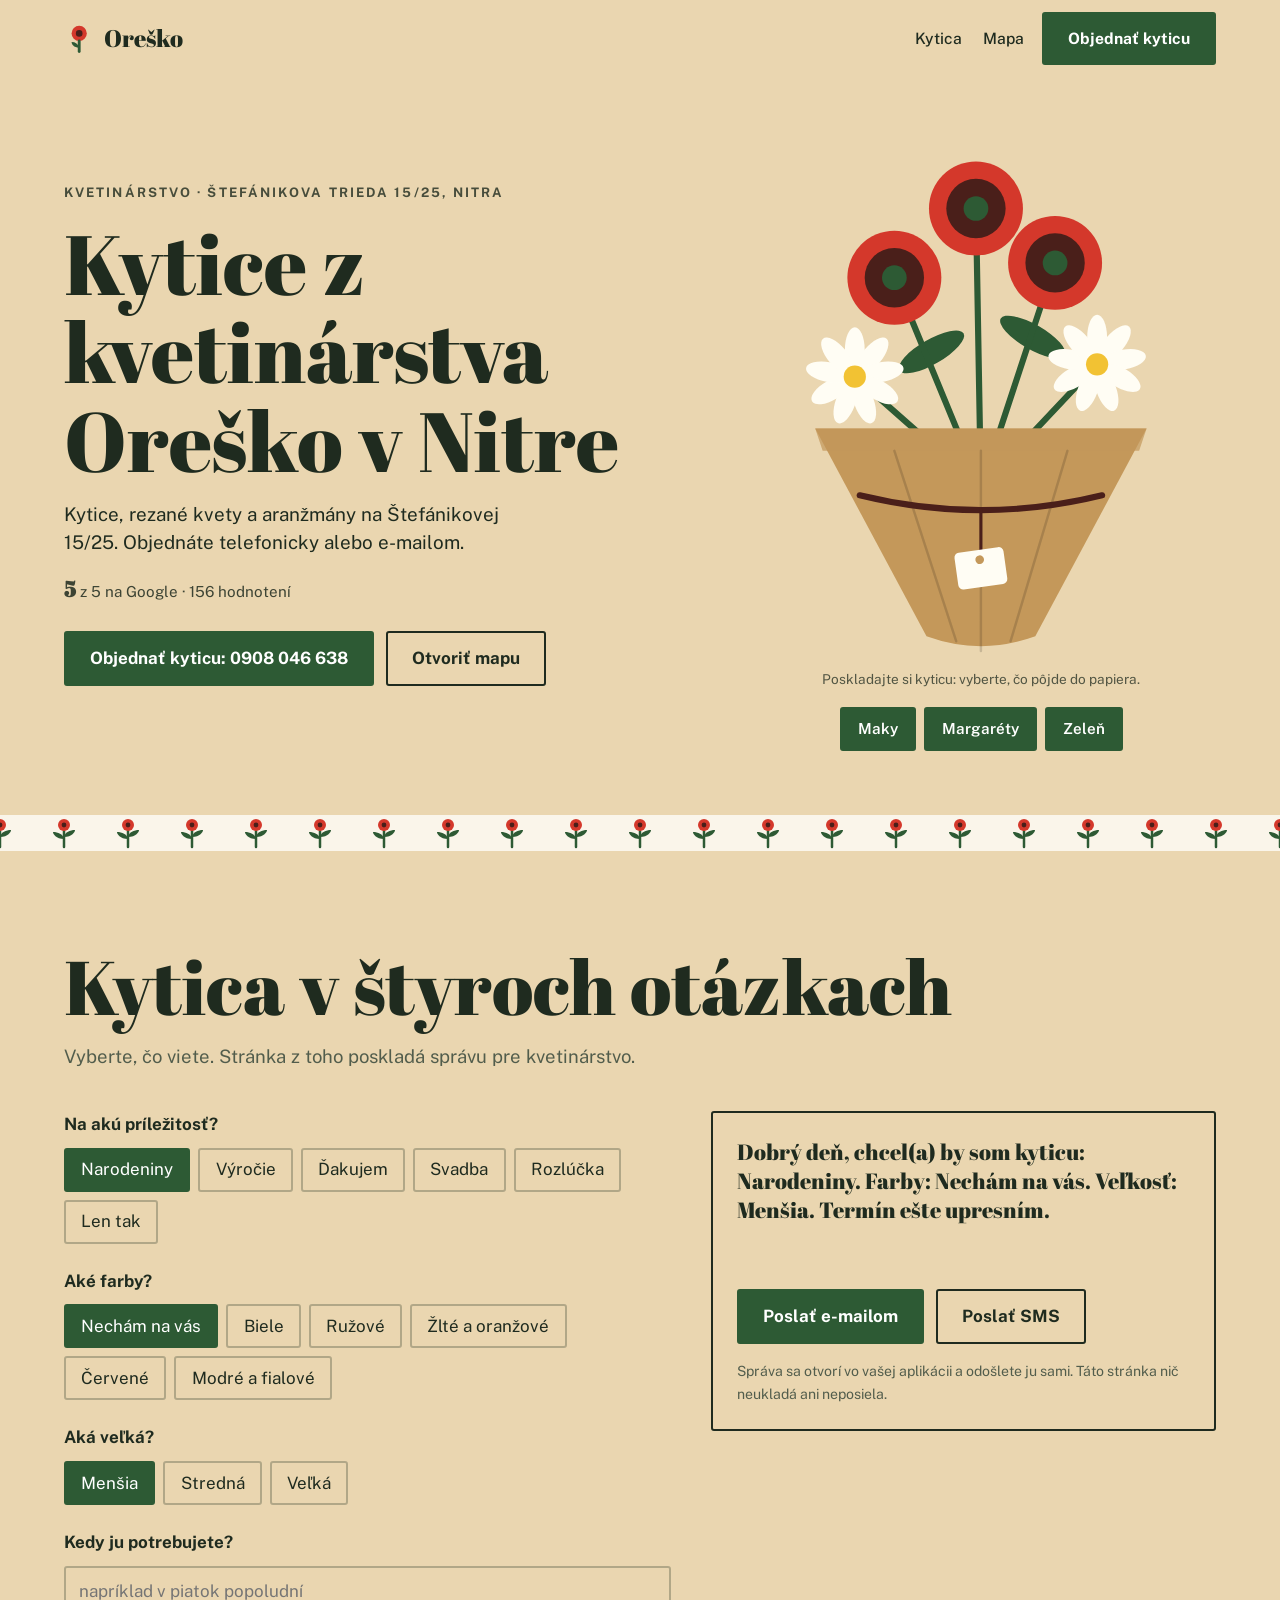
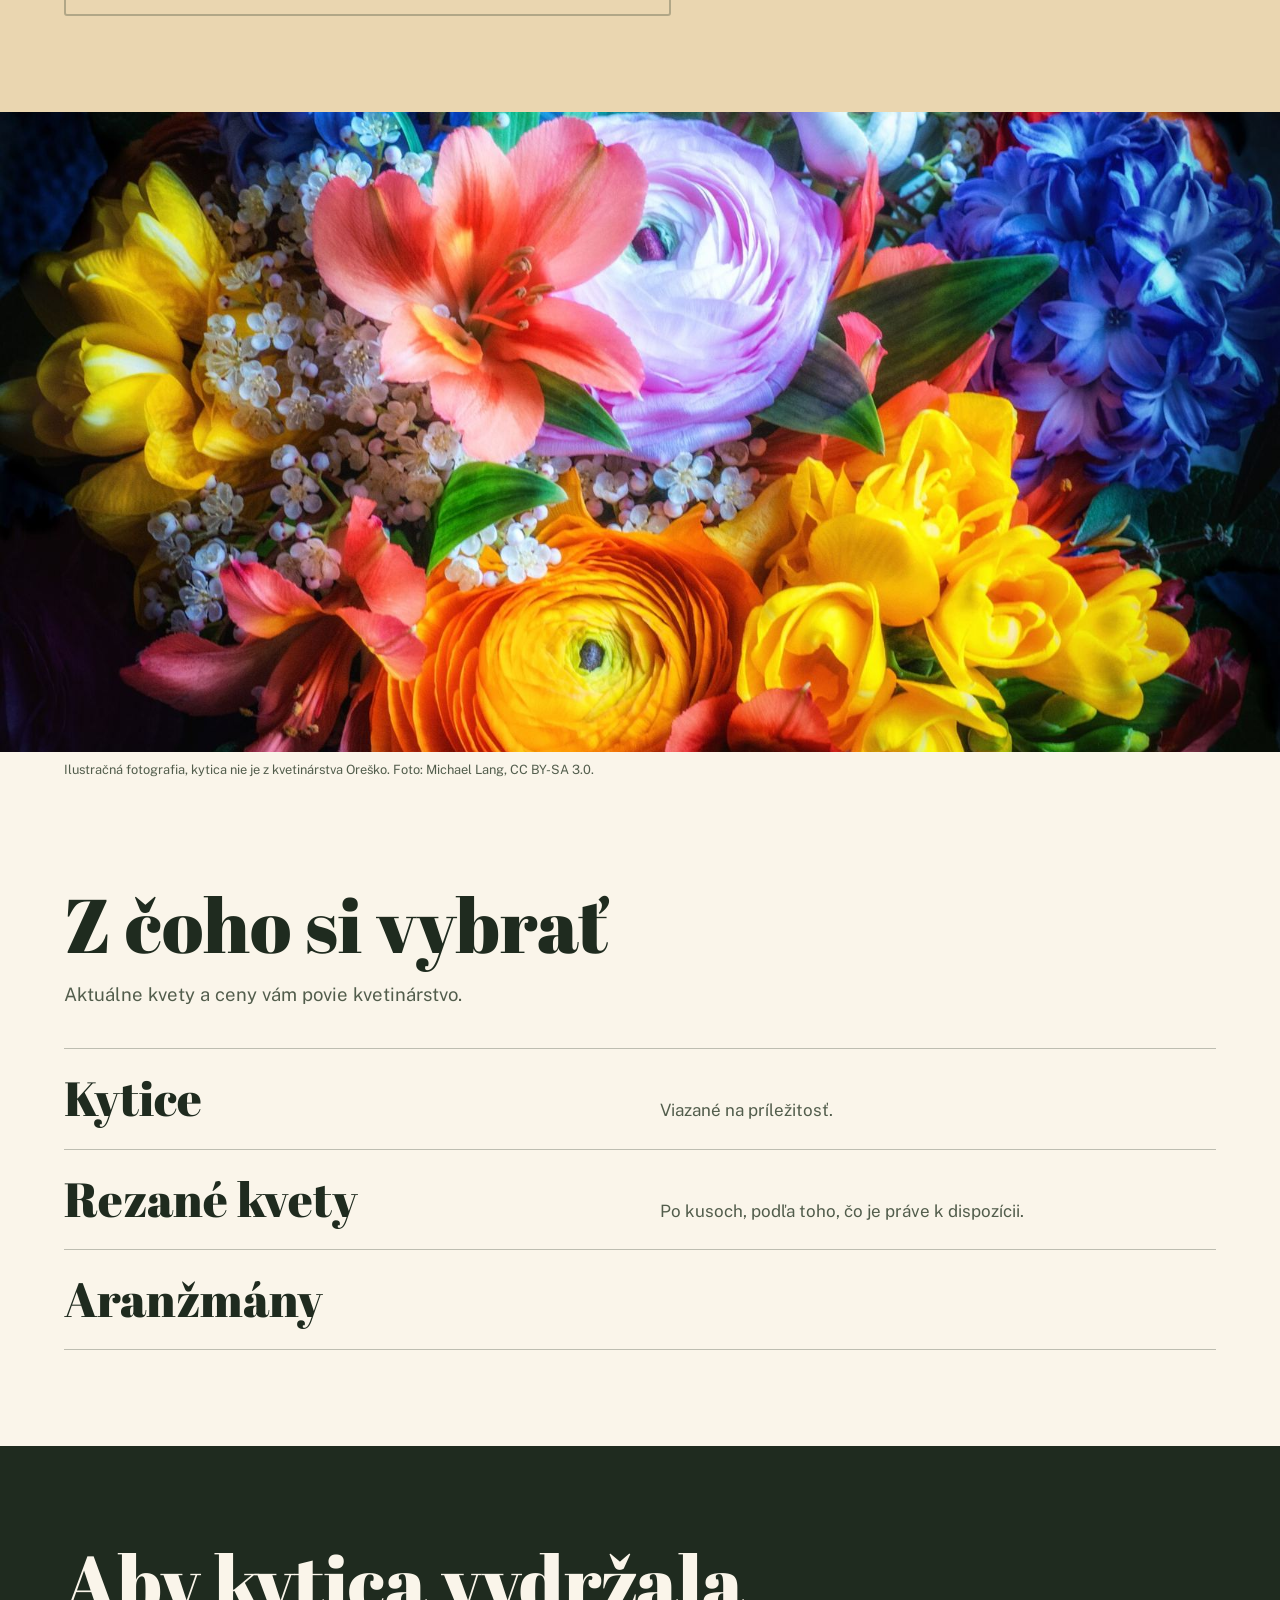
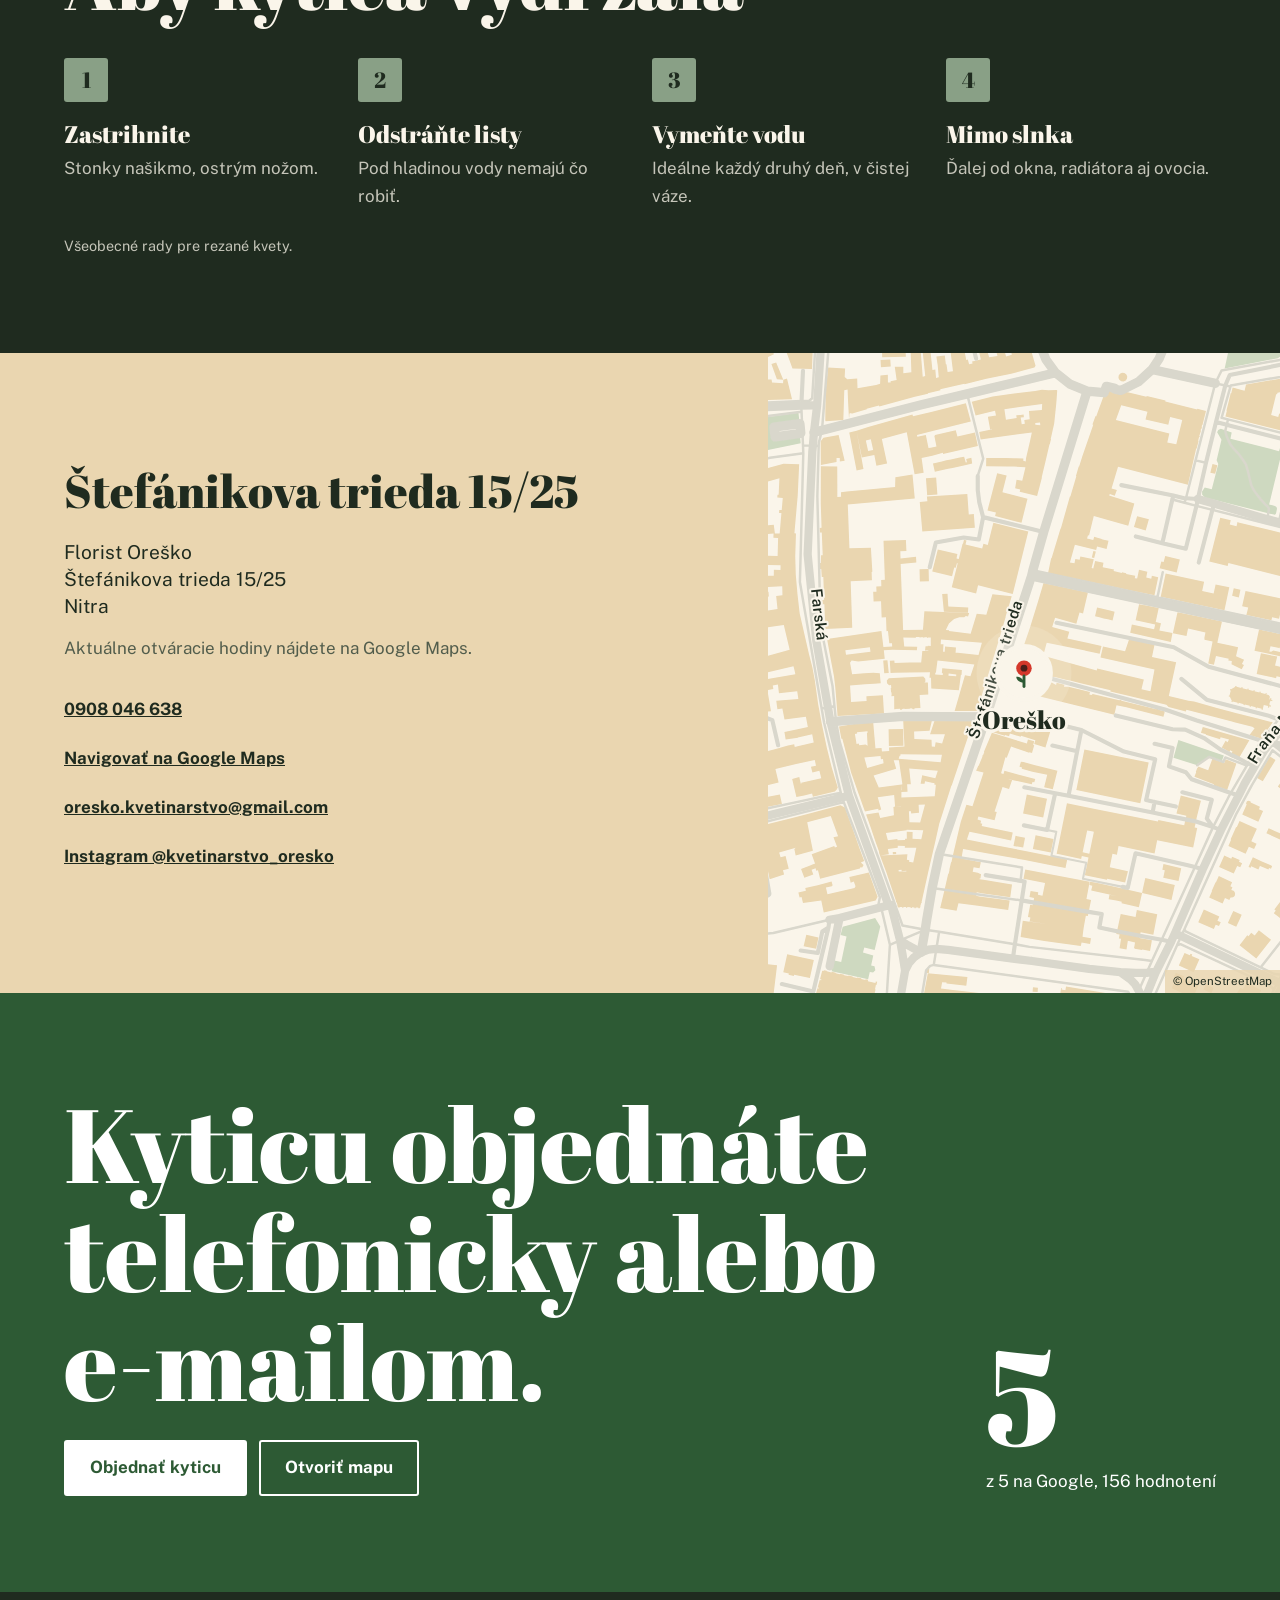
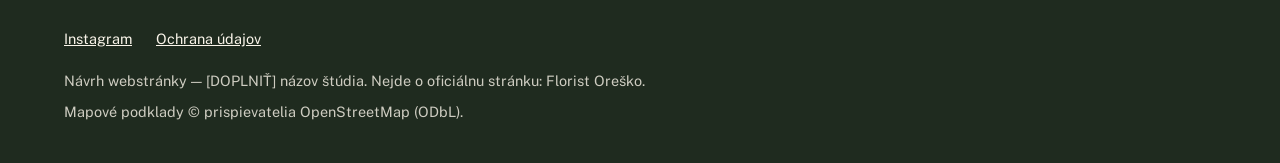
<file: index.html>
<!doctype html>
<html lang="sk">
<head>
  <meta charset="utf-8">
  <meta name="viewport" content="width=device-width, initial-scale=1">
  <title>Florist Oreško Nitra | Kvetinárstvo na Štefánikovej triede</title>
  <meta name="description" content="Florist Oreško na Štefánikovej 15/25 v Nitre: kytice, rezané kvety a aranžmány. Objednávka telefonicky alebo e-mailom.">
  <meta name="theme-color" content="#ead6b0">
  <meta property="og:type" content="website">
  <meta property="og:locale" content="sk_SK">
  <meta property="og:title" content="Florist Oreško Nitra | Kvetinárstvo na Štefánikovej triede">
  <meta property="og:description" content="Kvetinárstvo na Štefánikovej triede 15/25 v Nitre.">
  <meta property="og:image" content="assets/og.jpg">
  <meta property="og:image:width" content="1200">
  <meta property="og:image:height" content="630">
  <meta property="og:image:alt" content="Kytica kvetov zabalená v kraftovom papieri a previazaná špagátom s visačkou">
  <link rel="icon" href="assets/favicon.svg" type="image/svg+xml">
  <link rel="preconnect" href="https://fonts.googleapis.com">
  <link rel="preconnect" href="https://fonts.gstatic.com" crossorigin>
  <link href="https://fonts.googleapis.com/css2?family=Abril+Fatface&family=Public+Sans:wght@400;500;700&display=swap" rel="stylesheet">
  <link rel="stylesheet" href="style.css">
  <script defer src="idea.js"></script>
  <script defer src="site.js"></script>
  <script type="application/ld+json">
{
  "@context": "https://schema.org",
  "@type": "Florist",
  "name": "Florist Oreško",
  "address": {
    "@type": "PostalAddress",
    "streetAddress": "Štefánikova trieda 15/25",
    "addressLocality": "Nitra",
    "addressCountry": "SK"
  },
  "telephone": "+421908046638",
  "sameAs": [
    "https://www.instagram.com/kvetinarstvo_oresko/"
  ]
}
  </script>
</head>
<body>
  <a class="skip-link" href="#ponuka">Preskočiť na obsah</a>

  <header class="topbar">
    <a class="brand" href="#top" aria-label="Florist Oreško, začiatok stránky"><svg class="brand-mark" viewBox="0 0 32 32" aria-hidden="true" focusable="false"><circle cx="16" cy="11" r="8" fill="#d4382b"/><circle cx="16" cy="11" r="3.5" fill="#4a1f1a"/><path d="M16 19 V30" stroke="#2d5a34" stroke-width="3" stroke-linecap="round"/><path d="M16 26 C10 26 8 22 8 20 C12 20 15 22 16 26Z" fill="#2d5a34"/></svg><span>Oreško</span></a>
    <nav class="topbar-nav" aria-label="Hlavná navigácia">
      <a href="#ponuka">Kytica</a>
      <a href="#hodiny">Mapa</a>
      <a class="button topbar-cta" href="tel:+421908046638">Objednať kyticu</a>
    </nav>
  </header>

  <main id="top">
    <section class="hero hero--split">

      <div class="hero-copy">
        <p class="hero-kicker">Kvetinárstvo · Štefánikova trieda 15/25, Nitra</p>
        <h1>Kytice z kvetinárstva Oreško v Nitre</h1>
        <p class="hero-lede">Kytice, rezané kvety a aranžmány na Štefánikovej 15/25. Objednáte telefonicky alebo e-mailom.</p>
        <p class="hero-rating"><strong>5</strong> z 5 na Google · 156 hodnotení</p>
        <div class="actions">
          <a class="button" href="tel:+421908046638">Objednať kyticu: 0908 046 638</a>
          <a class="button button-ghost" href="https://www.google.com/maps/search/?api=1&amp;query=Florist%20Ore%C5%A1ko%20%C5%A0tef%C3%A1nikova%20trieda%2015/25%20Nitra" rel="noopener">Otvoriť mapu</a>
        </div>
      </div>
      <div class="hero-art">
        <svg class="art bouquet" viewBox="0 0 380 440" role="img" aria-label="Kytica kvetov zabalená v kraftovom papieri a previazaná špagátom s visačkou">
<g class="part part-green"><ellipse class="fa3" cx="150" cy="190" rx="30" ry="10" transform="rotate(-30 150 190)"/>
<ellipse class="fa3" cx="232" cy="178" rx="30" ry="10" transform="rotate(30 232 178)"/></g>
<g class="part part-poppy"><path class="sa3" d="M190 300 L120 130" stroke-width="5"/><path class="sa3" d="M190 300 L250 118" stroke-width="5"/><path class="sa3" d="M190 300 L186 74" stroke-width="5"/><circle class="fa2" cx="120" cy="130" r="38"/><circle class="fa5" cx="120" cy="130" r="24"/><circle class="fa3" cx="120" cy="130" r="10"/><circle class="fa2" cx="250" cy="118" r="38"/><circle class="fa5" cx="250" cy="118" r="24"/><circle class="fa3" cx="250" cy="118" r="10"/><circle class="fa2" cx="186" cy="74" r="38"/><circle class="fa5" cx="186" cy="74" r="24"/><circle class="fa3" cx="186" cy="74" r="10"/></g>
<g class="part part-daisy"><path class="sa3" d="M190 300 L88 210" stroke-width="5"/><ellipse class="fa4" cx="88" cy="188" rx="8" ry="18" transform="rotate(0 88 210)"/><ellipse class="fa4" cx="88" cy="188" rx="8" ry="18" transform="rotate(40 88 210)"/><ellipse class="fa4" cx="88" cy="188" rx="8" ry="18" transform="rotate(80 88 210)"/><ellipse class="fa4" cx="88" cy="188" rx="8" ry="18" transform="rotate(120 88 210)"/><ellipse class="fa4" cx="88" cy="188" rx="8" ry="18" transform="rotate(160 88 210)"/><ellipse class="fa4" cx="88" cy="188" rx="8" ry="18" transform="rotate(200 88 210)"/><ellipse class="fa4" cx="88" cy="188" rx="8" ry="18" transform="rotate(240 88 210)"/><ellipse class="fa4" cx="88" cy="188" rx="8" ry="18" transform="rotate(280 88 210)"/><ellipse class="fa4" cx="88" cy="188" rx="8" ry="18" transform="rotate(320 88 210)"/><circle class="fa6" cx="88" cy="210" r="9"/><path class="sa3" d="M190 300 L284 200" stroke-width="5"/><ellipse class="fa4" cx="284" cy="178" rx="8" ry="18" transform="rotate(0 284 200)"/><ellipse class="fa4" cx="284" cy="178" rx="8" ry="18" transform="rotate(40 284 200)"/><ellipse class="fa4" cx="284" cy="178" rx="8" ry="18" transform="rotate(80 284 200)"/><ellipse class="fa4" cx="284" cy="178" rx="8" ry="18" transform="rotate(120 284 200)"/><ellipse class="fa4" cx="284" cy="178" rx="8" ry="18" transform="rotate(160 284 200)"/><ellipse class="fa4" cx="284" cy="178" rx="8" ry="18" transform="rotate(200 284 200)"/><ellipse class="fa4" cx="284" cy="178" rx="8" ry="18" transform="rotate(240 284 200)"/><ellipse class="fa4" cx="284" cy="178" rx="8" ry="18" transform="rotate(280 284 200)"/><ellipse class="fa4" cx="284" cy="178" rx="8" ry="18" transform="rotate(320 284 200)"/><circle class="fa6" cx="284" cy="200" r="9"/></g>
<path class="fa1" d="M56 252 H324 L234 420 Q190 436 146 420Z"/>
<path class="fa1" d="M56 252 H324 L318 270 H62Z" opacity=".7"/>
<path d="M120 270 L170 424 M190 270 V432 M260 270 L214 424" stroke="#000" stroke-width="2" opacity=".15" fill="none"/>
<path class="sa5" d="M92 306 Q190 330 288 306" stroke-width="5"/>
<path class="sa5" d="M190 318 V352" stroke-width="2.5"/>
<rect class="fa4" x="170" y="350" width="40" height="30" rx="4" transform="rotate(-8 190 365)"/>
<circle class="fa1" cx="190" cy="358" r="3.5" transform="rotate(-8 190 365)"/>
        </svg>
<p class="idea-hint">Poskladajte si kyticu: vyberte, čo pôjde do papiera.</p>
<div class="controls" role="group" aria-label="Čo bude v kytici"><button class="control" type="button" data-part="poppy" aria-pressed="true">Maky</button><button class="control" type="button" data-part="daisy" aria-pressed="true">Margaréty</button><button class="control" type="button" data-part="green" aria-pressed="true">Zeleň</button></div>
      </div>
    </section>

    <div class="divider" aria-hidden="true"></div>

    <section class="block tone-alt " id="ponuka">
      <div class="block-inner">
        <h2 class="block-title">Kytica v štyroch otázkach</h2><p class="block-lead">Vyberte, čo viete. Stránka z toho poskladá správu pre kvetinárstvo.</p>
        <form class="bouquet-form" data-email="oresko.kvetinarstvo@gmail.com" data-phone="+421908046638">
          <div class="bouquet-fields"><fieldset><legend>Na akú príležitosť?</legend><div class="choice-row"><label class="choice"><input type="radio" name="prilezitost" value="Narodeniny" checked><span>Narodeniny</span></label><label class="choice"><input type="radio" name="prilezitost" value="Výročie"><span>Výročie</span></label><label class="choice"><input type="radio" name="prilezitost" value="Ďakujem"><span>Ďakujem</span></label><label class="choice"><input type="radio" name="prilezitost" value="Svadba"><span>Svadba</span></label><label class="choice"><input type="radio" name="prilezitost" value="Rozlúčka"><span>Rozlúčka</span></label><label class="choice"><input type="radio" name="prilezitost" value="Len tak"><span>Len tak</span></label></div></fieldset><fieldset><legend>Aké farby?</legend><div class="choice-row"><label class="choice"><input type="radio" name="farby" value="Nechám na vás" checked><span>Nechám na vás</span></label><label class="choice"><input type="radio" name="farby" value="Biele"><span>Biele</span></label><label class="choice"><input type="radio" name="farby" value="Ružové"><span>Ružové</span></label><label class="choice"><input type="radio" name="farby" value="Žlté a oranžové"><span>Žlté a oranžové</span></label><label class="choice"><input type="radio" name="farby" value="Červené"><span>Červené</span></label><label class="choice"><input type="radio" name="farby" value="Modré a fialové"><span>Modré a fialové</span></label></div></fieldset><fieldset><legend>Aká veľká?</legend><div class="choice-row"><label class="choice"><input type="radio" name="velkost" value="Menšia" checked><span>Menšia</span></label><label class="choice"><input type="radio" name="velkost" value="Stredná"><span>Stredná</span></label><label class="choice"><input type="radio" name="velkost" value="Veľká"><span>Veľká</span></label></div></fieldset><div><label class="bouquet-label" for="bouquet-when">Kedy ju potrebujete?</label><input class="bouquet-when" id="bouquet-when" name="kedy" type="text" autocomplete="off" placeholder="napríklad v piatok popoludní"></div></div>
          <div class="bouquet-result"><output class="bouquet-text" aria-live="polite"></output><div class="actions"><a class="button" data-send="mail" href="#ponuka">Poslať e-mailom</a><a class="button button-ghost" data-send="sms" href="#ponuka">Poslať SMS</a></div><p class="bouquet-note">Správa sa otvorí vo vašej aplikácii a odošlete ju sami. Táto stránka nič neukladá ani neposiela.</p></div>
        </form>
      </div>
    </section>

    <section class="block tone-base ">
      <figure class="photo-band">
        <img src="assets/photos/kytica-jar.jpg" width="1707" height="1280" alt="Pestrá jarná kytica s ranunkulusmi, frézami a hyacintmi na tmavom pozadí" loading="lazy">
        <figcaption>Ilustračná fotografia, kytica nie je z kvetinárstva Oreško. Foto: Michael Lang, CC BY-SA 3.0.</figcaption>
      </figure>
    </section>

    <section class="block tone-base ">
      <div class="block-inner">
        <h2 class="block-title">Z čoho si vybrať</h2><p class="block-lead">Aktuálne kvety a ceny vám povie kvetinárstvo.</p>
        <ul class="rows"><li class="row"><h3 class="row-name">Kytice</h3><p class="row-text">Viazané na príležitosť.</p></li><li class="row"><h3 class="row-name">Rezané kvety</h3><p class="row-text">Po kusoch, podľa toho, čo je práve k dispozícii.</p></li><li class="row"><h3 class="row-name">Aranžmány</h3></li></ul>
        
      </div>
    </section>

    <section class="block tone-ink ">
      <div class="block-inner">
        <h2 class="block-title">Aby kytica vydržala</h2>
        <ol class="steps" style="--step-count: 4"><li class="step"><h3 class="step-title">Zastrihnite</h3><p class="step-text">Stonky našikmo, ostrým nožom.</p></li><li class="step"><h3 class="step-title">Odstráňte listy</h3><p class="step-text">Pod hladinou vody nemajú čo robiť.</p></li><li class="step"><h3 class="step-title">Vymeňte vodu</h3><p class="step-text">Ideálne každý druhý deň, v čistej váze.</p></li><li class="step"><h3 class="step-title">Mimo slnka</h3><p class="step-text">Ďalej od okna, radiátora aj ovocia.</p></li></ol>
        <p class="block-note">Všeobecné rady pre rezané kvety.</p>
      </div>
    </section>

    <section class="block tone-alt " id="hodiny">
      <div class="place-grid place-grid--flip">
        <div class="place-map"><svg class="street-map" viewBox="0 0 960 620" role="img" aria-label="Mapa okolia: Florist Oreško" preserveAspectRatio="xMidYMid slice">
  <rect width="960" height="620" fill="var(--bg)"/>
  <path d="M670.6 73.4L668.2 74.7L667.1 76.7L671.3 84.1L666.6 104.0L668.2 107.5L661.9 132.1L655.1 130.3L652.5 134.1L652.6 137.4L655.3 139.9L721.0 156.3L722.8 156.7L723.7 156.1L724.2 155.2L725.1 151.0L724.6 149.1L723.1 148.2L720.7 147.6L717.5 146.7L718.2 143.9L729.4 97.4L735.1 99.0L736.3 94.4L735.1 90.9L729.2 88.3L727.0 95.1L680.0 83.0L681.2 77.0L670.6 73.4ZM746.6 -98.1L770.9 -58.2L771.0 -57.0L770.9 -55.8L770.0 -53.9L768.6 -52.5L766.8 -51.9L764.9 -52.0L743.3 -56.9L736.4 -61.8L745.1 -97.6L746.6 -98.1ZM765.0 -111.6L756.6 -106.1L754.5 -103.8L754.8 -101.0L756.9 -99.3L759.4 -99.4L763.8 -102.3L789.7 -59.9L791.0 -59.7L791.3 -60.8L765.4 -103.3L769.5 -106.0L771.0 -107.8L770.8 -110.4L768.8 -112.4L766.9 -112.6L765.0 -111.6ZM783.6 -32.8L782.4 -32.0L763.6 -19.6L727.7 -27.1L734.0 -52.5L779.4 -41.3L782.9 -37.2L783.6 -32.8ZM177.2 471.4L220.4 461.1L231.3 523.7L180.6 532.2L179.6 504.5L186.4 504.2L187.7 507.6L189.5 508.5L191.9 509.1L194.3 508.4L196.4 506.7L197.1 505.2L197.1 503.4L207.7 501.4L207.3 499.6L196.9 501.5L196.2 499.1L194.4 497.7L191.7 497.0L189.1 497.7L187.0 499.4L186.3 502.4L179.5 502.7L177.2 471.4ZM920.3 275.1L909.3 276.1L890.2 261.4L890.9 258.5L889.6 256.2L930.7 234.8L940.8 244.9L920.3 275.1ZM335.8 547.4L340.8 555.6L335.3 578.4L325.3 575.9L324.0 580.7L334.0 583.6L331.9 593.3L335.2 594.2L336.0 598.0L333.8 600.1L330.6 599.6L329.0 606.7L293.6 599.0L296.2 588.5L302.9 590.0L308.1 565.3L302.3 563.9L304.4 555.7L335.8 547.4ZM654.1 -10.6L659.4 -31.4L665.9 -35.3L752.9 -14.7L753.0 -12.1L725.8 5.0L674.4 15.0L678.6 -4.6L654.1 -10.6ZM186.1 68.2L200.4 100.4L263.7 87.5L262.7 78.3L238.6 81.7L237.2 71.5L262.6 67.9L261.5 58.0L186.1 68.2ZM624.8 392.2L629.6 374.9L673.6 390.0L671.6 395.6L659.3 391.3L647.8 399.4L624.8 392.2ZM459.0 -140.8L470.7 -133.2L475.5 -127.7L487.5 -123.9L506.6 -73.6L498.3 -65.4L495.7 -58.2L489.7 -52.3L480.1 -58.6L459.0 -140.8ZM-16.1 560.9L-17.5 597.0L12.5 645.1L64.5 650.7L65.3 639.1L45.2 638.1L45.0 630.9L33.0 635.1L25.3 634.3L15.1 630.1L18.0 577.6L29.4 573.1L38.5 573.7L49.2 578.0L49.2 567.3L-16.1 560.9ZM47.8 413.1L40.3 414.4L-13.9 420.8L-12.3 433.1L49.3 425.3L47.8 413.1ZM-133.3 99.0L-88.5 73.4L-94.5 66.6L-53.5 39.2L-71.1 7.7L-40.5 -11.6L-35.3 -1.8L-66.8 93.8L-78.4 84.1L-125.5 110.9L-133.3 99.0ZM0.6 645.6L-13.5 643.3L-18.4 640.5L-21.4 635.3L-21.1 611.3L0.6 645.6ZM151.4 262.9L157.2 287.6L130.7 269.8L133.2 244.8L140.3 218.7L151.4 262.9Z" fill="color-mix(in srgb, #4f8a4a 26%, var(--bg))"/>
  <path d="M549.2 -33.3L551.7 -34.6L554.4 -35.1L557.2 -35.1L559.9 -34.3L562.3 -33.0L564.3 -31.1L565.8 -28.7L566.7 -26.1L566.9 -23.4L566.5 -20.6L565.4 -18.1L563.8 -15.9L561.5 -14.0L558.8 -12.8L555.8 -12.3L552.9 -12.6L550.1 -13.7L547.7 -15.4L545.8 -17.6L544.6 -20.3L544.1 -23.3L544.3 -26.2L545.3 -29.0L547.0 -31.4L549.2 -33.3ZM-175.4 -969.0L-181.6 -971.9L-187.2 -964.1L-197.5 -926.7L-236.3 -800.0L-253.4 -740.4L-263.4 -715.1L-279.4 -682.9L-302.2 -638.7L-324.7 -601.9L-354.0 -557.6L-382.2 -517.4L-413.3 -476.7L-444.0 -442.0L-466.6 -416.3L-500.1 -382.7L-537.5 -347.6L-568.7 -321.7L-606.3 -292.1L-636.9 -270.1L-669.9 -247.2L-705.9 -224.6L-753.5 -198.3L-779.6 -184.8L-807.2 -172.4L-816.5 -168.9L-876.0 -143.7L-940.4 -121.6L-983.7 -108.2L-1029.9 -97.4L-1064.8 -91.3L-1103.9 -86.0L-1152.2 -79.4L-1196.0 -74.5L-1247.5 -72.7L-1301.7 -72.1L-1353.8 -74.5L-1412.1 -78.5L-1451.6 -83.7L-1496.8 -92.5L-1547.5 -105.5L-1611.6 -124.9L-1722.9 -165.5L-1778.8 -189.2L-1854.8 -223.5L-2151.6 -436.8L-2288.7 -545.3L-2347.0 -587.9L-2498.9 -676.6L-2555.7 -701.1L-2662.7 -746.3L-2767.4 -792.7L-2880.6 -842.8L-2972.4 -883.0L-3009.3 -897.9L-3053.7 -920.1L-3075.3 -880.3L-2977.4 -828.9L-2897.7 -797.5L-2798.0 -758.2L-2704.9 -711.2L-2655.3 -688.9L-2553.5 -637.3L-2496.3 -605.8L-2070.2 -296.8L-1969.9 -228.5L-1920.1 -197.3L-1878.4 -172.8L-1805.9 -130.3L-1739.7 -106.1L-1568.5 -49.5L-1439.4 -25.0L-1305.4 -15.0L-1159.3 -17.9L-1059.6 -33.5L-974.1 -54.2L-891.4 -80.6L-748.9 -138.3L-637.8 -200.3L-550.8 -263.7L-486.0 -318.6L-385.5 -422.6L-322.8 -503.1L-277.2 -570.1L-196.7 -720.4L-144.0 -842.9L-108.8 -910.0L-83.3 -964.2L-88.2 -967.3L-70.5 -1003.4L-61.7 -1042.7L-41.8 -1148.1L-27.1 -1211.3L-18.8 -1236.9L10.7 -1300.3L52.0 -1358.7L109.0 -1410.0L158.2 -1447.8L206.9 -1472.6L241.8 -1483.6L283.5 -1494.2L327.0 -1499.9L375.0 -1500.6L424.0 -1495.9L474.8 -1484.7L521.5 -1468.4L575.7 -1439.9L615.6 -1407.9L644.8 -1383.7L673.3 -1349.5L705.4 -1299.6L725.3 -1263.3L756.7 -1189.2L778.1 -1140.0L794.5 -1091.6L814.4 -1036.7L838.6 -992.5L856.4 -954.8L881.4 -913.5L905.6 -872.1L953.4 -800.2L993.3 -741.0L1028.9 -697.6L1066.7 -652.7L1106.6 -607.8L1160.0 -544.4L1202.7 -495.2L1232.0 -441.8L1261.2 -375.6L1279.7 -302.9L1287.5 -238.0L1286.8 -181.7L1280.4 -134.0L1270.4 -73.4L1253.3 -23.6L1225.5 40.6L1213.4 59.8L1165.0 128.9L1090.2 218.7L1040.3 283.5L983.3 354.1L924.1 429.6L866.4 504.4L805.9 582.8L756.0 651.2L726.8 701.8L702.5 756.0L685.4 815.8L675.5 865.0L669.0 908.5L666.2 977.6L676.9 1059.5L686.1 1113.7L704.0 1169.3L736.7 1238.4L773.8 1298.3L939.1 1528.4L1025.3 1649.6L1136.5 1802.8L1173.5 1859.8L1200.6 1919.7L1219.8 1975.3L1234.8 2049.4L1239.1 2101.4L1234.1 2297.4L1230.5 2405.1L1227.0 2519.1L1224.8 2620.3L1227.0 2666.6L1239.1 2733.6L1271.1 2846.3L1287.5 2896.2L1305.4 2966.0L1324.6 3032.3L1331.7 3069.4L1331.7 3115.7L1329.6 3172.7L1318.9 3229.7L1283.3 3340.9L1241.2 3448.6L1195.6 3578.3L1178.5 3621.1L1164.0 3660.8L1149.3 3700.9L1091.6 3837.8L1029.6 3998.2L1008.9 4050.9L991.8 4128.6L984.7 4156.4L980.4 4219.9L980.9 4268.3L985.8 4268.3L985.7 4275.5L980.6 4275.4L981.1 4288.3L989.7 4337.5L1004.7 4392.4L1018.9 4437.3L1036.7 4478.7L1058.8 4522.2L1093.7 4584.2L1152.2 4689.7L1198.5 4771.7L1223.4 4820.9L1242.7 4866.5L1263.3 4932.8L1271.6 4952.2L1281.1 4993.4L1311.1 5101.8L1333.9 5170.9L1355.2 5220.1L1378.7 5260.8L1407.2 5297.1L1417.3 5308.7L1449.3 5339.9L1479.9 5367.7L1518.4 5389.8L1572.7 5417.4L1618.5 5443.6L1681.6 5481.8L1739.3 5514.6L1813.4 5553.8L1870.4 5598.7L1915.3 5647.2L1951.2 5695.5L1965.7 5715.0L1979.8 5734.1L2000.1 5761.3L2040.0 5814.8L2047.8 5810.5L2053.9 5817.9L2060.7 5826.2L2050.0 5832.6L2273.0 6118.5L2338.5 6198.4L2390.6 6263.3L2454.7 6328.2L2474.7 6349.3L2492.5 6368.1L2556.8 6405.8L2642.0 6455.7L2725.3 6489.3L2810.2 6513.2L2914.5 6539.2L3007.5 6550.2L3113.0 6545.9L3214.1 6538.7L3270.1 6525.2L3310.4 6515.7L3425.5 6473.5L3519.4 6443.1L3607.1 6430.3L3680.7 6431.3L3738.0 6437.4L3792.2 6449.7L3855.0 6470.0L3919.0 6494.0L3979.7 6529.2L4173.4 6729.0L4233.2 6784.6L4379.3 6881.6L4553.2 6967.1L4677.8 7034.2L4735.6 7077.7L4833.2 7177.5L4920.8 7308.0L4990.6 7417.1L5075.4 7530.5L5142.4 7599.0L5291.3 7721.0L5441.0 7845.1L5543.6 8001.0L5567.8 8066.5L5729.1 8772.7L5772.4 8894.7L5809.7 8973.4L5864.1 9066.2L5936.6 9154.0L6084.8 9261.9L6200.7 9318.4L6325.6 9360.8L6438.5 9377.9L6542.3 9385.0L6754.9 9363.8L7118.5 9318.8L7505.5 9283.4L7547.4 9291.2L7618.0 9329.9L7689.9 9393.9L7738.2 9474.6L8037.8 10070.9L8082.4 10139.1L8119.7 10186.3L8166.4 10225.1L8220.0 10270.3L8310.2 10328.1L8416.1 10385.8L8592.0 10491.2L8741.5 10601.2L8880.8 10772.5L8966.2 10916.6L9082.7 11156.7L9139.9 11257.6L9225.2 11487.5L9889.5 13099.1L10057.4 13509.0L10076.4 13598.0L10078.8 13703.7L10063.6 13833.4L10039.5 13906.7L9856.3 14269.2L9820.1 14390.5L9809.3 14462.8L9802.9 14584.5L9813.7 14655.6L9869.5 14821.2L9988.2 15112.6L10011.3 15191.2L10035.6 15251.1L10048.8 15289.0L10058.3 15331.3L10124.1 15783.3L10165.9 15917.9L10201.0 15906.7L10178.9 15839.1L10163.2 15778.5L10151.9 15709.2L10134.9 15577.8L10120.2 15457.4L10100.9 15326.5L10083.3 15261.7L10054.5 15184.8L10018.9 15086.1L9863.0 14697.0L9846.6 14633.9L9841.6 14599.4L9839.1 14552.8L9838.1 14492.9L9841.7 14454.9L9849.8 14408.9L9863.4 14355.0L9882.8 14300.6L9901.4 14254.6L10059.7 13946.6L10081.7 13897.2L10098.3 13842.0L10111.8 13760.9L10120.0 13690.0L10110.9 13605.5L10097.3 13528.2L9986.2 13193.7L9697.0 12497.0L9643.2 12369.3L9564.3 12172.6L9440.0 11878.5L9344.8 11645.9L9152.1 11213.4L9131.6 11151.6L9117.9 11088.1L9038.8 10913.9L8984.6 10817.1L8913.1 10702.8L8831.8 10604.1L8684.4 10470.0L8522.4 10366.6L8278.5 10230.4L8239.2 10195.1L8136.5 10103.3L8119.3 10077.1L7897.6 9634.0L7768.5 9392.8L7740.3 9353.4L7704.4 9313.0L7676.8 9287.0L7633.0 9272.7L7588.8 9250.1L7533.8 9232.0L7462.1 9220.9L7347.4 9231.9L7194.1 9261.3L6991.2 9289.3L6813.7 9315.2L6689.5 9332.0L6593.1 9339.9L6505.6 9343.2L6414.6 9331.9L6314.9 9316.3L6211.7 9276.9L6109.7 9217.1L6027.8 9150.0L5945.0 9064.9L5879.9 8971.7L5827.8 8875.5L5774.4 8722.2L5681.7 8336.9L5585.4 8008.0L5573.4 7977.7L5551.9 7940.4L5486.8 7847.0L5479.1 7834.6L5476.9 7824.6L5476.3 7813.8L5427.4 7778.7L5180.8 7565.1L5102.1 7488.0L5043.7 7402.0L4900.6 7183.9L4847.2 7105.7L4825.1 7081.2L4792.2 7053.4L4741.6 7016.4L4698.9 6988.0L4578.7 6926.7L4391.4 6845.4L4350.4 6820.3L4273.1 6763.2L4232.7 6726.0L4206.2 6695.5L4035.8 6526.9L3994.8 6491.1L3971.4 6473.8L3938.8 6456.6L3904.0 6438.9L3828.3 6410.0L3762.4 6392.2L3707.0 6383.7L3653.5 6379.1L3617.5 6380.4L3584.0 6383.2L3532.9 6391.3L3475.9 6403.9L3434.7 6416.6L3354.8 6446.5L3298.8 6468.6L3251.0 6485.7L3197.4 6493.6L3144.6 6496.3L3078.1 6498.3L2979.4 6500.0L2925.1 6495.3L2884.1 6489.3L2869.0 6487.0L2823.1 6476.9L2778.8 6464.4L2702.5 6437.0L2648.9 6411.9L2591.6 6375.9L2517.9 6323.7L2472.4 6285.7L2425.0 6241.7L2391.4 6201.4L2338.4 6133.2L2296.5 6075.3L2228.5 5985.8L2152.6 5887.2L2138.1 5820.5L2132.6 5810.4L2112.3 5825.4L2086.5 5793.2L2082.0 5787.5L2103.8 5772.4L2098.9 5764.9L2092.3 5760.3L2081.7 5756.9L2069.3 5756.9L2039.9 5715.7L1977.9 5636.8L1933.1 5582.9L1885.7 5535.2L1824.2 5493.8L1773.9 5451.5L1646.9 5382.9L1540.1 5323.4L1490.7 5290.2L1463.5 5262.9L1414.1 5185.3L1397.0 5141.9L1340.6 4948.4L1315.4 4869.7L1289.2 4807.2L1249.4 4732.3L1246.8 4727.5L1204.8 4656.6L1195.4 4640.8L1106.8 4493.6L1087.6 4453.3L1066.7 4395.3L1040.6 4295.7L1039.9 4250.9L1039.8 4212.2L1042.2 4171.8L1048.8 4131.7L1058.8 4087.2L1072.8 4039.3L1165.8 3800.8L1220.4 3654.3L1245.7 3584.9L1258.4 3550.2L1317.7 3391.0L1357.2 3290.2L1366.0 3254.8L1371.0 3218.0L1377.4 3160.5L1377.9 3072.7L1370.5 3014.1L1364.9 2983.6L1337.3 2882.9L1316.1 2810.4L1298.5 2747.2L1285.3 2694.2L1278.3 2657.5L1275.0 2610.2L1277.3 2598.8L1278.1 2594.9L1290.7 2334.3L1297.2 2134.2L1295.7 2080.8L1291.7 2041.5L1285.6 2002.7L1270.5 1949.3L1257.4 1906.5L1238.8 1867.6L1225.2 1838.9L1213.1 1818.3L1195.4 1788.5L929.4 1426.2L836.7 1300.7L798.4 1245.3L766.7 1193.9L753.1 1160.6L735.4 1101.7L727.4 1056.3L716.3 987.8L716.8 930.9L721.3 878.5L734.9 818.0L756.6 752.0L768.7 729.3L803.5 667.8L841.2 616.4L892.1 551.9L949.1 478.9L1023.1 386.7L1093.2 287.9L1192.7 158.9L1233.7 106.5L1267.5 53.1L1290.7 4.8L1310.3 -48.1L1328.0 -134.8L1334.5 -197.3L1332.5 -247.1L1323.9 -320.7L1308.8 -377.6L1284.6 -442.6L1264.0 -485.4L1237.3 -530.3L1209.0 -565.0L1185.4 -590.7L1154.1 -620.2L1134.4 -638.7L1125.4 -649.1L1122.1 -652.9L1118.6 -657.0L1084.1 -697.0L1034.4 -760.3L992.4 -818.6L955.4 -873.0L924.9 -926.0L892.9 -979.4L860.6 -1042.1L838.2 -1092.0L833.1 -1103.2L817.4 -1140.5L786.5 -1217.3L759.4 -1281.0L744.2 -1311.2L733.1 -1330.7L718.3 -1352.0L704.5 -1370.3L691.4 -1386.2L679.8 -1399.4L667.3 -1412.5L652.4 -1427.0L629.4 -1444.4L596.8 -1469.0L574.3 -1482.2L550.6 -1493.9L515.3 -1509.1L491.6 -1516.4L458.6 -1525.6L432.8 -1532.3L417.1 -1533.8L392.6 -1536.2L362.3 -1537.9L337.7 -1536.4L306.1 -1533.0L277.8 -1529.2L260.1 -1525.0L227.6 -1516.1L200.0 -1506.9L172.1 -1494.1L145.3 -1480.7L115.8 -1463.0L97.6 -1449.8L77.4 -1432.7L55.5 -1413.6L32.1 -1389.7L19.7 -1374.2L0.1 -1348.6L-10.2 -1331.9L-25.2 -1304.6L-41.5 -1271.9L-62.1 -1227.4L-105.5 -1138.6L-110.5 -1125.6L-115.7 -1123.5L-138.6 -1069.7L-146.0 -1048.1L-137.6 -1045.2L-142.5 -1032.3L-167.9 -966.1L-175.4 -969.0Z" fill="color-mix(in srgb, #3a8fb7 34%, var(--bg))"/>
  <path d="M681.4 357.1L663.7 352.5L666.0 343.7L683.3 348.2L681.4 357.1ZM227.9 397.1L217.9 399.5L217.4 397.6L206.0 400.4L204.0 392.7L239.5 383.6L241.8 393.6L227.9 397.1ZM350.9 13.0L341.4 13.7L341.0 6.8L350.5 6.3L350.9 13.0ZM348.1 21.1L348.2 28.5L350.9 28.5L350.7 27.4L356.6 26.2L354.8 13.4L363.1 13.4L363.1 19.6L370.9 18.7L374.3 42.5L339.8 51.8L339.5 50.8L337.9 42.6L338.5 42.3L336.7 31.0L340.6 29.9L340.9 21.7L348.1 21.1ZM643.9 479.1L609.0 472.1L606.5 484.9L571.6 477.7L567.3 476.6L565.7 485.1L563.1 498.1L580.7 502.0L578.0 512.9L560.6 509.2L560.3 510.3L538.9 505.9L542.5 488.8L543.3 485.2L547.7 463.8L545.6 463.3L550.0 442.0L609.8 453.8L610.1 452.4L635.2 457.6L645.3 459.6L647.8 460.1L643.9 479.1ZM428.5 66.3L395.3 74.7L390.0 57.1L423.7 48.6L428.5 66.3ZM776.1 252.7L770.9 251.6L771.0 251.3L762.3 249.3L763.2 245.1L777.1 248.2L776.1 252.7ZM919.1 73.9L906.6 58.7L907.0 56.1L919.6 46.7L922.7 49.8L932.5 62.8L923.1 70.5L919.1 73.9ZM567.8 250.6L565.8 259.1L561.2 258.0L563.3 249.4L567.8 250.6ZM478.6 -31.5L473.2 -30.1L472.5 -32.9L473.3 -33.1L472.0 -38.3L476.4 -39.8L478.6 -31.5ZM541.1 179.7L547.1 181.2L548.0 177.9L548.7 178.2L552.8 179.4L550.8 187.4L549.9 190.9L529.3 185.8L524.5 202.9L528.9 203.7L529.7 199.5L533.9 200.4L534.6 197.2L547.6 199.9L545.5 208.3L542.3 221.3L503.3 213.1L506.3 198.8L506.7 198.9L515.4 170.0L515.7 170.1L542.0 176.5L541.1 179.7ZM449.4 233.6L468.1 235.7L467.3 238.6L466.1 242.5L463.8 250.0L462.1 255.6L443.5 253.5L449.4 233.6ZM706.5 354.0L701.1 362.1L683.7 357.6L686.0 348.9L706.5 354.0ZM569.6 341.3L569.2 341.1L560.7 339.0L561.9 334.0L572.3 336.4L573.7 335.8L574.5 337.0L580.4 338.4L579.1 343.3L569.6 341.3ZM409.7 5.5L407.2 -14.8L412.8 -15.5L417.2 4.7L409.7 5.5ZM357.7 477.3L357.7 479.2L348.1 480.6L349.1 485.7L340.5 486.8L339.5 483.9L339.8 483.7L336.3 473.9L348.1 472.1L357.4 470.8L357.4 472.0L357.7 477.3ZM700.2 473.0L682.8 465.2L685.5 459.1L686.1 459.4L688.8 453.3L705.6 460.8L700.2 473.0ZM588.1 258.9L591.5 243.5L595.8 244.4L595.9 244.1L610.5 247.0L607.6 260.6L607.1 262.9L588.1 258.9ZM334.6 365.7L328.4 366.4L318.2 367.5L318.4 368.7L316.2 369.1L315.2 359.4L333.9 357.4L334.6 365.7ZM278.6 577.1L266.5 574.6L269.1 563.6L280.9 566.2L278.6 577.1ZM452.9 60.6L453.6 64.6L445.7 65.8L445.0 61.8L452.9 60.6ZM372.0 470.5L366.5 470.5L366.4 463.9L372.1 464.0L372.0 470.5ZM400.4 310.2L400.8 305.3L419.8 307.0L419.5 311.9L418.9 311.7L414.4 311.4L407.0 310.6L401.5 310.3L400.4 310.2ZM-62.3 140.9L-45.9 145.3L-54.4 176.9L-70.7 172.5L-66.0 154.6L-62.3 140.9ZM400.5 389.3L360.3 388.6L360.3 390.2L359.5 390.2L358.6 393.0L358.8 394.6L353.8 394.6L344.0 397.5L343.4 393.3L342.4 386.1L349.4 385.6L349.2 382.1L364.2 381.3L374.2 381.1L376.9 380.9L381.9 380.6L390.7 381.1L393.7 381.4L399.6 381.5L421.9 383.3L416.5 399.5L399.2 396.5L400.5 389.3ZM708.7 496.9L708.6 496.8L706.5 495.9L706.0 495.7L704.3 495.0L699.7 492.9L701.7 488.5L710.5 492.7L708.7 496.9ZM515.4 485.9L511.6 485.1L514.3 472.3L517.8 473.0L515.4 485.9ZM233.1 315.6L234.4 322.4L217.1 325.9L214.4 326.7L212.7 319.7L233.1 315.6ZM234.0 -49.5L229.6 -48.8L227.9 -55.5L232.4 -56.3L234.0 -49.5ZM545.1 634.9L537.5 633.6L537.3 635.2L529.9 633.9L530.2 632.5L522.4 631.0L522.1 632.6L513.4 631.1L516.0 615.1L516.7 615.2L516.4 616.7L520.1 617.4L520.7 613.6L567.9 621.5L567.5 623.7L572.6 624.4L571.9 629.1L577.3 630.1L576.5 634.2L574.8 634.0L573.7 639.8L567.7 638.7L567.5 640.2L544.9 636.5L545.1 634.9ZM593.8 325.7L593.4 325.5L579.0 322.5L565.7 319.6L549.0 316.1L550.5 307.5L550.8 305.7L596.1 316.4L593.8 325.7ZM214.6 422.8L215.4 427.7L206.9 429.3L206.1 425.0L214.6 422.8ZM551.1 513.5L549.5 521.7L545.1 520.7L546.2 516.1L547.0 512.8L551.1 513.5ZM436.6 526.4L466.1 530.3L464.7 539.5L435.3 535.5L436.6 526.4ZM743.6 472.2L736.9 469.3L744.1 460.1L749.9 464.7L743.6 472.2ZM681.9 517.6L680.8 520.2L683.0 521.0L683.4 521.3L684.1 522.3L684.5 523.4L684.3 525.5L683.6 526.5L682.5 527.3L681.3 527.6L680.1 527.5L678.9 529.9L674.7 527.9L672.4 533.2L659.4 527.5L662.1 521.5L661.8 521.3L665.6 512.6L666.0 512.8L668.7 506.7L681.6 512.7L679.9 516.7L681.9 517.6ZM325.2 310.3L326.0 321.0L311.5 322.1L297.1 323.2L295.9 313.2L313.5 311.3L325.2 310.3ZM228.4 294.2L253.0 287.4L247.3 263.6L220.7 267.2L220.1 258.6L262.7 252.3L271.8 292.1L229.9 302.6L229.8 302.2L227.9 294.3L228.4 294.2ZM502.5 553.2L499.6 569.7L476.7 565.7L478.8 549.9L485.4 550.9L485.9 550.9L502.5 553.2ZM647.3 450.1L637.3 448.2L627.7 446.0L631.9 428.7L651.4 433.7L647.3 450.1ZM260.4 5.8L256.4 5.8L252.8 7.0L249.8 -0.9L252.0 -1.3L259.9 -2.3L260.4 5.8ZM617.9 340.7L563.6 328.0L563.9 326.7L565.7 319.6L579.0 322.5L593.4 325.5L593.8 325.7L602.5 327.6L620.1 332.0L617.9 340.7ZM479.9 62.3L476.8 62.5L476.5 60.1L479.6 59.6L479.9 62.3ZM224.0 178.2L224.2 184.6L211.0 184.9L212.3 196.1L203.9 196.9L202.1 181.6L209.5 180.4L209.5 180.1L213.6 179.9L213.6 179.5L224.0 178.2ZM400.7 378.3L399.6 381.5L393.7 381.4L394.4 377.0L400.7 378.3ZM235.3 10.7L239.9 9.1L246.8 26.0L240.6 25.5L235.3 10.7ZM567.3 476.6L571.6 477.7L570.0 486.0L565.7 485.1L567.3 476.6ZM462.3 255.6L456.1 276.8L428.3 271.9L434.2 252.6L443.5 253.5L462.1 255.6L462.3 255.6ZM120.7 140.2L129.2 154.4L102.5 170.0L94.6 155.7L120.7 140.2ZM301.5 101.7L298.4 101.8L297.7 94.6L301.3 94.6L301.5 101.7ZM678.3 296.2L666.0 293.5L664.0 302.0L658.5 300.8L662.7 279.6L667.3 280.6L681.1 283.7L678.3 296.2ZM243.3 174.8L245.0 155.1L242.7 154.9L242.9 152.1L245.3 152.2L246.3 140.4L241.0 140.0L241.2 137.3L242.3 137.3L260.8 138.1L257.6 174.7L243.3 174.8ZM225.2 22.4L231.0 22.3L231.0 25.6L235.5 25.6L235.9 28.5L246.6 29.2L246.8 26.0L250.4 24.6L255.3 44.9L228.1 45.6L227.0 26.3L225.2 22.4ZM571.1 110.2L564.8 131.3L570.0 132.8L567.9 138.4L563.1 136.5L562.5 138.1L586.9 145.9L583.9 156.6L523.9 141.0L524.5 139.0L524.9 139.1L530.7 119.3L530.3 119.1L533.0 109.9L533.4 110.0L536.6 99.8L571.1 110.2ZM544.4 335.0L530.7 331.8L532.1 325.6L532.3 325.6L543.9 328.5L543.3 330.9L545.3 331.4L544.4 335.0ZM415.5 80.9L432.5 77.1L435.3 90.2L401.6 97.8L401.5 96.7L399.8 89.4L398.8 84.9L415.5 80.9ZM399.6 277.5L399.3 282.1L399.2 289.0L397.4 288.8L387.3 287.6L384.1 288.2L384.6 284.1L386.8 284.2L386.8 283.5L389.7 283.8L389.7 275.6L386.8 275.6L386.7 276.1L386.1 276.1L386.1 275.4L383.3 275.3L383.3 276.0L382.6 275.9L382.6 275.4L379.6 275.3L379.5 275.8L378.9 275.9L378.9 275.2L375.2 275.2L375.3 275.9L363.1 275.7L362.3 268.3L362.9 268.4L382.1 268.2L399.9 268.7L399.6 277.5ZM370.1 -4.8L365.1 -4.5L365.6 3.6L342.6 4.2L342.5 -0.7L332.4 -0.2L332.0 -9.6L343.8 -10.1L370.0 -11.4L370.1 -4.8ZM241.1 345.0L240.0 336.8L261.4 335.3L260.3 327.6L242.6 329.7L241.6 321.2L277.3 316.8L280.6 340.3L245.9 344.4L241.1 345.0ZM499.4 333.7L482.0 329.0L479.3 336.7L479.2 337.1L463.4 331.4L469.2 314.7L485.9 320.0L496.7 323.3L498.1 323.7L501.9 324.9L499.4 333.7ZM592.7 436.3L530.7 423.3L538.5 384.2L600.8 396.8L592.7 436.3ZM451.5 452.7L435.8 449.1L435.0 452.0L438.5 453.1L437.8 455.5L439.6 456.0L439.0 458.2L418.7 454.3L424.2 437.7L430.1 439.0L451.5 444.2L453.6 444.7L451.5 452.7ZM310.9 189.2L331.7 188.7L333.1 212.0L332.4 212.1L332.7 220.2L312.1 221.0L302.0 221.3L301.8 216.6L285.6 216.9L284.1 217.1L283.6 209.3L282.0 209.3L281.7 203.4L283.3 203.5L283.4 195.9L285.0 195.9L301.0 195.4L300.8 189.3L310.9 189.2ZM652.6 230.5L649.7 244.1L612.4 236.1L617.2 213.6L654.5 221.5L652.6 230.5ZM378.6 -18.4L381.9 23.0L384.3 22.3L386.9 39.1L387.0 39.5L374.3 42.5L370.9 18.7L370.1 -4.8L370.0 -11.4L370.1 -17.9L378.6 -18.4ZM931.7 293.4L919.8 284.0L937.2 261.9L949.0 271.1L931.7 293.4ZM490.4 50.3L469.2 53.3L468.5 39.5L490.7 36.7L490.4 50.3ZM411.1 617.0L417.8 617.8L416.8 625.8L410.1 625.0L411.1 617.0ZM539.6 288.4L539.8 287.3L541.1 280.8L555.1 283.9L553.3 291.3L539.6 288.4ZM184.5 37.4L218.8 35.4L216.0 20.8L205.1 -4.0L197.9 1.6L195.6 -1.4L209.3 -12.5L212.3 -6.6L216.1 2.3L219.0 9.5L225.2 22.4L227.0 26.3L228.1 45.6L176.9 48.3L174.1 49.8L172.3 48.0L172.6 46.1L168.6 41.4L179.6 31.8L184.5 37.4ZM755.8 488.8L751.7 494.5L744.5 489.3L748.9 483.3L755.8 488.8ZM404.0 670.1L406.1 657.3L434.5 661.8L435.3 656.4L444.7 657.9L443.9 663.3L445.0 663.4L440.2 693.5L401.3 687.2L401.6 685.0L404.0 670.1ZM343.4 393.3L341.4 393.6L341.0 390.4L325.3 391.8L328.1 402.1L312.5 406.3L307.6 387.6L326.0 383.8L329.1 383.5L342.0 382.6L342.4 386.1L343.4 393.3ZM598.3 280.9L595.7 292.7L577.9 288.9L582.0 276.9L598.3 280.9ZM422.8 312.1L428.1 313.2L443.8 316.6L434.4 346.7L412.8 346.9L422.8 312.1ZM367.2 425.0L361.3 425.2L361.3 423.6L361.7 423.6L361.4 417.9L362.2 417.8L366.8 417.8L367.2 425.0ZM637.3 345.6L639.3 336.9L644.8 337.7L666.0 343.7L663.7 352.5L637.3 345.6ZM413.9 208.0L412.4 207.7L410.3 216.3L391.1 211.7L396.5 190.3L415.5 194.8L414.6 199.1L416.8 199.6L415.8 203.8L415.0 203.7L413.9 208.0ZM706.5 495.9L704.9 499.5L700.1 497.3L699.6 498.6L697.5 497.9L699.7 492.9L704.3 495.0L706.0 495.7L706.5 495.9ZM507.3 319.5L511.1 321.6L511.6 319.5L519.2 321.4L518.7 323.4L523.0 323.4L532.1 325.6L530.7 331.8L511.3 327.1L501.9 324.9L498.1 323.7L496.7 323.3L498.3 317.4L507.3 319.5ZM638.8 127.6L571.1 110.2L536.6 99.8L547.0 69.8L618.8 86.7L627.5 88.5L646.8 92.5L638.8 127.6ZM759.8 253.7L744.6 250.4L743.3 256.1L735.8 254.3L739.7 235.8L762.8 241.3L759.8 253.7ZM400.7 378.3L403.4 369.3L389.0 369.4L393.6 355.4L394.5 355.4L394.5 355.7L430.5 356.6L430.8 357.1L421.9 383.3L399.6 381.5L400.7 378.3ZM328.4 366.4L334.6 365.7L336.1 382.9L329.1 383.5L328.9 380.7L328.5 380.4L327.8 368.0L328.6 368.0L328.4 366.4ZM679.1 386.5L671.6 382.2L675.3 375.7L677.2 377.0L678.6 374.5L670.4 372.3L669.9 374.1L656.1 369.8L656.3 369.4L651.4 367.9L653.2 362.3L698.3 375.1L688.0 392.8L687.3 394.0L679.2 390.9L680.3 389.0L682.0 386.1L679.8 384.9L679.1 386.5ZM688.8 573.7L696.3 564.0L697.5 565.1L700.1 561.7L703.5 564.2L707.5 559.1L719.3 568.3L705.0 586.6L688.8 573.7ZM263.3 388.5L261.7 380.8L276.3 377.4L274.8 369.4L261.0 372.4L259.5 364.7L270.6 362.3L284.2 359.7L289.0 382.3L263.3 388.5ZM464.8 -72.6L465.9 -69.0L466.7 -69.2L471.5 -53.0L448.1 -45.9L442.5 -66.0L445.5 -67.0L464.8 -72.6ZM246.0 234.8L245.8 226.0L197.6 228.0L197.6 238.6L188.1 238.9L188.6 217.4L237.6 215.7L258.9 214.5L260.6 233.9L246.0 234.8ZM922.7 49.8L940.4 37.6L954.5 56.0L946.2 61.5L939.4 72.0L928.1 77.2L923.1 70.5L932.5 62.8L922.7 49.8ZM625.8 639.6L612.1 633.5L618.3 619.9L631.9 625.9L625.8 639.6ZM453.6 64.6L454.2 68.6L446.5 70.0L445.7 65.8L453.6 64.6ZM64.2 459.9L64.3 452.1L67.1 452.0L67.0 460.0L64.2 459.9ZM382.4 462.3L366.3 461.8L366.2 454.6L369.0 454.5L379.4 454.8L397.9 456.0L394.2 472.7L380.5 471.0L382.4 462.3ZM722.5 539.0L731.0 527.8L743.7 537.6L735.1 548.9L730.2 545.0L728.2 547.5L722.0 542.7L723.9 540.1L722.5 539.0ZM885.8 344.7L876.1 337.2L885.7 324.6L895.4 332.1L885.8 344.7ZM274.6 302.9L257.3 305.8L256.7 303.4L230.7 309.6L229.0 302.5L229.8 302.2L229.9 302.6L271.8 292.1L274.6 302.9ZM399.2 289.0L399.3 282.1L402.0 282.2L401.6 289.3L399.2 289.0ZM353.0 485.5L352.8 483.4L356.1 483.3L356.2 485.3L353.0 485.5ZM206.8 237.8L206.3 232.7L219.0 231.9L219.3 234.5L219.4 237.0L214.1 237.3L206.8 237.8ZM548.0 198.6L545.7 198.0L547.2 191.8L549.6 192.3L548.0 198.6ZM161.3 260.6L168.4 290.8L171.5 289.2L167.0 270.7L171.8 269.6L178.7 298.4L158.9 302.7L167.4 338.8L154.1 342.0L145.8 309.0L138.4 310.9L136.2 300.8L144.8 298.8L142.7 290.8L148.0 289.6L150.0 286.4L152.4 288.7L157.2 287.6L151.4 262.9L161.3 260.6ZM374.2 141.0L309.3 146.7L309.1 144.6L308.2 134.2L355.1 129.7L355.4 120.3L372.0 117.8L374.2 141.0ZM720.4 337.3L719.1 336.9L718.5 337.7L717.8 339.5L717.9 341.3L719.3 341.5L719.1 342.6L717.7 342.2L717.4 343.6L716.2 343.4L716.6 341.9L712.3 340.9L711.1 345.8L710.1 345.5L710.3 344.6L705.6 343.4L705.4 344.3L704.3 344.1L704.5 343.2L699.8 342.0L699.6 342.9L698.5 342.5L698.7 341.7L693.9 340.6L693.7 341.3L692.6 341.0L692.8 340.3L688.0 338.9L687.9 339.9L686.8 339.6L687.0 338.7L682.3 337.5L681.7 338.3L680.8 337.6L681.3 336.9L679.3 332.8L678.5 333.1L678.3 332.0L679.1 331.8L680.3 326.9L679.5 326.6L679.8 325.5L680.6 325.8L684.7 323.4L684.6 322.6L685.7 322.5L685.9 323.3L690.6 324.5L690.7 323.6L691.8 323.9L691.7 324.8L696.4 326.0L696.6 325.1L697.7 325.3L697.5 326.2L702.3 327.4L702.5 326.5L703.5 326.8L703.3 327.7L708.1 328.8L708.3 327.9L709.4 328.2L709.2 329.1L713.9 330.3L714.1 329.4L715.2 329.6L714.8 331.3L715.3 330.8L717.3 331.6L718.2 333.1L717.7 335.4L718.3 335.6L718.7 334.3L719.7 334.4L719.4 335.8L720.7 336.2L720.4 337.3ZM616.4 501.2L614.0 500.7L615.1 495.1L632.3 499.1L629.7 511.6L614.9 508.4L616.4 501.2ZM206.9 429.3L215.4 427.7L216.2 432.2L207.8 433.9L206.9 429.3ZM103.3 130.2L103.2 129.4L99.7 129.9L100.5 135.8L90.9 137.2L89.3 126.9L111.3 123.5L113.7 128.6L103.3 130.2ZM722.9 244.0L722.1 247.4L729.0 248.9L727.1 257.4L720.4 256.1L719.7 259.0L711.6 257.2L713.4 246.9L712.3 246.7L713.1 241.8L722.9 244.0ZM631.8 684.6L620.6 679.4L624.3 671.5L635.5 676.9L631.8 684.6ZM237.4 174.9L238.7 174.8L243.3 174.8L257.6 174.7L259.1 174.8L258.4 197.5L241.3 196.6L241.8 179.2L237.2 179.0L237.4 174.9ZM204.1 403.3L205.2 403.0L209.5 420.7L200.7 421.9L196.9 404.7L204.1 403.3ZM424.1 613.0L404.9 610.9L404.9 609.9L400.7 609.5L399.6 615.7L411.1 617.0L410.1 625.0L402.6 624.1L382.9 621.8L386.8 600.9L425.2 604.4L424.1 613.0ZM707.7 267.9L730.0 272.6L727.2 285.8L718.8 284.1L717.7 289.1L717.2 291.3L703.3 288.5L707.7 267.9ZM940.4 37.6L922.7 49.8L919.6 46.7L914.2 38.3L931.8 25.9L940.4 37.6ZM227.5 74.2L228.9 78.3L230.3 82.3L230.2 83.7L212.8 89.5L208.7 88.6L206.9 85.8L207.1 81.5L209.4 79.5L226.2 72.7L227.5 74.2ZM469.8 477.5L471.8 467.7L481.0 469.6L479.2 479.1L469.8 477.5ZM403.2 289.3L403.5 284.4L414.1 285.2L413.7 290.4L403.2 289.3ZM537.2 252.3L533.8 251.3L493.6 240.7L498.9 222.9L541.9 232.0L537.2 252.3ZM237.7 210.0L244.1 210.2L244.2 205.5L227.1 205.4L227.1 215.4L215.8 215.8L216.2 196.4L241.3 196.6L258.4 197.5L258.9 214.5L237.6 215.7L237.7 210.0ZM151.2 367.7L164.6 364.8L170.2 389.1L156.7 391.7L151.2 367.7ZM429.4 627.4L419.9 626.3L416.8 625.8L417.8 617.8L440.7 620.5L439.7 628.8L429.4 627.4ZM326.0 -105.4L325.9 -96.1L312.8 -96.4L312.9 -67.3L326.6 -67.1L326.7 -58.2L294.3 -56.6L294.2 -106.6L321.7 -106.4L326.0 -105.4ZM683.7 357.6L681.4 357.1L683.3 348.2L686.0 348.9L683.7 357.6ZM611.1 268.8L606.0 267.6L607.1 262.9L607.6 260.6L612.7 261.7L611.1 268.8ZM310.8 507.7L329.7 503.2L338.2 526.8L336.3 530.3L286.0 542.0L283.6 530.3L280.1 515.6L293.6 512.1L294.6 515.5L293.9 516.5L288.1 517.9L289.6 524.3L315.8 518.3L316.8 516.6L315.1 512.1L312.1 513.1L310.8 507.7ZM200.0 139.8L194.7 142.7L190.1 132.5L201.3 125.3L207.6 135.2L215.0 162.9L209.8 163.4L200.0 139.8ZM474.0 664.9L473.6 669.6L463.5 668.9L463.9 664.2L474.0 664.9ZM680.7 545.0L682.8 540.5L690.9 544.3L688.9 548.7L680.7 545.0ZM465.5 422.4L459.2 420.4L451.5 444.2L430.1 439.0L440.8 406.4L468.5 413.6L465.5 422.4ZM804.1 461.0L794.0 474.1L785.0 467.1L789.2 461.6L788.4 460.9L794.2 453.2L804.1 461.0ZM203.8 163.4L195.1 167.3L188.6 153.4L178.6 161.9L172.7 170.4L170.3 176.1L169.1 178.9L163.4 176.5L152.9 172.3L153.7 170.3L156.8 162.9L166.9 148.6L190.1 132.5L194.7 142.7L203.8 163.4ZM406.7 245.6L426.0 246.5L425.7 251.7L402.4 250.6L400.7 233.4L405.9 233.2L406.7 245.6ZM372.4 61.3L376.3 79.4L376.7 81.2L380.8 101.7L382.8 115.9L374.0 117.4L366.4 76.8L342.3 83.3L347.4 107.0L337.0 109.2L335.0 98.9L333.9 94.0L331.6 83.6L329.0 71.6L372.0 59.6L372.4 61.3ZM704.9 499.5L706.5 495.9L708.6 496.8L707.1 500.4L704.9 499.5ZM344.2 288.0L331.3 289.3L330.7 285.1L306.9 288.0L307.6 292.3L292.4 294.8L289.2 277.1L341.9 269.2L343.8 284.9L344.2 288.0ZM615.3 202.4L616.8 196.6L631.0 200.0L627.9 212.7L611.4 208.6L613.0 201.9L615.3 202.4ZM152.9 172.3L163.4 176.5L161.6 180.9L167.7 183.4L159.4 209.2L153.9 207.5L152.7 211.2L140.5 209.6L152.9 172.3ZM224.7 170.2L225.2 175.8L223.9 175.9L224.0 176.8L224.0 178.2L213.6 179.5L213.6 179.9L209.5 180.1L209.5 180.4L202.1 181.6L198.6 181.7L198.7 173.4L224.7 170.2ZM487.8 387.6L485.1 386.7L485.0 387.3L467.5 381.2L463.3 392.0L462.0 391.6L441.5 385.6L448.9 367.8L482.8 378.4L488.9 379.8L489.9 380.1L487.9 387.1L487.8 387.6ZM258.0 308.8L257.3 305.8L274.6 302.9L275.3 306.2L258.0 308.8ZM507.9 422.5L499.5 420.8L502.5 408.6L488.1 405.6L489.9 399.2L512.4 404.7L507.9 422.5ZM472.9 62.9L476.8 62.5L477.8 69.0L454.8 72.5L454.2 68.6L453.6 64.6L452.9 60.6L452.7 59.7L461.6 58.4L462.5 64.7L472.9 62.9ZM735.5 287.6L727.2 285.8L730.0 272.6L752.3 277.4L747.8 298.0L734.1 294.9L734.0 295.0L734.5 292.6L735.5 287.6ZM667.3 280.6L662.7 279.6L654.8 277.9L654.8 275.6L655.8 270.7L647.4 268.8L650.3 255.6L671.8 260.0L667.3 280.6ZM270.6 362.3L268.7 352.5L248.0 355.1L245.9 344.4L280.6 340.3L284.2 359.7L270.6 362.3ZM444.0 629.3L450.1 630.0L448.4 640.6L442.3 639.7L444.0 629.3ZM345.1 296.3L319.4 298.9L313.0 297.9L311.5 300.1L313.5 311.3L295.9 313.2L292.4 294.8L307.6 292.3L331.3 289.3L344.2 288.0L345.1 296.3ZM656.2 611.5L663.7 615.1L661.5 620.3L653.8 616.7L656.2 611.5ZM230.9 411.4L227.9 397.1L241.8 393.6L253.5 390.8L257.4 389.9L259.3 398.2L239.2 402.9L242.3 416.0L232.4 418.4L230.9 411.4ZM503.7 36.2L511.6 35.9L512.2 36.4L511.3 48.6L497.6 49.3L497.9 43.7L503.5 43.2L503.7 36.2ZM120.4 -75.1L99.9 -52.5L89.5 -61.5L86.4 -64.2L107.7 -87.2L120.4 -75.1ZM396.5 -44.6L396.7 -42.3L398.1 -42.4L398.8 -36.2L391.2 -35.1L391.1 -38.1L390.4 -43.9L394.3 -44.4L396.5 -44.6ZM732.2 238.6L729.0 248.9L722.1 247.4L722.9 244.0L717.3 242.7L718.9 235.6L724.7 236.9L732.2 238.6ZM859.7 -26.4L854.6 -34.1L857.0 -35.7L852.0 -43.3L856.1 -46.1L857.6 -43.8L867.8 -50.5L872.7 -43.3L876.4 -37.8L859.7 -26.4ZM261.7 380.8L263.3 388.5L258.2 389.7L257.4 389.9L253.5 390.8L251.3 380.3L257.4 379.1L257.9 381.7L261.7 380.8ZM454.2 68.6L454.8 72.5L449.0 73.5L447.2 74.0L446.5 70.0L454.2 68.6ZM431.9 301.7L414.4 299.9L415.8 290.5L435.9 292.5L449.9 296.9L443.8 316.6L428.1 313.2L431.9 301.7ZM364.0 284.3L364.0 287.7L352.6 287.4L352.3 284.3L352.1 281.3L351.9 277.9L350.8 269.2L362.3 268.3L363.1 275.7L364.0 284.3ZM638.9 267.0L637.9 271.9L637.4 274.1L624.2 271.5L628.7 251.1L650.3 255.6L647.4 268.8L638.9 267.0ZM159.1 -11.3L160.8 -8.9L150.4 -1.3L162.2 12.0L167.1 7.7L184.6 27.3L179.6 31.8L168.6 41.4L131.6 -0.3L146.4 -11.9L154.4 -17.8L159.1 -11.3ZM383.5 319.3L386.9 319.2L387.3 330.8L378.9 331.2L379.7 343.9L373.9 344.1L373.9 345.0L372.2 345.0L372.2 344.6L371.3 344.7L371.3 344.2L369.4 344.3L369.4 344.7L364.5 344.9L364.5 344.6L362.5 344.6L362.6 344.9L361.7 345.0L361.8 345.5L360.0 345.5L359.9 344.6L355.5 344.8L355.5 345.2L354.3 345.1L354.2 332.4L351.6 332.6L351.6 331.4L351.8 331.5L351.6 328.7L351.2 328.7L350.9 324.5L351.4 324.5L351.2 321.6L349.3 321.8L347.3 320.0L347.1 317.2L349.0 315.1L382.4 313.5L384.4 315.5L384.5 318.3L383.5 319.3ZM693.1 302.3L690.9 306.4L683.9 302.9L684.2 299.0L684.5 297.8L691.1 301.2L693.1 302.3ZM561.2 258.0L557.1 257.1L559.2 248.6L563.3 249.4L561.2 258.0ZM386.4 143.6L388.1 172.4L381.5 173.0L379.0 144.3L386.4 143.6ZM361.5 502.0L361.3 500.6L358.5 500.8L358.6 502.2L357.6 502.3L351.4 502.5L351.4 503.1L346.6 503.1L340.5 486.8L367.1 485.7L366.5 490.9L366.0 501.6L361.5 502.0ZM478.3 123.8L476.4 132.3L471.4 131.1L472.8 122.8L478.3 123.8ZM473.6 669.6L473.3 674.4L463.1 673.5L463.5 668.9L473.6 669.6ZM208.6 438.4L207.8 433.9L216.2 432.2L216.9 436.6L208.6 438.4ZM409.1 103.1L410.8 111.3L406.6 112.2L404.8 104.0L409.1 103.1ZM407.6 641.9L412.5 642.5L412.8 640.9L419.7 641.9L419.6 643.5L433.9 645.3L434.1 643.6L443.1 644.8L442.9 646.4L449.9 647.4L449.4 651.7L449.3 652.9L406.4 648.8L406.6 647.3L407.6 641.9ZM360.4 439.3L361.3 447.0L361.6 455.2L331.5 459.6L327.0 447.0L339.1 445.2L340.7 450.4L354.0 447.7L353.5 439.7L355.1 439.4L360.4 439.3ZM257.4 389.9L258.2 389.7L263.3 388.5L289.0 382.3L293.7 401.2L281.8 404.6L275.0 406.4L273.6 400.7L278.5 399.9L277.3 394.2L259.3 398.2L257.4 389.9ZM724.6 313.2L724.2 315.0L705.4 311.0L709.5 290.9L725.3 294.1L723.2 302.8L731.8 304.9L734.1 294.9L747.8 298.0L743.4 319.1L733.9 317.0L734.3 315.3L724.6 313.2ZM598.4 342.6L597.0 347.9L579.1 343.3L580.4 338.4L598.4 342.6ZM225.2 175.8L224.7 170.2L224.4 167.6L237.6 166.4L238.7 174.8L237.4 174.9L225.2 175.8ZM622.5 664.9L602.2 656.2L609.3 640.0L628.9 648.4L623.8 660.5L624.3 660.7L622.5 664.9ZM378.3 445.3L370.7 446.2L370.5 443.9L368.5 443.9L369.0 454.5L366.2 454.6L361.6 455.5L361.6 455.2L361.3 447.0L360.4 439.3L361.0 439.2L362.5 439.1L377.9 437.7L378.3 445.3ZM693.2 297.2L691.1 301.2L684.5 297.8L685.4 293.8L693.2 297.2ZM669.3 687.0L666.1 693.1L651.8 685.7L655.0 679.8L669.3 687.0ZM504.7 88.3L501.0 104.4L481.9 102.3L485.9 85.1L504.7 88.3ZM230.9 411.4L232.4 418.4L225.8 420.0L224.2 412.9L230.9 411.4ZM429.4 627.4L427.4 637.7L418.1 636.6L419.9 626.3L429.4 627.4ZM380.8 531.8L381.1 531.8L380.7 532.9L380.5 532.9L379.5 535.9L379.8 535.8L379.3 537.3L379.1 537.1L379.0 537.8L378.8 537.9L377.6 537.8L377.6 537.1L375.1 537.1L375.1 537.8L373.9 537.8L373.9 537.1L371.4 536.9L371.4 537.7L370.2 537.6L370.2 536.9L366.9 536.8L366.9 537.5L365.7 537.4L365.7 536.7L363.2 536.8L363.2 537.5L362.0 537.4L362.0 536.7L359.5 536.6L359.4 537.3L358.2 537.2L358.0 536.5L357.8 536.7L357.2 535.2L357.5 535.1L356.5 532.0L356.2 532.1L355.9 531.2L356.1 531.0L346.6 503.1L351.4 503.1L351.4 502.5L357.6 502.3L358.6 502.2L366.0 502.3L386.9 504.2L380.8 531.8ZM550.5 667.2L551.6 667.6L552.5 668.4L553.0 669.5L553.0 670.7L552.6 671.8L551.9 672.8L550.8 673.4L549.7 673.5L548.2 684.4L524.5 681.4L527.0 662.9L541.5 664.8L541.0 668.6L546.5 669.3L546.8 666.8L550.5 667.2ZM477.0 628.3L476.5 633.7L473.1 633.3L462.9 631.7L460.4 631.2L461.2 620.7L480.4 623.4L480.0 628.6L477.0 628.3ZM759.8 253.7L756.8 267.2L741.7 263.8L743.3 256.1L744.6 250.4L747.8 251.1L759.8 253.7ZM348.1 472.1L336.3 473.9L331.5 459.6L361.6 455.2L361.6 455.5L366.2 454.6L366.3 461.8L366.3 462.3L346.2 465.0L348.1 472.1ZM448.4 640.6L450.1 630.0L460.4 631.2L462.9 631.7L461.2 642.3L448.4 640.6ZM410.8 649.7L410.0 655.4L404.7 654.8L404.3 656.4L394.0 654.5L394.5 650.4L391.3 649.7L392.2 646.3L406.4 648.8L410.8 649.7ZM543.3 485.2L542.5 488.8L536.0 487.2L536.8 483.6L543.3 485.2ZM391.2 99.6L389.6 91.7L395.2 90.5L399.8 89.4L401.5 96.7L391.2 99.6ZM354.4 297.9L354.6 300.2L355.1 309.7L350.7 310.0L350.0 298.2L354.4 297.9ZM723.7 394.2L711.3 414.9L705.8 411.6L718.2 390.9L723.7 394.2ZM277.6 -35.6L262.7 -34.3L262.6 -38.2L277.6 -39.5L277.6 -35.6ZM645.3 459.6L635.2 457.6L636.5 451.8L637.3 448.2L647.3 450.1L646.6 453.9L645.3 459.6ZM114.1 -93.8L129.2 -104.0L133.3 -97.5L149.4 -73.9L158.1 -59.2L159.1 -57.4L162.8 -51.3L150.4 -44.9L114.1 -93.8ZM317.8 75.6L324.5 112.4L317.8 113.9L310.7 77.1L317.8 75.2L317.8 75.6ZM476.8 62.5L472.9 62.9L472.5 60.4L476.5 60.1L476.8 62.5ZM422.0 100.4L423.6 106.1L423.9 108.4L419.5 109.5L417.7 101.3L422.0 100.4ZM99.9 -52.5L109.9 -42.9L98.2 -31.6L86.2 -42.9L91.3 -48.4L83.9 -55.2L89.5 -61.5L99.9 -52.5ZM686.5 496.9L688.3 492.9L691.3 494.2L689.5 498.3L686.5 496.9ZM238.5 -30.2L238.7 -27.2L239.1 -23.5L230.2 -21.7L228.1 -38.0L237.2 -38.8L238.5 -30.2ZM465.4 -36.5L458.4 -34.3L459.3 -31.3L452.8 -29.3L450.5 -37.3L449.5 -40.7L462.6 -45.3L465.4 -36.5ZM479.1 446.0L482.7 427.6L502.3 431.7L498.6 449.9L479.1 446.0ZM732.4 467.3L730.2 472.3L714.8 465.3L717.0 460.4L722.3 462.7L732.4 467.3ZM819.9 50.7L800.8 33.3L813.1 22.8L839.9 5.3L844.4 12.2L819.4 28.6L831.8 39.8L819.9 50.7ZM633.3 65.0L621.6 61.9L619.8 69.5L597.7 64.4L599.6 57.0L574.2 50.5L569.0 64.8L620.8 78.0L618.8 86.7L547.0 69.8L547.1 69.4L546.3 69.2L549.3 61.1L549.9 61.4L552.7 53.7L557.5 40.7L556.9 40.5L557.6 38.5L559.8 32.3L568.0 34.2L567.8 34.9L573.5 36.3L598.6 42.5L598.9 41.6L617.1 46.0L616.9 47.1L647.7 54.8L647.9 54.1L656.3 56.2L652.9 69.8L652.5 69.7L652.1 71.5L652.5 71.4L651.9 73.6L651.5 73.5L651.1 75.3L651.5 75.4L649.8 80.4L650.3 80.5L650.0 81.6L649.6 81.4L648.7 84.9L649.2 84.9L647.2 92.7L646.8 92.5L627.5 88.5L633.3 65.0ZM447.1 74.4L449.7 82.1L438.0 83.9L436.6 76.6L447.1 74.4ZM239.9 235.4L246.0 234.8L260.6 233.9L262.7 252.3L220.1 258.6L216.0 259.1L215.4 251.6L241.2 248.1L239.9 235.4ZM436.7 465.8L427.2 463.9L424.7 471.2L415.0 470.1L418.7 454.3L439.0 458.2L436.7 465.8ZM401.6 685.0L389.5 683.1L386.4 682.6L385.8 688.9L384.6 696.5L383.8 701.7L370.7 700.9L374.1 679.3L373.7 679.3L375.7 666.9L376.0 667.1L379.4 645.5L392.2 646.3L391.3 649.7L388.9 667.7L404.0 670.1L401.6 685.0ZM700.2 473.0L705.3 475.4L702.9 480.6L697.8 478.4L700.2 473.0ZM606.4 306.6L554.1 295.1L556.5 284.3L577.9 288.9L595.7 292.7L604.0 294.6L627.4 299.5L620.3 332.4L620.1 332.0L602.5 327.6L606.4 306.6ZM482.3 655.9L480.5 680.0L472.9 679.0L473.3 674.4L473.6 669.6L474.0 664.9L474.4 660.3L474.7 655.5L474.7 654.9L482.3 655.9ZM539.8 287.3L539.6 288.4L539.2 288.3L502.0 280.8L498.6 293.3L550.5 307.5L549.0 316.1L535.8 312.5L506.1 304.3L503.7 303.7L475.5 295.9L485.5 267.0L522.0 276.5L541.1 280.8L539.8 287.3ZM395.1 3.4L403.3 2.5L404.3 11.0L396.4 12.2L395.1 3.4ZM318.4 24.6L318.7 34.2L314.7 34.7L313.9 34.8L309.1 35.4L305.9 36.0L287.8 36.5L290.3 14.0L306.7 15.0L306.3 23.2L308.8 25.5L318.4 24.6ZM678.9 227.0L674.2 249.3L649.7 244.1L652.6 230.5L663.7 232.9L665.6 224.2L678.9 227.0ZM255.4 412.6L262.3 410.7L263.5 416.0L256.6 417.8L255.4 412.6ZM491.0 69.4L495.8 70.1L495.5 67.3L496.8 67.3L509.3 68.0L505.9 83.2L506.2 83.3L505.0 88.4L504.7 88.3L485.9 85.1L487.6 77.0L449.7 82.1L447.1 74.4L448.5 74.1L449.0 73.5L454.8 72.5L477.8 69.0L480.8 68.6L485.8 68.1L490.9 67.7L491.0 69.4ZM368.7 309.4L355.1 309.7L354.6 300.2L368.8 299.8L368.7 309.4ZM327.5 337.2L343.6 336.3L344.4 349.2L321.1 350.4L299.4 351.6L297.7 330.0L297.1 323.2L311.5 322.1L312.5 338.2L327.5 337.2ZM566.8 211.3L574.8 213.1L574.9 212.4L579.1 213.3L578.9 214.0L587.8 215.9L587.3 218.2L584.6 230.3L563.1 225.7L566.8 211.3ZM219.3 234.5L223.4 234.5L223.2 231.9L232.5 231.2L232.8 236.0L219.4 237.0L219.3 234.5ZM169.0 414.1L172.1 413.2L173.4 420.2L170.6 420.8L169.0 414.1ZM395.3 126.2L385.4 126.9L385.0 121.4L394.9 120.7L395.3 126.2ZM262.6 -38.2L262.3 -44.4L254.8 -43.5L254.1 -52.0L277.5 -53.9L277.6 -39.5L262.6 -38.2ZM655.3 679.5L648.1 675.8L650.4 671.3L657.7 675.3L655.3 679.5ZM416.9 326.6L390.2 324.9L389.9 314.6L388.4 314.6L388.9 309.2L394.1 309.7L393.9 311.5L401.3 312.0L401.5 310.3L407.0 310.6L406.8 312.6L414.3 313.2L414.4 311.4L418.9 311.7L416.9 326.6ZM343.6 336.3L327.5 337.2L327.3 332.6L343.3 331.6L343.6 336.3ZM649.9 587.4L644.4 599.8L630.0 593.4L635.5 581.3L640.7 583.5L641.3 582.0L643.0 582.7L642.4 584.2L649.9 587.4ZM599.5 211.8L598.4 217.6L590.2 215.8L591.4 210.0L599.5 211.8ZM243.5 427.7L245.5 437.0L218.8 441.9L215.3 422.7L225.4 420.1L226.8 427.9L229.6 427.3L230.2 430.1L243.5 427.7ZM602.1 579.3L594.5 577.8L594.4 578.3L587.0 577.1L587.1 576.5L586.6 576.4L587.6 571.0L580.6 569.5L577.4 568.9L577.6 568.3L574.0 567.5L571.9 567.2L572.6 563.4L591.8 566.8L603.9 569.0L602.1 579.3ZM417.7 101.3L419.5 109.5L415.2 110.4L413.4 102.2L417.7 101.3ZM734.5 292.6L734.0 295.0L717.2 291.3L717.7 289.1L719.4 289.3L721.5 288.3L731.6 290.4L734.2 292.6L734.5 292.6ZM692.1 616.2L691.8 616.5L693.0 617.3L689.9 622.6L686.8 620.9L686.1 620.4L689.6 614.8L692.1 616.2ZM484.2 173.0L469.1 233.4L435.5 225.0L433.6 232.9L410.0 227.0L415.8 203.8L416.8 199.6L420.5 184.7L420.9 184.8L421.9 180.9L424.3 181.6L423.3 185.4L439.5 189.4L440.7 184.8L444.9 185.9L450.3 164.5L484.2 173.0ZM364.0 284.3L376.6 284.6L376.2 288.0L364.0 287.7L364.0 284.3ZM626.1 515.4L622.9 529.9L603.8 525.4L603.9 525.0L605.1 520.3L595.4 518.0L597.5 508.7L626.1 515.4ZM249.6 -16.5L231.3 -12.4L237.8 1.2L219.0 9.5L216.1 2.3L219.8 0.7L215.9 -8.3L212.3 -6.6L209.3 -12.5L226.4 -21.3L230.2 -21.7L239.1 -23.5L249.3 -25.5L258.0 -27.2L261.1 -27.8L261.5 -27.8L277.7 -28.4L276.4 -4.5L259.9 -2.3L252.0 -1.3L249.6 -16.5ZM657.4 628.4L655.1 633.8L647.9 630.4L650.3 625.2L657.4 628.4ZM221.3 348.8L217.1 325.9L234.4 322.4L236.6 322.0L237.2 325.5L231.4 326.6L234.9 347.0L221.3 348.8ZM422.4 30.3L422.3 29.8L417.9 8.2L424.0 6.7L425.6 6.4L426.8 10.9L430.2 10.1L429.7 8.2L438.2 6.2L443.6 24.9L422.4 30.3ZM138.6 -11.4L143.7 -15.6L146.4 -11.9L131.6 -0.3L130.4 0.5L121.0 -8.1L132.9 -18.0L138.6 -11.4ZM389.6 91.7L391.2 99.6L380.8 101.7L376.7 81.2L384.9 79.4L387.5 92.1L389.6 91.7ZM603.3 218.8L603.9 215.9L610.0 217.3L609.4 220.2L603.3 218.8ZM902.0 31.6L910.8 39.9L904.8 46.2L896.0 38.2L902.0 31.6ZM520.2 498.9L508.6 496.7L510.3 488.3L521.9 490.6L520.2 498.9ZM474.4 660.3L474.0 664.9L463.9 664.2L464.2 659.4L474.4 660.3ZM413.4 102.2L415.2 110.4L410.8 111.3L409.1 103.1L413.4 102.2ZM587.3 218.2L589.6 218.5L590.2 215.8L598.4 217.6L603.3 218.8L609.4 220.2L606.4 234.8L584.6 230.3L587.3 218.2ZM545.3 331.4L546.6 330.4L561.9 334.0L560.7 339.0L544.4 335.0L545.3 331.4ZM461.0 54.4L461.6 58.4L452.7 59.7L451.9 55.9L449.6 42.1L468.5 39.5L469.2 53.3L461.0 54.4ZM306.3 104.5L301.6 105.0L301.5 101.7L301.3 94.6L297.7 94.6L298.4 101.8L298.4 105.7L283.2 108.6L283.0 85.4L285.7 82.0L300.4 79.4L306.3 104.5ZM256.6 458.4L257.4 458.2L258.2 461.3L255.9 461.8L255.3 458.7L256.6 458.4ZM391.3 16.4L394.1 16.0L394.8 24.1L397.4 23.5L398.9 35.0L399.1 36.1L386.9 39.1L384.3 22.3L381.6 -3.7L389.1 -4.5L391.3 16.4ZM380.5 637.8L381.1 633.9L381.7 629.8L382.3 625.4L382.9 621.8L402.6 624.1L410.1 625.0L416.8 625.8L419.9 626.3L418.1 636.6L401.0 634.3L400.4 638.5L396.2 638.1L396.1 639.2L396.0 640.5L402.6 640.8L401.9 647.0L392.2 646.3L379.4 645.5L379.9 641.8L380.5 637.8ZM671.5 646.0L672.8 646.8L677.5 649.6L672.2 658.2L666.4 654.6L671.5 646.0ZM560.0 189.8L555.4 188.6L557.3 180.8L561.9 182.0L560.0 189.8ZM480.3 64.9L485.5 64.1L485.8 67.6L485.8 68.1L480.8 68.6L480.3 64.9ZM442.3 639.7L427.4 637.7L429.4 627.4L439.7 628.8L444.0 629.3L442.3 639.7ZM242.8 483.8L229.1 487.8L224.3 458.3L254.4 450.6L256.6 458.4L255.3 458.7L255.9 461.8L258.0 470.9L256.6 471.2L259.0 479.2L242.8 483.8ZM434.2 522.5L433.7 525.9L414.7 523.2L413.7 523.1L402.7 521.4L406.3 505.6L436.9 509.7L440.7 510.2L438.9 523.3L434.2 522.5ZM697.8 478.4L694.7 485.2L678.0 477.7L680.7 471.4L680.1 471.3L682.8 465.2L700.2 473.0L697.8 478.4ZM598.4 342.6L607.9 345.0L609.3 344.5L610.3 345.7L616.0 347.1L616.2 348.3L615.1 352.5L597.0 347.9L598.4 342.6ZM859.5 304.4L819.9 355.6L846.2 376.0L855.2 364.4L867.5 373.9L822.5 432.2L810.1 422.5L837.0 387.8L820.6 375.4L814.9 383.0L792.6 365.5L847.1 294.7L859.5 304.4ZM766.9 431.8L756.2 445.5L753.3 443.3L750.5 446.8L745.7 443.1L747.3 441.0L741.4 436.4L753.1 421.2L766.9 431.8ZM605.1 520.3L603.9 525.0L603.8 525.4L594.4 523.2L595.4 518.0L605.1 520.3ZM479.5 396.3L478.1 401.5L475.6 400.9L477.0 396.0L479.5 396.3ZM152.4 557.6L69.8 560.1L68.7 515.7L68.6 512.9L82.4 512.5L83.2 543.0L135.3 541.5L134.8 524.2L134.8 523.5L151.9 523.4L152.4 557.6ZM911.8 -43.8L906.8 -50.9L903.9 -55.1L906.9 -57.4L905.2 -59.9L908.5 -62.3L910.4 -59.8L917.6 -64.9L925.9 -53.3L911.8 -43.8ZM310.9 189.2L300.8 189.3L301.0 195.4L285.0 195.9L284.1 173.8L282.3 173.8L282.1 169.5L283.9 169.4L283.1 145.5L309.1 144.6L309.3 146.7L310.9 189.2ZM667.4 549.9L670.6 551.4L668.9 555.2L665.7 553.8L663.9 558.0L648.8 551.4L654.2 539.2L669.2 545.8L667.4 549.9ZM477.1 370.9L476.8 371.8L466.3 368.5L465.5 371.2L461.6 370.0L466.5 354.0L487.1 360.2L505.7 365.9L500.8 382.1L489.9 378.7L491.0 375.2L477.1 370.9ZM449.6 42.1L451.9 55.9L433.1 60.6L429.4 47.2L449.6 42.1ZM396.1 137.1L386.2 137.8L385.8 132.3L395.7 131.6L396.1 137.1ZM620.0 343.0L617.9 340.7L620.1 332.0L620.3 332.4L639.3 336.9L637.3 345.6L636.8 347.4L620.0 343.0ZM599.8 661.0L619.8 669.8L612.9 685.2L592.9 676.4L599.8 661.0ZM383.5 250.1L426.9 251.8L425.8 255.2L423.6 254.9L422.1 256.1L417.4 256.0L412.3 257.7L407.3 262.0L404.3 268.3L407.4 268.7L407.3 269.3L399.9 268.7L382.1 268.2L383.5 250.1ZM325.2 492.1L321.9 493.6L324.6 496.0L323.1 498.7L321.9 498.0L321.0 499.4L282.5 509.3L280.4 501.0L278.7 501.5L278.1 499.1L276.9 494.9L277.6 494.7L293.4 489.2L296.6 488.0L301.8 486.3L308.1 484.5L313.8 483.3L320.9 481.6L321.3 481.6L325.2 492.1ZM574.0 567.5L577.6 568.3L577.4 568.9L580.6 569.5L579.3 577.9L572.6 576.7L574.0 567.5ZM409.7 5.5L417.2 4.7L417.9 8.2L422.3 29.8L398.9 35.0L397.4 23.5L396.4 12.2L404.3 11.0L404.9 10.9L406.0 18.5L411.2 17.6L409.7 5.5ZM680.7 545.0L688.9 548.7L685.6 555.9L677.5 552.2L680.7 545.0ZM267.2 508.4L264.0 499.8L276.9 494.9L278.1 499.1L274.2 500.5L275.9 505.3L267.2 508.4ZM488.6 311.7L487.9 314.3L498.3 317.4L496.7 323.3L485.9 320.0L469.2 314.7L472.0 306.5L472.4 305.3L475.5 295.9L503.7 303.7L501.2 312.2L489.5 309.2L488.9 310.8L488.6 311.7ZM684.2 664.2L683.8 664.8L672.2 658.2L677.5 649.6L672.8 646.8L676.6 640.1L691.5 648.7L683.0 663.6L684.2 664.2ZM316.2 369.1L317.8 378.7L319.9 378.3L320.4 379.9L326.5 379.3L328.9 380.7L329.1 383.5L326.0 383.8L307.6 387.6L304.0 373.7L303.1 373.6L300.8 361.9L315.2 359.4L316.2 369.1ZM496.8 67.3L497.3 55.2L497.6 49.3L511.3 48.6L509.3 68.0L496.8 67.3ZM775.2 257.1L776.1 252.7L777.1 248.2L785.8 250.1L780.8 272.5L756.8 267.2L759.8 253.7L775.2 257.1ZM450.6 485.8L421.0 480.4L419.4 489.6L410.8 488.0L415.0 470.1L424.7 471.2L452.6 476.8L450.6 485.8ZM436.9 509.1L436.9 509.7L406.3 505.6L406.6 504.4L407.0 504.5L407.9 500.5L407.7 500.4L409.4 493.1L409.7 493.3L410.8 488.0L419.4 489.6L438.2 493.4L436.9 499.2L431.2 498.1L430.3 502.6L435.2 503.4L438.4 504.9L437.8 509.1L436.9 509.1ZM597.9 171.9L586.5 168.6L589.6 158.1L601.0 161.1L597.9 171.9ZM507.3 265.5L523.9 270.1L522.0 276.5L485.5 267.0L493.6 240.7L533.8 251.3L530.7 262.2L510.1 256.4L507.3 265.5ZM805.6 6.1L801.1 9.1L809.2 20.7L810.7 19.6L813.1 22.8L800.8 33.3L789.4 17.1L788.7 17.7L775.0 -3.3L792.0 -14.9L794.5 -11.2L805.6 6.1ZM545.5 208.3L547.1 208.8L548.9 201.6L557.0 203.2L556.2 207.5L567.2 209.7L566.8 211.3L563.1 225.7L542.3 221.3L545.5 208.3ZM166.0 -63.2L174.4 -65.5L177.0 -58.3L163.2 -50.5L162.8 -51.3L159.1 -57.4L158.1 -59.2L159.0 -59.5L166.0 -63.2ZM404.8 104.0L406.6 112.2L402.2 113.1L400.4 105.1L404.8 104.0ZM917.4 -9.0L913.1 -15.2L918.9 -19.0L923.2 -13.2L917.4 -9.0ZM182.3 121.5L167.4 126.2L163.3 112.7L160.0 102.0L174.6 97.5L182.3 121.5ZM705.9 240.3L713.1 241.8L712.3 246.7L713.4 246.9L711.6 257.2L695.4 253.9L697.2 246.6L691.3 245.4L694.6 230.5L707.4 233.3L705.9 240.3ZM313.6 266.1L287.5 267.3L286.6 243.3L284.9 243.4L284.7 239.2L286.4 239.0L285.6 216.9L301.8 216.6L302.0 221.3L312.1 221.0L313.6 266.1ZM321.3 481.6L320.9 481.6L313.8 483.3L308.1 484.5L301.8 486.3L298.9 478.3L295.4 469.0L299.9 468.1L315.4 464.8L321.3 481.6ZM520.5 316.6L512.9 314.6L508.9 313.6L508.7 314.2L501.2 312.2L503.7 303.7L506.1 304.3L535.8 312.5L533.9 319.6L524.6 317.2L520.5 316.6ZM561.1 646.8L563.1 646.9L561.1 660.1L559.1 659.7L558.6 663.1L550.9 662.0L551.2 660.2L541.5 658.6L544.0 642.4L554.2 644.0L554.3 643.3L561.4 644.2L561.1 646.8ZM466.5 354.0L461.6 370.0L461.4 370.9L450.1 367.4L455.3 350.5L466.5 354.0ZM156.7 391.7L170.2 389.1L174.9 408.9L168.1 410.6L161.1 411.7L156.7 391.7ZM414.4 299.9L396.2 297.9L397.4 288.8L399.2 289.0L401.6 289.3L403.2 289.3L413.7 290.4L415.8 290.5L414.4 299.9ZM26.4 445.9L47.4 445.4L47.5 451.6L26.8 452.4L26.4 445.9ZM375.7 202.9L360.5 204.3L362.9 268.4L362.3 268.3L350.8 269.2L348.2 269.4L346.8 269.5L346.3 256.1L342.1 256.3L341.5 240.6L334.3 240.8L333.9 231.3L337.1 231.2L336.9 226.2L341.8 226.0L341.6 219.8L345.2 219.6L343.9 181.8L365.6 181.1L366.1 191.7L360.2 192.1L360.4 199.0L375.4 197.4L375.7 202.9ZM237.0 -40.2L235.4 -49.6L245.6 -51.4L247.0 -40.7L237.0 -40.2ZM475.1 -44.8L470.6 -43.7L472.0 -38.3L465.4 -36.5L462.6 -45.3L473.7 -48.4L475.1 -44.8ZM474.7 655.5L474.4 660.3L464.2 659.4L464.6 654.8L473.3 655.4L474.7 655.5ZM114.7 -47.8L120.9 -42.1L115.9 -37.1L125.4 -27.8L112.6 -18.0L98.2 -31.6L109.9 -42.9L114.7 -47.8ZM783.2 487.5L774.4 498.7L758.5 485.9L766.2 476.0L764.1 474.3L762.8 476.0L754.3 469.3L758.7 463.8L769.3 472.2L770.5 470.7L781.7 479.5L778.4 483.7L783.2 487.5ZM343.3 -40.9L343.4 -32.9L311.7 -31.5L311.6 -16.8L343.7 -18.1L343.8 -10.1L292.5 -8.4L294.3 -39.6L311.6 -39.9L343.3 -40.9ZM470.3 101.9L470.2 110.0L462.6 110.0L462.7 101.8L470.3 101.9ZM508.6 470.9L506.0 484.0L488.6 480.4L491.2 467.3L508.6 470.9ZM438.9 523.3L440.7 510.2L468.4 515.0L466.7 527.2L438.9 523.3ZM3.6 490.1L3.4 494.9L-1.6 494.6L-1.1 490.0L3.6 490.1ZM390.7 381.1L381.9 380.6L376.9 380.9L374.2 381.1L373.8 373.9L390.4 374.7L390.7 381.1ZM874.1 8.9L861.0 -7.7L868.0 -12.2L880.9 3.8L874.1 8.9ZM925.9 -53.3L934.2 -42.0L928.0 -37.4L929.8 -35.1L922.5 -29.6L911.8 -43.8L925.9 -53.3ZM265.9 532.8L264.5 526.9L262.6 527.4L261.4 522.6L268.7 520.9L268.1 518.4L280.1 515.6L283.6 530.3L265.9 532.8ZM395.2 90.5L393.2 80.6L393.8 79.5L396.9 78.8L398.8 84.9L399.8 89.4L395.2 90.5ZM717.3 242.7L713.1 241.8L705.9 240.3L707.4 233.3L718.9 235.6L717.3 242.7ZM152.6 78.0L167.6 73.3L174.6 97.5L160.0 102.0L156.7 91.2L152.6 78.0ZM386.8 -19.4L387.4 -19.5L389.1 -4.5L381.6 -3.7L381.1 -18.9L386.8 -19.4ZM381.4 409.1L394.1 412.0L396.5 404.7L368.8 402.5L370.4 417.7L366.8 417.8L362.2 417.8L358.8 394.6L358.6 393.0L399.2 396.5L416.5 399.5L410.0 419.1L409.7 419.1L397.3 415.8L393.2 416.5L392.0 416.6L384.1 414.8L383.7 417.2L379.8 417.4L381.4 409.1ZM676.8 423.3L668.3 420.3L668.0 421.1L663.5 419.3L664.0 417.7L645.1 410.5L646.8 406.1L646.4 405.8L647.9 401.9L648.3 402.1L648.7 400.6L658.4 404.2L662.5 393.0L673.9 397.3L675.3 393.6L685.8 397.7L676.8 423.3ZM868.0 279.7L879.5 265.4L883.8 268.7L884.3 268.0L887.2 269.9L888.8 267.2L892.8 270.3L890.5 272.6L892.9 274.7L892.4 275.4L908.5 288.2L905.6 292.0L909.4 295.0L901.6 304.9L900.8 306.1L868.0 279.7ZM357.7 477.3L357.4 472.0L364.8 471.9L364.6 477.6L357.7 477.3ZM681.3 298.4L684.2 299.0L683.9 302.9L681.0 301.6L681.3 298.4ZM458.4 -34.3L465.4 -36.5L467.7 -29.1L469.5 -23.0L462.5 -21.0L464.7 -13.6L458.0 -12.1L452.8 -29.3L459.3 -31.3L458.4 -34.3ZM274.7 426.7L267.1 428.6L264.4 417.1L264.2 416.4L283.6 411.9L281.8 404.6L293.7 401.2L299.6 420.9L298.6 422.8L296.8 424.9L275.5 430.0L274.7 426.7ZM698.1 637.1L682.6 627.8L686.8 620.9L689.9 622.6L693.0 617.3L691.8 616.5L692.1 616.2L696.0 609.6L709.8 617.6L698.1 637.1ZM353.8 394.6L356.2 402.8L334.3 409.3L339.3 421.0L333.5 422.5L319.4 425.9L312.5 406.3L328.1 402.1L344.0 397.5L353.8 394.6ZM549.5 521.7L551.1 513.5L575.3 518.8L573.7 526.8L570.4 526.2L549.5 521.7ZM547.0 512.8L546.2 516.1L543.4 515.3L544.1 512.2L547.0 512.8ZM400.4 105.1L402.2 113.1L397.9 114.1L396.2 106.1L400.4 105.1ZM666.0 670.6L660.2 667.2L665.2 658.6L680.4 667.6L671.4 683.6L661.7 677.9L666.0 670.6ZM233.1 315.6L258.5 311.1L258.0 308.8L275.3 306.2L277.3 316.8L241.6 321.2L236.6 322.0L234.4 322.4L233.1 315.6ZM477.6 164.5L452.0 158.0L452.8 154.6L444.6 152.5L454.0 116.4L463.2 118.7L459.1 134.9L483.4 141.1L477.6 164.5ZM395.7 131.6L385.8 132.3L385.4 126.9L395.3 126.2L395.7 131.6ZM344.6 310.2L343.6 298.0L347.7 297.6L349.0 310.0L344.6 310.2ZM242.8 483.8L244.2 488.6L249.0 487.3L252.1 499.6L246.5 501.0L247.6 505.2L233.6 509.8L229.1 487.8L242.8 483.8ZM420.0 -21.6L422.9 -7.2L421.5 -6.9L424.0 6.7L417.9 8.2L417.2 4.7L412.8 -15.5L412.1 -20.1L420.0 -21.6ZM334.0 309.7L334.9 320.4L326.0 321.0L325.2 310.3L334.0 309.7ZM649.1 612.5L643.7 624.7L623.1 615.5L627.3 605.9L625.0 604.9L627.0 600.5L635.0 603.8L634.2 605.8L649.1 612.5ZM479.3 104.3L481.7 105.0L481.9 102.3L501.0 104.4L497.1 120.5L497.4 120.7L492.7 138.5L475.8 134.5L476.4 132.3L478.3 123.8L481.4 110.7L470.2 110.0L470.3 101.9L479.4 102.2L479.3 104.3ZM111.3 123.5L89.3 126.9L88.7 123.0L109.8 120.1L111.3 123.5ZM735.4 407.3L748.3 417.3L738.4 430.1L725.9 419.9L735.4 407.3ZM415.5 80.9L398.8 84.9L396.9 78.8L413.9 74.9L415.5 80.9ZM443.4 101.6L462.7 101.8L462.6 110.0L443.3 109.7L443.4 101.6ZM68.7 515.7L50.3 516.1L49.3 476.3L67.8 475.5L68.3 492.3L65.9 492.4L66.3 513.1L68.6 512.9L68.7 515.7ZM368.9 491.4L368.6 492.8L372.7 493.5L375.7 479.2L364.5 479.4L364.6 477.6L364.8 471.9L364.8 470.5L366.5 470.5L372.0 470.5L380.5 471.0L394.2 472.7L386.9 504.2L366.0 502.3L366.0 501.6L366.5 490.9L368.9 491.4ZM708.7 496.9L710.5 492.7L720.4 496.9L719.3 499.7L717.4 499.0L716.8 500.4L708.7 496.9ZM262.7 -34.3L277.6 -35.6L277.7 -28.4L261.5 -27.8L261.1 -27.8L258.0 -27.2L257.7 -29.1L262.9 -30.1L262.7 -34.3ZM491.2 12.3L490.6 13.2L490.1 14.0L481.0 16.4L471.8 -15.2L469.5 -23.0L480.0 -26.1L491.2 12.3ZM485.5 64.1L484.8 56.2L497.3 55.2L496.8 67.3L495.5 67.3L490.9 67.7L485.8 68.1L485.8 67.6L485.5 64.1ZM891.8 -29.9L905.4 -9.9L897.9 -5.1L884.6 -25.0L887.4 -27.1L891.8 -29.9ZM462.7 3.3L468.2 1.6L464.7 -13.6L471.8 -15.2L481.0 16.4L467.6 20.2L462.7 3.3ZM210.9 314.4L207.3 314.7L207.3 307.8L209.3 307.2L210.9 314.4ZM435.3 535.5L416.5 533.1L414.7 540.2L398.8 537.7L402.7 521.4L413.7 523.1L414.7 523.2L433.7 525.9L436.6 526.4L435.3 535.5ZM270.0 454.6L267.6 447.3L302.2 438.1L306.5 440.2L315.4 464.8L299.9 468.1L292.8 448.5L270.0 454.6ZM384.1 437.4L393.3 438.0L403.1 439.8L397.9 456.0L379.4 454.8L384.1 437.4ZM299.1 109.9L299.2 139.5L302.8 139.3L302.7 134.9L308.2 134.2L309.1 144.6L283.1 145.5L283.2 109.7L299.1 109.9ZM689.7 229.4L688.1 236.8L681.6 235.2L683.2 228.0L689.7 229.4ZM476.4 -39.8L472.0 -38.3L470.6 -43.7L475.1 -44.8L476.4 -39.8ZM36.9 412.5L24.5 414.1L23.1 403.2L35.5 401.6L36.9 412.5ZM707.0 454.0L691.4 447.0L695.7 437.3L695.1 436.4L696.0 434.2L697.6 433.7L699.6 434.6L699.6 435.5L708.6 439.5L707.6 442.0L711.6 443.8L707.0 454.0ZM557.1 257.1L553.0 256.0L555.1 247.5L559.2 248.6L557.1 257.1ZM210.9 314.4L209.3 307.2L229.0 302.5L230.7 309.6L210.9 314.4ZM553.0 256.0L548.8 255.0L550.8 246.5L555.1 247.5L553.0 256.0ZM473.3 674.4L472.9 679.0L462.8 678.2L463.1 673.5L473.3 674.4ZM765.9 461.0L762.6 465.4L754.0 458.5L757.3 454.3L761.9 458.0L765.9 461.0ZM387.3 288.1L386.9 295.4L380.9 294.7L381.5 288.6L384.1 288.7L387.3 288.1ZM919.8 284.0L931.7 293.4L914.9 314.7L901.6 304.9L909.4 295.0L918.7 283.0L919.8 284.0ZM301.8 486.3L296.6 488.0L293.4 489.2L277.6 494.7L274.3 485.6L296.2 477.6L296.8 479.0L298.9 478.3L301.8 486.3ZM67.8 -4.2L76.5 -28.6L92.8 -23.0L84.1 1.6L67.8 -4.2ZM386.9 295.4L387.3 288.1L387.3 287.6L397.4 288.8L396.2 297.9L394.7 309.6L394.1 309.7L388.9 309.2L368.7 309.4L368.8 299.8L380.4 299.9L380.9 294.7L386.9 295.4ZM355.1 439.4L354.2 428.1L338.3 430.4L341.7 442.2L339.1 443.3L338.8 441.6L325.9 444.1L319.4 425.9L333.5 422.5L339.3 421.0L361.4 417.9L361.2 430.7L361.0 439.2L355.1 439.4ZM686.5 496.9L683.2 504.3L669.0 498.0L674.0 486.9L680.8 490.0L681.6 488.0L689.0 491.2L688.3 492.9L686.5 496.9ZM259.5 364.7L261.0 372.4L261.0 372.7L249.1 374.5L247.9 367.2L259.5 364.7ZM510.3 488.3L508.6 496.7L480.8 491.2L482.4 482.7L510.3 488.3ZM162.8 -13.9L159.1 -11.3L154.4 -17.8L158.1 -20.2L162.8 -13.9ZM397.9 114.1L393.6 115.0L391.8 107.0L396.2 106.1L397.9 114.1ZM352.1 281.3L349.5 281.3L348.2 269.4L350.8 269.2L351.9 277.9L352.1 281.3ZM178.6 426.3L180.7 435.9L195.1 433.0L196.8 441.4L197.9 441.1L198.8 446.2L178.0 450.3L177.3 446.7L169.7 448.2L165.2 429.1L178.6 426.3ZM386.4 143.6L385.9 139.0L425.1 136.7L426.5 156.4L431.4 155.9L432.4 169.2L388.1 172.4L386.4 143.6ZM340.3 310.2L341.2 319.9L334.9 320.4L334.0 309.7L340.3 310.2ZM473.3 -33.1L472.5 -32.9L473.2 -30.1L467.7 -29.1L465.4 -36.5L472.0 -38.3L473.3 -33.1ZM120.7 140.2L131.4 135.0L130.5 133.2L129.0 133.8L123.7 124.7L137.4 116.4L143.9 127.5L145.7 126.5L153.6 140.0L129.2 154.4L120.7 140.2ZM762.1 448.2L766.7 451.9L761.9 458.0L757.3 454.3L762.1 448.2ZM353.9 -42.0L353.6 -56.8L368.6 -57.1L368.9 -42.2L353.9 -42.0ZM482.8 378.4L483.8 374.4L489.9 376.0L488.9 379.8L482.8 378.4ZM394.3 -44.4L390.4 -43.9L390.0 -46.5L394.0 -47.0L394.3 -44.4ZM4.4 464.8L4.3 469.8L-0.7 469.7L-0.4 464.7L4.4 464.8ZM343.3 -40.9L353.0 -41.4L353.6 -31.3L343.3 -31.2L343.4 -32.9L343.3 -40.9ZM744.4 526.2L741.8 530.2L733.3 525.1L735.8 521.0L744.4 526.2ZM622.2 279.9L582.9 271.1L584.5 263.0L606.0 267.6L611.1 268.8L623.8 271.2L622.2 279.9ZM263.5 416.0L263.8 417.4L264.4 417.1L267.1 428.6L259.5 430.1L256.6 417.8L263.5 416.0ZM563.9 326.7L533.9 319.6L535.8 312.5L549.0 316.1L565.7 319.6L563.9 326.7ZM156.7 494.6L156.5 495.3L156.3 512.2L157.6 513.7L157.8 522.7L157.0 523.5L151.9 523.4L134.8 523.5L134.8 524.2L96.6 525.1L95.5 496.5L113.9 495.9L114.5 490.7L146.5 489.9L146.4 487.2L146.3 484.7L151.6 484.9L156.8 485.4L156.7 494.6ZM446.2 4.2L454.3 2.8L444.0 -35.5L450.5 -37.3L452.8 -29.3L458.0 -12.1L462.7 3.3L467.6 20.2L443.6 24.9L438.2 6.2L429.2 -31.8L436.2 -33.7L446.2 4.2ZM343.8 284.9L352.3 284.3L352.6 287.4L344.2 288.0L343.8 284.9ZM259.3 -64.2L277.1 -64.5L277.5 -53.9L254.1 -52.0L245.6 -51.4L244.5 -58.0L259.6 -58.3L259.3 -64.2ZM555.4 188.6L550.8 187.4L552.8 179.4L555.4 180.1L555.3 180.4L557.3 180.8L555.4 188.6ZM501.9 324.9L511.3 327.1L530.7 331.8L544.4 335.0L560.7 339.0L569.2 341.1L569.6 341.3L567.5 350.5L499.4 333.7L501.9 324.9ZM424.7 105.8L424.0 102.7L429.0 101.5L429.8 107.1L423.9 108.4L423.6 106.1L424.7 105.8ZM153.0 83.6L125.5 89.8L122.1 74.5L133.8 71.8L133.4 69.9L131.8 70.3L129.4 59.8L144.9 56.1L147.7 68.8L149.8 68.3L153.0 83.6ZM376.3 79.4L372.4 61.3L390.0 57.1L395.3 74.7L376.3 79.4ZM387.9 221.2L379.1 221.3L378.8 209.4L387.6 209.2L387.9 221.2ZM332.3 -57.7L332.5 -49.2L311.5 -48.7L311.6 -39.9L294.3 -39.6L294.3 -56.6L326.7 -58.2L332.3 -57.7ZM604.0 294.6L595.7 292.7L598.3 280.9L606.5 282.5L604.0 294.6ZM574.5 533.1L574.7 531.7L569.4 530.5L570.4 526.2L573.7 526.8L575.3 518.8L594.4 523.2L591.3 536.9L574.5 533.1ZM487.6 417.7L468.5 413.6L440.8 406.4L433.6 404.8L435.7 399.8L436.1 399.9L439.9 390.7L439.5 390.6L439.9 389.7L440.3 389.8L441.5 386.7L441.1 386.6L441.5 385.6L462.0 391.6L457.8 407.2L460.1 407.9L461.0 404.8L490.9 412.7L490.0 415.9L488.2 415.5L487.6 417.7ZM949.4 -21.4L948.8 -18.5L944.5 -15.1L944.8 -14.6L935.2 -7.2L931.8 -11.5L930.2 -10.5L923.4 -19.8L932.5 -26.6L933.7 -25.1L939.9 -29.8L944.3 -23.9L944.9 -24.4L947.6 -23.9L949.4 -21.4ZM489.9 399.2L488.1 405.6L477.8 402.8L478.1 401.5L479.5 396.3L489.9 399.2ZM581.0 167.3L547.6 157.9L543.0 176.7L542.0 176.5L515.7 170.1L523.9 141.0L583.9 156.6L581.0 167.3ZM388.5 365.9L373.5 366.7L373.8 373.9L374.2 381.1L364.2 381.3L363.0 356.4L390.8 355.9L388.5 365.9ZM224.0 176.8L227.5 176.5L227.6 184.5L224.2 184.6L224.0 178.2L224.0 176.8ZM493.2 619.1L488.3 618.8L488.7 614.5L493.5 615.0L493.2 619.1ZM397.3 415.8L409.7 419.1L403.1 439.8L393.3 438.0L384.1 437.4L377.9 437.7L362.5 439.1L361.0 439.2L361.2 430.7L393.5 429.3L394.6 418.3L393.2 418.3L393.2 416.5L397.3 415.8ZM706.5 354.0L721.0 357.8L709.6 373.4L698.5 370.1L703.4 363.5L701.1 362.1L706.5 354.0ZM545.6 463.3L541.2 462.5L536.8 483.6L536.0 487.2L535.4 490.1L515.4 485.9L517.8 473.0L514.3 472.3L521.6 436.3L550.0 442.0L545.6 463.3ZM169.0 414.1L170.6 420.8L171.5 424.6L160.4 426.7L157.2 412.8L161.1 411.7L168.1 410.6L169.0 414.1ZM118.4 420.8L140.4 415.5L151.6 484.9L146.3 484.7L146.4 487.2L134.8 487.7L131.3 466.2L119.4 466.7L119.4 464.0L81.3 465.3L82.1 492.0L87.3 492.1L87.8 512.4L82.4 512.5L68.6 512.9L66.3 513.1L65.9 492.4L68.3 492.3L67.8 475.5L67.5 465.3L59.8 465.4L59.9 468.6L26.8 469.2L26.8 452.4L47.5 451.6L59.5 451.3L59.7 460.1L64.2 459.9L67.0 460.0L67.1 452.0L67.1 449.4L128.4 447.4L125.8 431.5L120.9 432.5L118.4 420.8ZM331.6 83.6L326.8 84.7L329.0 95.0L333.9 94.0L335.0 98.9L322.9 101.2L317.8 75.6L317.8 75.2L329.0 71.6L331.6 83.6ZM681.3 298.4L677.9 297.8L678.3 296.2L681.1 283.7L687.4 285.1L685.4 293.8L684.5 297.8L684.2 299.0L681.3 298.4ZM471.8 -15.2L464.7 -13.6L462.5 -21.0L469.5 -23.0L471.8 -15.2ZM569.4 530.5L562.0 529.1L562.8 524.8L570.4 526.2L569.4 530.5ZM272.6 605.5L257.3 602.2L257.0 603.5L251.9 602.3L252.2 601.1L246.8 599.8L250.6 582.4L276.4 588.1L272.6 605.5ZM915.4 757.4L913.9 764.8L918.0 765.7L916.9 771.3L912.8 770.4L911.3 777.4L907.9 794.6L906.1 802.9L910.2 803.8L908.5 812.1L904.4 811.2L902.4 821.0L899.1 837.1L898.3 841.1L875.3 836.3L876.7 829.7L851.5 824.4L854.5 810.2L879.7 815.4L879.8 814.5L895.4 817.7L907.3 759.7L912.2 734.1L926.1 667.9L926.7 668.1L927.4 663.2L922.2 662.1L924.5 651.4L937.0 653.9L935.5 660.9L931.6 678.5L930.1 685.9L934.3 686.7L932.6 695.1L928.4 694.2L926.7 702.5L923.2 719.6L921.6 727.2L925.8 728.1L924.6 733.7L920.5 732.8L919.1 739.7L915.4 757.4ZM986.1 600.9L997.8 603.4L989.1 644.8L990.8 645.2L988.9 654.1L939.0 643.4L940.9 634.7L942.3 635.0L951.1 593.6L962.9 596.1L954.3 637.6L977.1 642.9L986.1 600.9ZM957.0 151.2L957.7 151.3L957.6 151.9L960.9 153.6L968.5 157.5L967.3 159.9L966.6 159.4L965.7 161.3L971.4 164.1L965.6 176.2L973.3 184.0L951.0 206.4L953.2 208.3L955.4 210.3L945.4 220.4L943.1 218.0L937.3 212.2L937.8 211.6L935.0 210.1L933.0 207.6L931.9 204.7L930.9 204.8L931.0 201.2L932.1 197.9L946.8 173.4L946.5 173.1L948.5 169.2L948.8 169.3L957.0 151.2ZM995.4 81.7L995.8 82.2L1001.0 77.6L1000.5 77.1L1004.2 74.1L1005.1 73.4L1000.9 68.6L1006.6 61.2L1018.7 75.3L1021.1 74.8L1022.0 75.0L1022.6 75.5L1023.1 76.4L1023.3 77.4L1022.7 79.6L997.5 100.6L987.0 88.6L995.4 81.7ZM1009.5 191.3L1005.3 194.1L1000.8 187.4L1005.0 184.6L1009.5 191.3ZM1029.9 41.7L1015.3 23.0L1042.1 -0.3L1065.0 29.0L1038.0 50.6L1030.5 41.1L1029.9 41.7ZM1017.7 102.0L1019.6 100.4L1016.7 96.8L1016.3 95.6L1017.3 93.9L1021.3 90.5L1020.8 89.7L1026.5 85.0L1034.7 94.5L1035.8 94.6L1037.0 96.1L1037.3 97.8L1035.8 99.0L1034.2 98.6L1023.1 108.5L1017.7 102.0ZM1031.2 168.1L1019.6 154.4L1028.9 146.4L1040.5 160.1L1031.2 168.1ZM962.9 219.7L964.8 217.6L971.4 223.9L960.7 235.0L948.6 223.1L957.4 214.1L962.9 219.7ZM1007.8 173.1L1006.4 174.0L1002.1 166.9L1013.1 160.1L1025.0 179.8L1019.5 183.3L1020.0 183.9L1019.4 187.2L1016.6 188.9L1013.4 187.9L1009.6 181.5L1012.0 180.0L1007.8 173.1ZM902.9 148.7L895.2 157.4L894.3 156.4L892.0 158.9L889.9 161.4L893.1 167.0L894.3 171.3L894.9 176.8L894.8 180.3L893.8 184.3L896.9 185.3L897.3 183.8L902.3 185.2L908.4 186.9L903.9 197.4L905.1 198.4L904.4 199.3L903.3 198.4L901.2 201.2L895.3 207.2L887.3 212.5L885.9 213.2L880.6 215.1L874.4 216.2L874.0 213.2L872.7 201.4L872.1 196.7L870.8 184.9L872.7 184.4L873.8 183.6L873.3 180.8L872.0 181.1L871.2 176.9L871.3 171.4L872.1 167.6L873.2 164.5L875.0 161.0L876.0 161.6L878.0 158.4L879.9 156.5L883.2 155.6L885.5 153.1L886.5 151.8L878.3 144.5L878.1 144.4L886.3 135.0L891.3 139.5L892.0 138.7L902.9 148.7ZM967.0 241.9L962.5 237.3L974.2 225.4L982.3 233.2L976.7 239.2L979.0 241.5L974.1 246.5L971.4 247.3L966.4 242.3L967.0 241.9ZM970.1 24.0L976.1 19.4L978.5 22.9L972.5 27.3L970.1 24.0ZM978.5 22.9L985.3 32.0L973.3 40.9L974.4 42.5L968.7 46.6L964.1 40.3L964.4 40.1L960.2 34.4L969.7 27.4L970.7 28.7L972.5 27.3L978.5 22.9ZM973.1 15.5L956.2 28.0L948.8 17.7L957.7 11.2L956.8 9.9L962.6 5.3L964.9 5.1L966.2 5.9L973.1 15.5ZM992.0 194.1L995.3 189.5L996.8 190.4L997.2 190.0L998.4 191.0L998.0 191.6L1002.3 194.7L1000.3 197.6L1007.6 203.1L999.5 214.1L988.9 206.2L995.7 196.9L992.0 194.1ZM-157.3 644.8L-81.7 661.0L-38.7 661.6L-37.7 697.2L-71.1 690.1L-71.7 692.9L-73.7 692.5L-78.2 691.6L-80.1 691.2L-79.3 688.3L-162.9 670.3L-157.3 644.8ZM-54.2 597.2L-58.8 597.1L-58.8 594.5L-58.7 591.9L-54.1 592.1L-53.9 580.8L-37.2 581.1L-37.7 613.8L-54.5 613.5L-54.2 597.2ZM69.2 140.9L77.0 172.6L60.7 176.4L56.8 160.8L53.3 161.8L51.9 156.3L55.4 155.4L52.7 144.8L69.2 140.9ZM23.5 -5.8L15.0 25.8L-1.3 21.4L7.2 -10.1L23.5 -5.8ZM729.8 74.5L729.6 75.2L675.1 61.6L676.5 56.0L676.1 56.0L680.3 38.8L680.8 39.0L682.1 33.5L690.9 35.8L693.7 36.6L695.1 30.6L744.2 22.0L768.2 27.7L760.5 42.5L744.8 38.8L745.1 36.6L743.9 36.4L742.6 41.8L739.9 41.2L741.2 35.5L725.6 38.4L725.1 40.0L724.3 39.9L719.4 60.0L726.3 61.9L727.2 58.6L734.7 60.5L729.8 74.5ZM659.5 201.9L670.1 159.6L680.3 162.1L679.3 166.1L685.9 167.8L686.8 163.8L687.8 164.1L678.0 203.4L677.3 206.3L659.5 201.9ZM671.3 -144.8L671.0 -143.9L670.3 -144.2L669.8 -142.6L689.2 -137.4L690.2 -141.3L692.5 -142.9L695.6 -142.1L696.8 -139.5L695.8 -135.7L704.3 -133.4L712.8 -138.8L715.7 -138.0L731.2 -112.0L730.6 -109.7L722.7 -104.9L724.2 -102.4L737.7 -98.9L738.1 -100.6L739.0 -100.5L729.1 -60.2L725.3 -61.1L723.3 -53.5L727.1 -52.6L721.4 -32.0L720.3 -31.1L719.0 -30.4L717.5 -30.1L644.5 -47.8L645.5 -51.9L642.7 -52.6L634.6 -47.8L633.4 -49.8L634.6 -54.7L635.6 -55.5L633.5 -58.8L633.0 -60.0L629.2 -58.8L624.1 -59.9L620.5 -63.7L619.5 -67.8L620.4 -72.0L623.8 -75.1L623.0 -76.0L621.1 -79.2L620.1 -78.6L615.1 -79.8L614.0 -81.8L621.8 -86.5L622.6 -89.4L618.4 -90.8L625.3 -118.6L621.6 -119.7L622.3 -120.1L621.6 -121.3L620.9 -122.5L618.8 -122.1L617.8 -122.7L617.0 -123.6L616.7 -124.6L616.8 -125.6L617.3 -126.6L618.0 -127.4L617.3 -128.5L616.6 -129.7L616.0 -129.3L622.0 -153.2L622.4 -152.4L624.8 -153.9L624.4 -154.9L624.5 -156.0L625.0 -156.9L625.8 -157.7L626.8 -157.9L627.9 -157.9L628.8 -157.4L629.6 -156.6L631.9 -158.0L631.5 -158.7L655.5 -152.8L654.8 -152.4L656.2 -150.1L657.2 -150.3L658.3 -150.3L659.3 -149.8L660.0 -149.0L660.4 -148.0L660.4 -146.9L659.9 -146.0L659.0 -145.2L660.4 -142.8L661.2 -143.2L660.9 -142.2L664.0 -141.4L665.2 -146.3L671.3 -144.8ZM799.4 91.9L800.2 92.2L800.0 92.8L799.4 92.6L799.2 93.5L798.6 93.4L798.8 92.7L783.0 88.8L779.2 104.7L780.4 105.1L780.6 104.1L803.3 109.7L803.1 110.2L803.7 110.5L803.5 111.2L804.2 111.6L804.0 112.1L803.2 111.8L791.0 161.3L791.8 161.4L791.7 162.1L790.9 161.9L790.7 162.8L790.1 162.6L790.4 161.5L741.2 149.2L740.9 150.3L740.3 150.2L740.6 149.3L739.8 149.2L740.0 148.6L740.8 148.7L753.0 99.4L752.2 99.3L752.3 98.6L753.0 98.9L756.9 82.7L751.1 81.5L750.7 81.2L750.8 80.6L757.0 66.1L757.2 65.7L760.8 66.8L761.5 65.0L774.2 67.9L776.5 57.1L762.0 44.5L762.2 44.0L760.2 42.9L760.5 42.5L768.2 27.7L779.7 34.3L807.8 58.7L807.5 59.6L803.6 75.2L812.0 77.3L809.6 86.5L801.3 84.4L799.4 91.9ZM687.8 164.1L728.7 174.1L729.1 173.0L741.4 176.0L741.1 177.3L741.9 177.4L741.5 179.2L795.9 192.6L792.6 206.2L792.0 205.9L786.5 229.1L773.0 225.5L776.7 209.2L750.7 203.2L746.7 220.6L678.0 203.4L687.8 164.1ZM543.6 512.3L540.5 528.9L545.0 529.8L542.7 541.4L541.9 545.3L539.9 545.2L537.7 557.6L536.7 565.6L535.8 571.1L535.0 574.4L499.6 569.7L502.5 553.2L485.9 550.8L485.4 550.9L486.2 546.8L483.8 546.3L486.0 534.4L488.4 534.9L489.8 527.9L485.3 527.0L486.4 521.2L493.8 522.5L493.5 524.9L497.9 525.7L500.4 513.5L479.5 509.3L481.2 500.3L543.6 512.3ZM-76.4 195.6L-75.6 197.1L-71.4 194.8L-51.2 230.9L-56.6 238.2L-68.1 248.3L-71.0 247.9L-77.9 235.2L-74.8 233.1L-70.2 230.2L-84.9 203.2L-86.2 200.8L-76.4 195.6ZM337.9 42.6L339.5 50.8L327.6 53.9L327.8 54.6L312.9 58.8L312.7 58.1L310.9 58.6L310.7 62.5L310.4 62.6L309.7 49.7L312.4 48.7L312.3 47.3L318.3 45.9L314.7 34.7L318.7 34.2L336.7 31.0L338.5 42.3L337.9 42.6ZM287.8 36.5L305.9 36.0L305.0 65.0L287.9 66.0L287.5 65.5L287.8 36.5ZM314.7 34.7L318.3 45.9L312.3 47.3L309.6 47.9L309.1 35.4L313.9 34.8L314.7 34.7ZM312.4 48.7L309.7 49.7L309.6 47.9L312.3 47.3L312.4 48.7ZM1000.6 -48.6L1009.2 -36.8L1000.4 -30.2L1000.9 -29.3L994.3 -24.5L993.9 -24.8L989.1 -21.9L986.4 -23.3L984.6 -25.6L984.2 -28.5L985.1 -29.2L981.9 -33.7L984.8 -35.7L984.1 -36.5L1000.6 -48.6ZM1011.7 -29.0L1020.1 -17.5L1016.9 -15.1L1019.4 -11.6L1013.1 -6.6L1012.6 -7.1L1008.7 -4.1L1010.5 -1.8L1009.9 1.1L1007.7 2.9L1004.7 2.6L1003.1 -0.6L1003.4 -3.5L1005.7 -5.1L1002.8 -9.1L1002.3 -8.7L997.6 -15.2L1004.1 -20.0L1002.5 -22.4L1011.7 -29.0ZM934.7 -0.6L952.0 -13.1L961.5 -0.7L946.9 9.9L943.7 5.7L940.8 7.7L934.7 -0.6ZM975.3 -59.5L965.1 -52.0L961.0 -57.7L960.1 -57.1L958.0 -59.9L955.8 -62.9L956.6 -63.7L954.1 -66.9L952.4 -69.0L970.1 -82.1L975.3 -75.1L975.8 -75.3L978.7 -71.5L974.1 -68.1L971.7 -71.4L968.3 -69.0L975.3 -59.5ZM980.8 -61.2L986.6 -53.2L982.8 -50.4L986.4 -45.4L986.7 -44.9L986.9 -44.4L986.8 -43.7L986.7 -43.1L986.4 -42.6L986.0 -42.2L985.5 -42.0L985.1 -41.8L984.6 -41.7L984.1 -41.8L983.7 -42.0L983.2 -42.3L982.0 -43.4L975.0 -38.4L967.1 -49.4L975.1 -55.2L974.2 -56.4L980.8 -61.2ZM848.7 131.9L859.6 140.9L846.0 157.5L835.1 148.6L840.8 141.1L840.3 140.8L842.6 138.5L843.0 138.8L848.7 131.9ZM886.3 135.0L878.1 144.4L865.4 134.0L859.6 140.9L848.7 131.9L863.1 114.6L864.2 113.5L887.1 134.0L886.3 135.0ZM835.5 201.2L822.0 197.6L827.1 176.2L840.7 179.6L835.5 201.2ZM807.0 228.4L809.5 216.8L830.1 222.2L829.7 222.4L824.4 221.3L823.6 225.3L810.7 222.4L809.3 228.9L807.0 228.4ZM854.7 235.5L854.3 234.6L844.7 239.7L846.5 243.1L818.3 258.2L814.6 251.1L810.8 248.3L803.0 246.4L807.0 228.4L809.3 228.9L810.7 222.4L823.6 225.3L824.4 221.3L829.7 222.4L830.1 222.2L842.4 215.8L844.4 219.4L860.7 210.9L864.5 218.5L865.2 218.3L869.6 226.5L868.8 226.8L869.3 227.6L854.7 235.5ZM822.0 197.6L835.5 201.2L837.4 201.7L833.8 215.2L811.3 209.2L814.7 195.8L822.0 197.6ZM827.1 176.2L833.1 151.4L835.1 148.6L846.0 157.5L840.7 179.6L827.1 176.2ZM38.2 149.0L21.8 144.2L26.5 126.6L31.0 109.9L47.4 114.4L38.2 149.0ZM-44.0 404.2L-35.1 404.3L-35.3 408.8L-44.0 408.8L-44.0 404.2ZM56.7 80.1L47.4 114.4L31.0 109.9L35.7 92.5L40.3 75.5L56.7 80.1ZM-93.3 348.5L-84.0 356.3L-62.3 359.4L-63.0 367.6L-59.0 367.9L-59.2 370.1L-88.4 368.3L-100.8 357.3L-93.3 348.5ZM-40.0 280.2L-15.9 289.8L-30.0 325.7L-32.0 350.3L-33.6 372.4L-34.2 385.3L-38.5 385.1L-48.7 384.8L-60.4 384.4L-59.2 370.1L-59.0 367.9L-55.9 330.9L-54.8 318.1L-54.5 316.3L-40.0 280.2ZM58.8 6.7L75.3 11.2L66.0 45.6L49.4 41.2L54.1 24.1L58.8 6.7ZM-117.8 372.8L-117.4 372.4L-129.2 362.3L-129.6 362.9L-131.9 360.9L-93.6 313.7L-93.1 314.2L-84.6 303.5L-69.0 311.4L-64.0 313.8L-54.8 318.1L-55.9 330.9L-62.1 330.4L-71.8 322.8L-93.3 348.5L-100.8 357.3L-88.4 368.3L-59.2 370.1L-60.4 384.4L-48.7 384.8L-49.1 393.7L-53.8 393.4L-53.8 393.9L-96.2 391.3L-117.8 372.8ZM112.1 40.4L90.7 26.9L100.5 11.1L113.2 8.7L121.3 13.7L116.8 20.8L122.5 24.6L126.1 18.8L134.7 24.2L130.7 30.6L133.1 40.9L140.0 45.6L140.4 47.3L127.5 50.0L120.7 46.1L118.8 49.0L116.9 52.1L116.6 52.4L111.7 60.3L103.0 54.9L109.9 43.9L112.1 40.4ZM49.4 41.2L66.0 45.6L56.7 80.1L40.3 75.5L45.0 58.0L49.4 41.2ZM-34.9 399.7L-35.1 404.3L-44.0 404.2L-43.9 399.8L-38.7 399.8L-34.9 399.7ZM-34.9 399.7L-38.7 399.8L-38.5 385.1L-34.2 385.3L-34.9 399.7ZM-52.8 128.2L-35.5 64.1L-26.7 31.6L16.2 43.2L-9.9 139.8L-52.8 128.2ZM-31.2 -65.0L-55.4 -51.0L-63.5 -65.5L-39.2 -79.4L-31.2 -65.0ZM267.0 629.2L262.1 654.6L261.4 654.7L252.8 652.1L253.2 649.7L250.0 649.1L250.4 647.7L245.1 646.4L244.8 648.0L244.4 650.2L237.2 648.5L241.8 623.8L267.0 629.2ZM267.0 629.2L275.7 630.9L277.7 623.6L279.1 623.9L279.3 623.1L277.9 622.7L279.9 615.5L281.3 615.7L281.5 614.9L280.1 614.6L282.1 607.3L283.5 607.7L283.7 606.8L282.4 606.6L284.5 598.4L285.9 598.8L286.1 597.9L289.0 598.5L288.9 599.0L293.5 600.1L293.8 599.5L297.7 600.4L297.6 600.9L301.6 601.8L301.7 601.3L305.8 602.2L305.7 602.7L309.7 603.6L309.9 603.1L314.1 604.1L314.0 604.6L318.1 605.5L318.2 605.0L322.4 605.8L322.3 606.4L326.3 607.3L326.4 606.7L329.0 607.2L328.7 608.6L336.1 610.3L336.4 608.8L337.8 609.1L337.1 612.3L336.5 612.2L335.7 616.3L336.2 616.5L335.3 620.6L334.7 620.5L333.8 624.7L334.4 624.8L333.4 629.0L332.1 628.6L331.0 633.8L332.6 634.2L332.2 636.2L330.6 635.8L329.5 641.0L330.7 641.3L329.8 645.6L329.2 645.5L328.4 649.5L328.9 649.6L328.0 653.8L327.4 653.6L326.5 657.8L327.1 657.9L326.2 662.1L325.6 661.9L324.7 665.9L325.3 666.1L324.5 669.5L321.2 668.7L321.3 668.2L317.3 667.3L317.2 667.8L313.0 667.0L313.1 666.4L309.1 665.5L309.0 666.1L304.7 665.0L304.8 664.5L300.8 663.6L300.7 664.1L296.5 663.3L296.6 662.7L292.5 661.9L292.4 662.4L288.2 661.4L288.3 660.8L284.3 659.9L284.1 660.5L280.0 659.6L280.2 659.1L276.1 658.2L276.0 658.7L272.8 657.9L273.0 657.0L262.1 654.6L267.0 629.2ZM134.4 604.9L134.6 602.1L137.2 580.2L136.5 580.1L136.6 579.6L153.4 581.3L153.9 581.2L153.8 581.8L153.1 581.8L150.6 603.6L150.4 605.7L151.0 605.8L151.0 606.3L147.9 606.2L137.0 605.1L134.4 604.9ZM142.2 654.4L131.5 653.3L132.8 641.8L67.2 634.7L67.9 613.3L131.9 619.8L135.3 620.1L137.0 605.1L147.9 606.2L142.2 654.4ZM256.2 14.9L255.7 14.9L252.8 7.0L256.4 5.8L260.4 5.8L259.9 -2.3L276.4 -4.5L276.3 -2.2L275.3 -2.1L274.6 15.5L274.1 15.4L256.2 14.9ZM201.3 125.3L223.0 114.7L228.7 112.4L247.1 107.4L262.2 107.8L260.8 138.1L242.3 137.3L242.9 124.8L243.1 121.4L235.4 123.5L226.6 125.9L216.0 131.2L207.6 135.2L201.3 125.3ZM55.7 607.9L56.0 575.0L65.4 575.1L66.0 608.0L55.7 607.9ZM55.8 633.3L55.7 607.9L66.0 608.0L65.9 608.4L65.7 633.5L55.8 633.3ZM925.1 84.1L937.5 96.9L925.8 109.1L913.5 98.0L915.0 96.4L913.9 95.4L925.1 84.1ZM909.4 94.1L910.9 92.5L913.9 95.4L915.0 96.4L913.5 98.0L925.8 109.1L912.9 123.0L871.8 85.7L884.7 71.8L909.4 94.1ZM866.3 80.8L854.3 69.9L835.4 52.6L828.1 45.9L842.1 30.7L861.5 48.3L864.7 44.5L861.3 41.4L884.7 15.5L897.8 27.7L874.0 53.2L867.9 47.6L864.5 51.1L880.3 65.6L872.4 74.3L873.7 75.6L870.4 79.1L869.1 77.9L866.3 80.8ZM569.4 562.8L570.1 560.1L573.7 543.5L588.1 546.3L589.3 539.5L609.1 543.6L605.3 563.5L593.0 561.1L592.3 564.5L591.8 566.8L572.6 563.4L569.4 562.8ZM935.5 660.9L1011.5 676.7L1008.1 694.8L931.6 678.5L935.5 660.9ZM535.8 571.1L544.0 572.5L544.9 566.9L536.7 565.6L535.8 571.1ZM56.0 669.4L102.8 672.7L138.2 675.2L130.8 703.3L118.1 700.0L114.1 691.3L100.9 697.3L99.9 697.8L99.3 699.9L89.7 697.3L79.5 696.6L79.3 698.2L73.3 697.8L73.4 696.0L54.2 694.7L56.0 669.4ZM120.7 411.3L79.2 418.8L77.2 408.8L86.3 406.9L100.1 404.3L118.9 401.0L120.7 411.3ZM245.1 646.4L250.4 647.7L250.0 649.1L244.8 648.0L245.1 646.4ZM224.1 699.3L224.4 699.3L223.0 705.6L170.7 694.0L175.1 674.2L177.8 662.2L182.6 640.8L186.7 607.4L190.5 576.2L209.2 578.5L208.0 589.0L240.8 593.2L236.3 630.3L209.1 627.1L207.1 643.0L209.4 643.3L209.1 645.3L205.1 663.2L230.9 668.9L224.1 699.3ZM311.3 682.7L307.2 700.8L298.5 698.9L294.8 715.4L281.9 712.5L281.1 715.7L269.3 713.0L277.4 677.2L282.5 678.4L283.0 676.4L311.3 682.7ZM311.0 710.1L299.4 707.5L298.3 712.3L295.2 725.7L247.9 714.7L250.4 705.2L257.8 670.8L273.8 674.3L273.3 676.4L277.4 677.2L269.3 713.0L281.1 715.7L281.9 712.5L294.8 715.4L298.5 698.9L307.2 700.8L311.3 682.7L316.9 684.0L311.0 710.1ZM224.4 699.3L224.1 699.3L230.9 668.9L235.4 648.8L235.7 648.8L237.0 649.2L244.5 650.9L245.1 648.3L252.9 650.1L252.3 652.7L261.4 654.7L260.9 657.2L257.8 670.8L250.4 705.2L224.4 699.3ZM464.6 654.8L465.6 647.2L473.8 648.1L473.3 655.4L464.6 654.8ZM424.8 -52.2L444.1 -56.2L448.0 -37.0L428.7 -33.0L424.8 -52.2ZM164.8 -31.1L176.3 -36.7L179.0 -31.2L167.5 -25.6L164.8 -31.1ZM254.4 450.6L267.6 447.3L270.0 454.6L275.5 482.3L258.8 486.8L257.5 480.5L259.0 479.2L256.6 471.2L258.0 470.9L255.9 461.8L258.2 461.3L257.4 458.2L256.6 458.4L254.4 450.6ZM239.5 383.6L251.3 380.3L253.5 390.8L241.8 393.6L239.5 383.6ZM348.8 364.4L362.9 364.2L363.2 380.4L349.1 380.7L348.8 364.4ZM794.5 -11.2L839.9 -42.4L851.5 -25.3L805.6 6.1L794.5 -11.2ZM54.2 694.7L54.1 696.3L48.0 696.0L48.1 694.2L28.9 692.9L19.1 693.6L9.1 687.8L0.7 687.8L0.8 692.0L-10.7 691.4L-9.8 659.0L54.4 669.3L56.0 669.4L54.2 694.7ZM399.9 268.7L407.3 269.3L428.3 271.9L456.1 276.8L449.9 296.9L435.9 292.5L439.2 280.8L399.6 277.5L399.9 268.7ZM571.5 24.1L572.5 26.1L574.3 27.4L576.5 27.6L578.6 26.6L579.8 24.8L580.0 22.6L579.0 20.6L577.2 19.3L575.0 19.1L573.0 20.1L571.7 21.9L571.5 24.1ZM452.6 476.8L482.4 482.7L480.8 491.2L450.6 485.8L452.6 476.8ZM439.0 458.2L469.1 464.4L467.5 472.2L436.7 465.8L439.0 458.2ZM497.6 49.3L490.4 50.3L490.7 36.7L497.4 35.6L503.7 36.2L503.5 43.2L497.9 43.7L497.6 49.3ZM734.7 60.5L757.0 66.1L750.8 80.6L729.8 74.5L734.7 60.5ZM665.2 117.0L660.5 115.9L662.6 107.5L667.3 108.7L665.2 117.0ZM100.1 404.3L86.3 406.9L76.9 366.4L90.0 363.1L100.1 404.3ZM40.2 414.2L38.6 403.5L69.8 399.0L71.4 409.8L47.8 413.1L40.2 414.2ZM236.3 630.3L233.9 648.0L235.8 648.5L235.7 648.8L235.4 648.8L230.9 668.9L205.1 663.2L209.1 645.3L209.4 643.3L207.1 643.0L209.1 627.1L236.3 630.3ZM895.2 -32.2L905.3 -39.2L893.4 -57.1L885.7 -51.8L891.5 -43.6L889.6 -39.6L895.2 -32.2ZM388.2 596.8L386.6 596.7L386.2 597.3L385.9 597.9L385.7 600.7L387.8 600.6L388.2 596.8Z" fill="var(--bg-alt)"/>
  <path d="M730.5 904.4L735.4 867.4L745.0 825.2L758.3 784.4L773.7 744.7L791.7 708.8L813.1 672.7L838.4 636.9L988.4 446.4L1116.7 284.5M380.5 637.8L396.1 639.2M457.2 645.8L429.5 641.9L413.6 640.0L396.1 639.2M1003.1 311.9L771.3 606.6L749.1 639.3L726.0 679.3L707.3 716.7L691.5 756.3L677.3 800.8L668.4 838.6L660.7 879.2L655.1 929.5M71.6 323.5L120.1 312.0L124.4 311.0M1092.1 198.7L1003.1 311.9M575.6 517.2L537.1 509.4L540.3 493.9L506.6 487.1L511.3 463.9L502.4 462.1M138.0 281.0L151.4 262.9" fill="none" stroke="color-mix(in srgb, var(--ink) 15%, var(--bg))" stroke-width="2" stroke-linecap="round" stroke-linejoin="round"/><path d="M196.0 111.0L201.7 109.6L233.9 101.5L266.2 97.2M193.8 566.2L237.1 561.9L291.5 549.0M-0.0 212.2L-6.4 214.0L-16.4 220.3L-22.0 226.5L-35.5 241.6L-54.8 263.2L-59.4 268.3L-142.7 361.2L-153.5 373.8L-192.2 421.9L-201.3 433.9L-234.2 473.6L-262.5 502.6L-273.6 512.7L-288.0 525.8L-333.9 563.4L-355.3 580.6L-360.4 586.7L-364.9 605.9L-383.4 681.3L-381.1 681.9L-367.4 685.2L-202.2 724.6L-173.3 731.5L-91.4 751.0L-44.4 762.4L-37.4 764.1L-37.4 762.3M377.7 561.5L384.3 558.7L397.8 560.6L471.2 572.7L485.3 575.3L597.3 588.0L603.9 589.0L613.4 568.5L645.6 498.0L663.1 459.3L678.2 430.1L680.4 426.2L695.9 399.8L697.1 397.7L709.7 375.5L715.9 368.5L719.1 364.1L726.6 355.0L747.1 327.7L774.3 291.3L775.1 289.3L775.3 285.9L772.8 280.5L486.2 219.3M392.6 592.8L395.1 577.3L397.8 560.6M339.8 672.9L352.9 675.1L371.9 678.3M749.1 639.3L737.1 632.0L725.5 625.0L719.5 621.8M988.4 446.4L1028.7 443.7M794.4 487.0L807.3 497.7M951.0 288.1L954.1 309.6L959.7 314.5M737.8 558.8L755.6 573.2M488.4 893.3L488.5 887.4L505.7 848.8L602.3 632.0L628.3 573.7L631.6 572.7L719.0 613.3L722.1 616.8M1006.4 15.2L915.0 -108.9L857.0 -187.7L832.7 -220.6L811.1 -250.0L811.7 -258.4L812.6 -269.5L840.6 -294.3M722.1 616.8L725.9 609.5L730.1 601.4M776.1 510.3L790.9 522.2M623.7 141.9L635.6 145.0L647.1 148.1L662.5 152.0L714.7 165.2L718.6 166.2L804.1 187.8L788.4 263.2L787.2 268.8L784.4 272.3L783.2 273.3L780.3 273.4L778.2 272.9L609.3 236.5L488.6 210.5M755.4 536.5L772.4 548.5M816.2 459.3L730.6 392.6L720.7 384.9L700.9 418.4L685.7 446.4L635.4 558.3L636.6 560.4L709.2 595.2L722.3 601.6L728.1 602.0L730.1 601.4L733.4 600.3M825.1 448.0L738.0 380.4L740.0 377.8L781.8 323.6L798.5 302.0L802.5 298.0L806.6 295.1L882.5 256.5L928.5 233.1L932.6 233.2L937.1 237.8L945.4 246.4L966.6 268.3M930.1 198.4L940.8 181.6L962.9 136.2L969.1 113.2L970.6 108.4L983.8 88.2L998.7 67.6L1009.0 53.3L1012.6 52.2L1015.0 53.0L1077.2 130.6M998.7 67.6L1004.2 74.1M-58.8 594.5L-64.8 594.3L-78.2 628.8L-78.7 639.3M26.5 126.6L22.7 125.5M264.5 46.6L174.5 50.5L171.5 48.0L129.7 1.0L75.4 -50.7M17.2 146.0L42.3 153.1L81.7 5.8L56.4 -0.8M35.7 92.5L31.7 91.6M26.8 -316.4L27.5 -315.0L34.5 -315.9L39.5 -309.5L45.7 -282.2L51.0 -258.8L57.0 -231.8L65.1 -195.9L68.6 -174.4L77.7 -119.1L78.8 -111.9L79.5 -105.7L76.2 -97.8L71.9 -94.9L50.5 -83.0L6.6 -58.5L-36.3 -34.6L-56.8 -21.8L-65.1 -16.7L-70.4 -16.4L-91.7 -3.2L-145.8 32.7L-155.4 39.5L-189.3 61.8L-225.1 85.5M-72.8 97.1L-54.6 95.3M-453.8 422.2L-416.4 485.8L-371.4 562.5L-370.7 563.6L-367.3 565.4L-362.8 564.6L-293.1 507.5L-285.0 499.8L-269.3 485.1L-258.1 474.4L-242.7 457.3L-238.1 451.8L-222.2 432.3L-204.8 411.3L-179.5 380.2L-137.6 329.2L-116.9 306.4L-48.0 231.0L-44.5 227.3L-37.3 217.8L-35.2 214.9L-26.8 203.9L-12.6 179.0L-0.3 145.8L24.4 51.9L30.6 28.4L39.7 -4.0L45.1 -23.1L51.0 -37.6L53.4 -43.6L63.4 -63.3L63.5 -68.0L60.3 -71.5L55.9 -71.4L55.1 -71.4L6.9 -44.9L-36.7 -19.4L-50.7 -10.6L-76.9 5.8L-98.9 20.4L-128.5 39.9L-152.2 55.6L-163.2 63.7L-195.0 87.1L-221.6 106.6L-246.3 124.7L-272.5 144.0L-297.0 162.0L-323.9 181.8L-353.4 203.5L-359.1 207.7M45.0 58.0L41.0 56.9M58.9 -9.8L56.4 -0.8L55.9 1.0L50.1 23.0L41.0 56.9L31.7 91.6L22.7 125.5L17.2 146.0L16.4 149.0L2.9 185.5L-0.0 191.1L2.0 194.8L5.9 196.2L88.6 175.3L103.7 171.4L161.4 136.7L168.4 132.4L184.4 121.4L188.4 112.8L189.3 107.3L188.5 102.2L174.9 71.7L161.4 51.7L157.3 46.2L145.0 29.6L116.1 -1.4L106.5 -11.8L88.5 -28.1L69.0 -35.4L63.2 -23.0L58.9 -9.8M54.1 24.1L50.1 23.0M163.3 112.7L152.6 116.7M156.7 91.2L154.5 92.3L146.4 102.7M-21.7 351.0L-32.0 350.3M-16.4 436.6L50.2 428.6M-17.7 287.2L-16.2 271.0L-8.1 229.8M609.3 236.5L614.4 212.3M634.8 559.6L632.3 564.9L628.7 572.7M469.0 888.9L473.7 883.5L498.1 827.5L519.5 778.8L529.1 757.6L533.4 748.0L548.3 715.2L560.9 687.2L570.2 666.5L584.3 624.5L580.8 618.8L392.6 592.8L389.1 593.7L385.2 598.0L378.5 637.7L371.9 678.3M378.5 637.7L380.5 637.8M601.5 594.4L598.8 600.5L595.9 607.0M777.2 285.5L780.9 278.8L783.3 274.5M740.0 377.8L726.1 368.7L719.1 364.1M129.9 805.0L226.6 829.5L290.8 842.9L295.3 843.8L302.1 841.5L307.4 820.7L319.3 770.1L329.1 729.0L332.1 716.1L339.8 672.9M350.1 573.3L359.9 569.0L377.7 561.5M-11.0 179.7L-4.4 182.4L-1.5 183.6M675.0 75.2L676.1 80.1L678.4 85.4L680.3 89.2L683.4 93.0L688.5 98.5L692.0 103.4L694.9 107.9L696.7 113.6L698.3 120.3L700.2 128.1L701.4 130.7L703.2 133.8L705.3 136.7L709.3 141.8L713.7 146.6L715.6 148.3L717.0 150.1L717.2 151.5L717.1 152.9L716.5 155.7M110.6 247.4L117.7 211.3L124.7 175.6L131.4 165.0M122.8 295.9L114.9 287.6L98.6 270.8L97.0 246.8L94.7 243.5L91.4 229.2M10.0 274.7L21.4 266.2L31.1 260.5L97.0 246.8L110.6 247.4L124.5 248.5M435.2 119.1L440.5 102.3L424.9 39.6M-33.0 656.3L-25.6 656.8L-19.1 657.5L61.1 665.7L98.5 667.8L141.8 671.8M108.0 800.3L129.7 720.6L141.8 671.8L143.7 665.0L158.3 610.9L157.9 604.4L157.8 569.7L157.8 559.9L158.1 484.0M181.7 567.5L180.6 532.2L177.2 471.4L220.4 461.1M110.6 247.4L115.8 254.4L114.9 287.6L120.1 312.0L140.0 406.0M-31.4 577.9L-54.5 577.3L-64.8 594.3L-54.9 615.5L-32.9 642.2M102.8 672.7L127.4 716.5M98.5 667.8L102.8 672.7M140.8 560.4L157.8 559.9M-37.4 762.3L-35.5 725.1L-34.3 700.7L-33.0 656.3L-32.9 642.2L-31.4 577.9L-28.6 457.5L-26.8 405.0L-21.7 351.0L-14.8 312.6L-8.7 290.4L-2.2 267.0L7.1 224.6L7.3 220.6M117.7 211.3L98.5 208.3M129.9 805.0L134.1 781.7L151.6 716.2L152.2 701.5L154.2 692.8L163.1 658.5L174.7 614.4L181.7 567.5M1006.4 15.2L1073.6 -63.3L1082.2 -85.2L1086.9 -123.4M973.3 288.2L977.7 291.9L984.6 297.6M984.6 297.6L1003.1 311.9M24.4 51.9L11.4 34.1L-7.4 28.8M51.0 -37.6L26.8 -40.4L6.9 -44.9M1004.0 18.2L999.9 23.2L996.2 27.2M999.2 37.9L1004.5 43.6L1010.5 50.0M42.0 -3.3L48.2 -1.4L54.1 0.5M477.8 530.3L391.0 518.2M398.0 485.4L478.1 498.4L476.7 511.4M709.2 595.2L737.8 558.8L755.4 536.5L776.1 510.3L794.4 487.0L816.2 459.3M966.6 268.3L970.6 272.9L972.0 276.4L972.0 281.8L971.1 286.4M966.6 268.3L970.1 263.9L975.5 257.1M930.1 198.4L921.8 194.4L912.0 189.6M975.5 257.1L947.4 227.8L940.4 220.5L936.7 216.6L930.6 206.8L929.5 203.7L930.1 198.4M995.0 28.7L995.3 33.8L964.1 72.8L944.3 108.7L922.3 137.5L918.1 144.3M1091.9 119.9L1012.8 24.9L1009.3 19.6M1009.3 19.6L1006.4 15.2M75.4 -50.7L76.2 -52.7L84.0 -67.8L93.0 -80.3L102.7 -91.6L111.4 -99.1L127.6 -109.5L154.6 -124.6L183.3 -137.5L223.0 -148.8L246.4 -154.1L270.5 -157.5L272.4 -156.5M272.4 -156.5L275.8 -154.8L276.9 -115.6L278.0 -78.7L279.2 -28.3L274.8 43.8M338.6 536.3L340.4 527.2L305.4 435.1L303.6 430.5L302.5 425.9L286.3 357.9L284.0 344.4L262.9 221.9L266.2 97.2M274.8 43.8L272.0 46.3L264.5 46.6M339.8 672.9L347.1 621.9L350.1 573.3L341.6 537.0L338.6 536.3M371.9 678.3L362.0 740.6L358.3 767.4L354.2 795.1L343.5 849.9L342.8 861.3L350.7 864.5M-8.1 229.8L-22.0 226.5M-8.7 290.4L-17.7 287.2M695.9 399.8L675.0 391.8L673.1 396.2L671.6 395.6L659.3 391.3L647.8 399.4M5.1 212.9L-0.0 212.2M7.3 220.6L7.4 216.6L5.1 212.9M-2.2 194.7L-9.3 207.2L-14.7 216.8M-36.4 240.8L-42.5 235.7L-46.0 232.7M10.0 274.7L6.9 279.4L-2.3 312.5L-10.0 354.9L-13.8 392.2L-14.3 399.9L-15.7 420.6L-16.4 436.6M-18.7 436.9L-16.4 436.6M478.3 -171.9L446.4 -174.5L437.0 -174.3L400.1 -173.8L339.5 -173.0L297.1 -166.5L290.8 -164.6L291.1 -115.9L291.6 -50.3L291.2 -11.2L289.3 12.6L284.3 74.9M284.3 74.9L281.2 86.9L281.1 90.1L279.8 138.7L281.2 194.6L282.1 229.6L284.8 273.3L294.5 322.5L296.4 342.3L297.9 356.8L301.3 376.0L315.9 426.0L338.8 488.7L362.3 554.6M362.3 554.6L384.3 558.7M281.1 90.1L275.5 89.9L265.9 89.5M266.2 97.2L265.9 89.5L264.5 56.9L264.2 50.9M296.4 342.3L290.1 343.4L284.0 344.4M164.8 455.3L302.5 425.9M177.2 471.4L176.1 467.6L305.4 435.1M164.8 455.3L163.9 451.2L145.0 366.2L142.0 352.4L129.3 295.3L128.2 276.5L129.7 248.9L141.1 198.2L151.7 170.1L163.2 148.3L196.8 125.4L200.5 119.0L201.7 109.6L199.4 101.0L184.5 67.3L179.1 55.2L174.5 50.5M615.2 -42.7L617.4 -43.1M812.7 59.6L816.3 55.5L818.3 53.2M665.6 29.4L675.0 31.5L677.8 32.0M862.0 107.4L833.1 81.1L817.3 66.1L811.6 60.9L774.6 27.3L744.3 20.3L680.3 31.5L680.0 32.5L671.4 62.8M795.4 165.1L817.3 66.1M737.8 150.5L795.4 165.1L815.8 170.3M671.4 62.8L677.6 64.3L754.9 83.9L737.8 150.5L734.0 165.3M677.4 65.3L676.4 69.6L675.0 75.2M724.3 -25.5L730.0 -56.3L741.2 -103.2L748.8 -105.9M774.9 -46.6L768.9 -20.1M635.6 145.0L636.9 140.7L646.2 104.0L665.3 29.3L671.4 16.9L729.6 6.4L763.1 -16.2L768.9 -20.1L867.4 -86.6L895.9 -105.9M789.4 263.2L793.7 263.4L800.0 263.6M908.6 153.4L914.3 171.2L912.0 189.6M908.6 153.4L889.4 132.2L865.0 110.2L862.0 107.4M865.0 110.2L832.3 149.5L816.1 186.8L809.9 211.9L799.8 253.5L799.4 257.8L800.7 262.3L801.0 263.7L803.1 264.8L814.7 263.3L876.6 229.3L900.9 207.9L912.0 189.6M947.4 227.8L941.2 233.8L937.1 237.8M171.6 568.6L181.7 567.5L193.8 566.2M-21.9 767.4L-19.1 657.5M184.5 67.3L264.5 56.9M69.8 -37.3L73.4 -45.9L75.1 -50.0M488.9 310.8L472.4 305.3M648.0 783.4L665.7 754.1L737.1 632.0M550.4 908.4L597.0 830.5L635.1 763.9L719.5 621.8L722.1 616.8M738.0 380.4L734.3 386.4L730.6 392.6M825.1 448.0L951.0 288.1L966.6 268.3M816.2 459.3L820.9 453.3L825.1 448.0M905.3 -93.1L995.0 28.7M922.3 137.5L911.4 127.5L822.8 51.3L819.0 52.3L791.0 25.7L771.3 -5.1L838.2 -49.1L905.3 -93.1M911.4 127.5L964.1 72.8M-35.5 241.6L-36.4 240.8M-46.0 232.7L-48.0 231.0M-14.7 216.8L-16.4 220.3M-0.0 191.1L-2.2 194.7M-1.5 183.6L2.9 185.5M-12.6 179.0L-11.0 179.7M54.1 0.5L55.9 1.0M39.7 -4.0L42.0 -3.3M69.0 -35.4L69.8 -37.3M75.1 -50.0L75.4 -50.7M971.1 286.4L973.3 288.2M996.2 27.2L995.0 28.7M1006.4 15.2L1004.0 18.2M1010.5 50.0L1012.6 52.2M995.3 33.8L999.2 37.9M975.5 257.1L1057.1 153.9M140.0 406.0L140.8 410.3L141.3 413.1M141.3 413.1L148.0 453.9L152.8 483.6L158.1 484.0M164.8 455.3L167.1 464.0M162.6 451.5L163.9 451.2M148.0 453.9L152.4 453.2M152.4 453.2L157.9 452.2L162.6 451.5M-50.7 -10.6L-52.2 -13.3M-55.8 -19.9L-56.8 -21.8M-52.2 -13.3L-53.8 -16.2L-55.8 -19.9M656.3 106.3L646.2 104.0M714.9 163.8L714.7 165.2M716.5 155.7L716.0 158.3L715.5 160.9L714.9 163.8M677.6 64.3L677.4 65.3M665.3 29.3L665.6 29.4M677.8 32.0L680.0 32.5M818.3 53.2L819.0 52.3M811.6 60.9L812.7 59.6M918.1 144.3L915.2 147.0L911.9 150.1M911.9 150.1L908.6 153.4M788.4 263.2L789.4 263.2M800.0 263.6L801.0 263.7M775.3 285.9L777.2 285.5M783.3 274.5L783.2 273.3M635.4 558.3L634.8 559.6M628.7 572.7L628.3 573.7M599.8 630.8L602.3 632.0M586.6 623.1L590.2 626.0M590.2 626.0L595.9 628.9L599.8 630.8M603.9 589.0L601.5 594.4M595.9 607.0L592.7 614.2M592.7 614.2L591.1 617.7L589.5 621.3M589.5 621.3L586.6 623.1L584.3 624.5M-21.6 600.5L7.7 647.0M138.0 281.0L150.0 286.4M128.2 276.5L138.0 281.0" fill="none" stroke="color-mix(in srgb, var(--ink) 15%, var(--bg))" stroke-width="2.4" stroke-linecap="round" stroke-linejoin="round"/><path d="M718.1 -175.9L716.7 -152.0L748.8 -105.9L782.9 -50.7L804.0 -64.5L771.8 -119.5L742.0 -166.3L718.1 -175.9M648.4 141.4L636.9 140.7L634.3 140.5M634.3 140.5L624.6 138.1L623.7 141.9L614.0 184.3L636.7 189.6L646.1 152.2L647.1 148.1L648.4 141.4M824.3 149.8L818.5 136.4L829.9 84.1L833.1 81.1L838.0 76.4M750.0 1.8L738.3 9.5L679.3 21.3L675.0 31.5L666.0 66.9M666.0 66.9L676.4 69.6L679.7 70.4L745.6 87.3L727.6 164.0M962.5 107.6L969.1 113.2L976.9 123.3L965.7 144.0M735.5 357.3L726.6 355.0L716.1 351.1L656.9 335.8L632.5 315.7M653.1 500.2L645.6 498.0L637.7 496.0M-17.9 399.6L-14.3 399.9L-7.0 399.3L15.8 399.3L78.7 386.5M-22.6 556.9L-19.2 557.3L51.4 562.6L60.8 554.0L61.3 535.8L21.8 497.9L21.7 442.5L107.8 437.7L105.6 424.3L104.6 418.1M181.7 343.2L142.0 352.4L134.1 354.2M137.0 368.1L145.0 366.2L192.2 354.9L225.5 351.6L236.2 355.7L241.8 380.0M192.2 354.9L167.2 223.9M873.8 244.3L882.5 256.5L884.9 258.6M670.8 462.0L663.1 459.3L646.6 453.9M-85.6 638.4L-70.5 658.2L-39.2 659.0M-149.5 355.7L-142.7 361.2L-115.3 384.3L-110.1 388.8L-102.7 395.2L-97.3 397.3L-46.1 400.0M614.0 184.3L588.3 177.7M624.6 138.1L574.3 128.0M717.1 379.7L709.7 375.5L694.8 370.8L647.5 356.0L616.6 345.3L488.9 310.8M637.7 496.0L588.0 484.7L580.5 518.2L575.6 517.2M636.5 451.8L611.3 446.6L604.6 445.2L523.1 429.0L510.2 426.5L502.4 462.1L479.9 457.6M413.3 652.0L459.8 655.9L454.2 691.8M499.1 173.4L440.4 159.0L436.7 144.7L435.2 132.9L435.2 119.1M90.2 181.8L88.6 175.3L78.6 133.4L82.2 122.4L136.8 107.3L148.7 107.9L152.6 116.7L161.4 136.7L163.8 142.0M148.7 107.9L146.4 102.7L140.6 89.3M15.7 246.5L34.3 242.4L91.4 229.2L95.5 228.3L98.5 208.3L99.7 185.4L98.0 179.3M264.5 46.6L265.9 17.2M804.4 210.6L809.9 211.9L835.4 218.2L848.4 171.1L873.3 142.4M944.1 248.1L945.4 246.4L949.1 241.9M884.9 258.6L914.7 284.7L944.1 248.1M882.1 238.4L876.6 229.3L858.2 199.1L866.5 191.4M988.6 665.5L1026.3 675.9L1020.5 706.3L1012.7 747.7L1048.1 755.5L1054.0 769.0L1050.6 784.2L1036.4 793.6L1004.2 791.5L994.6 828.5L991.8 839.1L985.0 872.8L971.4 869.4M444.5 -181.7L446.4 -174.5L454.4 -144.7L466.5 -99.4L478.7 -53.5M397.2 -59.2L392.4 -96.4L407.8 -99.2L409.5 -92.0L433.6 5.4M424.9 -104.0L426.8 -97.1L429.0 -89.6L438.3 -57.1M34.3 242.4L37.5 220.9L98.5 208.3M606.5 378.6L624.0 382.6L620.4 400.5L636.8 406.1L642.4 412.9L676.8 425.1L680.4 426.2L687.9 428.7M442.9 505.8L476.7 511.4L480.6 512.0L477.8 530.3L471.2 572.7L469.2 586.7M477.8 530.3L488.7 532.2L542.7 541.4L555.3 543.5M555.3 543.5L553.0 556.5L570.1 560.1L592.3 564.5L598.6 565.7L613.4 568.5L622.5 570.4M50.2 428.6L79.2 422.9L104.6 418.1L137.8 410.9L140.8 410.3L144.1 409.6L147.1 408.9M171.6 568.6L157.8 569.7L141.1 570.9L124.3 571.8M51.4 562.6L47.4 633.3M150.6 603.6L157.9 604.4L167.4 605.4M84.6 603.4L116.9 605.4L133.6 602.1L134.6 602.1M134.6 602.1L150.6 603.6M440.4 159.0L436.2 180.7L421.6 178.8L394.6 183.6L388.7 207.5M663.1 459.3L657.1 450.9L661.9 432.9L633.4 425.6M518.0 672.3L516.8 681.9L560.9 687.2L569.8 688.0M476.9 644.4L523.0 650.9L545.1 662.4L570.2 666.5L579.1 667.0M488.7 669.0L518.0 672.3M-25.9 -2.0L-7.4 28.8M636.2 364.9L654.4 373.0L670.1 384.0L680.3 389.0M568.9 351.1L623.9 364.5L636.2 364.9M511.5 261.4L625.1 285.1L658.9 304.0L743.7 326.7L747.1 327.7L758.6 329.4M264.2 50.9L264.5 46.6M510.2 426.5L480.3 420.7M-64.5 307.7L-44.7 269.2M-54.8 263.2L-44.7 269.2L-21.5 270.9M-51.7 202.9L-33.1 135.0M730.0 -56.3L774.9 -46.6L782.9 -50.7M943.1 218.0L953.2 208.3M934.3 226.5L940.4 220.5L943.1 218.0M953.2 208.3L982.8 183.1L972.7 172.3L974.7 162.2L967.5 151.4M177.8 662.2L163.1 658.5L156.8 657.0M109.9 43.9L118.8 49.0M97.3 36.9L109.9 43.9M118.8 49.0L126.3 53.2L157.3 46.2L164.5 43.8M153.7 170.3L151.7 170.1L131.4 165.0M170.3 176.1L153.7 170.3M194.2 196.2L190.3 177.7L170.3 176.1M263.6 578.8L280.2 581.2L284.6 560.5L290.6 556.6L291.5 549.0M245.4 611.3L275.9 618.5L290.6 556.6M531.5 385.9L507.5 380.3M523.1 429.0L531.5 385.9L535.6 365.2M627.1 439.4L606.5 434.9L598.3 433.1L607.1 393.5L576.8 386.1L535.6 365.2L511.9 359.5M604.6 445.2L606.5 434.9M646.6 453.9L636.5 451.8M688.0 392.8L697.1 397.7L703.4 400.4M680.3 389.0L688.0 392.8M784.4 325.5L799.9 337.3M784.9 357.4L799.9 337.3L836.9 292.9M770.4 314.9L781.8 323.6L784.4 325.5M808.0 15.3L859.7 -19.0L838.2 -49.1L834.3 -54.5M649.3 203.0L662.5 152.0L664.1 145.9M666.0 66.9L656.3 106.3L648.4 141.4M-9.1 11.0L4.6 -33.7L6.9 -44.9" fill="none" stroke="color-mix(in srgb, var(--ink) 15%, var(--bg))" stroke-width="4" stroke-linecap="round" stroke-linejoin="round"/><path d="M380.3 580.7L387.3 577.9L395.1 577.3L406.4 578.3L469.2 586.7L487.7 589.0M276.5 76.9L275.5 89.9L274.9 96.1L270.4 195.1L278.9 279.5L290.1 343.4L292.5 357.2L310.4 428.8M65.7 -52.3L73.4 -45.9L107.5 -17.0L164.5 43.8L172.2 52.1L175.3 55.4L190.0 84.7L196.4 102.9L196.0 111.0L195.4 119.0M279.6 50.8L274.7 50.8L264.2 50.9M195.4 119.0L168.7 138.5L163.8 142.0L135.2 161.0L131.4 165.0M131.4 165.0L136.2 192.3L124.5 248.5L122.8 295.9L124.4 311.0L125.0 316.9L134.1 354.2L137.0 368.1L147.1 408.9L157.9 452.2L161.2 465.4M161.2 465.4L167.1 464.0L175.0 462.0L303.6 430.5L307.3 429.6L310.4 428.8M750.0 1.8L816.3 55.5L838.0 76.4L871.1 105.2L915.2 147.0M915.6 207.2L934.3 226.5L941.2 233.8L949.1 241.9L970.1 263.9L981.6 275.9L986.4 280.9M595.9 628.9L579.1 667.0L569.8 688.0L556.7 717.7L542.8 748.6L538.6 758.1L528.9 779.8L505.6 831.2L499.3 845.9L480.0 891.3L478.0 896.8L475.8 903.0M1190.3 274.2L1173.8 287.8L1142.6 307.2L1107.8 341.4L1036.6 434.2L1028.7 443.7L929.6 569.7L838.6 708.0L809.6 763.1L807.3 769.3L788.2 821.6L780.6 859.3L760.8 952.9L760.7 963.1M131.4 165.0L98.0 179.3L90.2 181.8L17.5 200.7L-9.3 207.2L-14.4 207.6L-20.6 208.5M1009.2 37.5L1004.5 43.6L979.1 76.9L962.5 107.6L949.7 132.1L936.7 159.6M720.5 375.6L734.3 386.4L820.9 453.3L830.4 461.0L835.3 465.0M626.3 562.1L628.9 563.3L632.3 564.9L725.9 609.5L729.8 611.6L732.5 613.0M-45.1 -284.3L-36.8 -256.4L-31.5 -241.2L-34.0 -231.9L-36.7 -213.1L-32.2 -202.8L-23.1 -186.5L-22.5 -171.0L-23.9 -153.1L-21.9 -140.9L-14.0 -129.1L-8.3 -101.5L-5.1 -90.2L1.7 -76.3L6.6 -58.5L8.4 -52.2M907.2 -103.4L901.0 -98.9L834.3 -54.5L750.0 1.8M648.4 141.4L664.1 145.9L715.5 160.9L719.7 162.0L727.6 164.0M915.2 147.0L923.1 161.2L924.3 174.0L924.9 188.0M-25.2 644.9L-23.7 600.7L-22.6 556.9L-18.7 436.9L-17.9 399.6L-17.2 385.7L-10.4 331.7L1.7 276.0L7.6 249.2L17.5 200.7M-78.3 175.4L-71.6 152.8L-59.7 112.3L-56.3 100.6L-54.6 95.3L-25.9 -2.0L-36.7 -19.4L-39.7 -24.6M-31.8 223.5L-34.9 220.3L-37.3 217.8L-51.7 202.9L-73.7 180.2L-78.3 175.4L-84.8 165.4L-88.2 158.8L-93.6 148.3L-114.5 108.1L-120.9 111.8L-127.4 115.5L-143.4 92.7L-163.2 63.7L-166.5 59.0M351.2 534.5L341.6 537.0L301.3 547.4L291.7 594.1M170.6 533.9L180.6 532.2L231.3 523.7L220.4 461.1M727.6 164.0L734.0 165.3L811.1 181.9M824.3 149.8L862.0 107.4L867.3 106.1L871.1 105.2M341.3 759.8L344.7 737.5L352.9 675.1L360.6 622.6L364.8 598.4L368.4 591.3L373.5 585.4L380.3 580.7M-143.4 92.7L-57.0 36.4L-76.9 5.8L-80.5 0.2M-298.3 586.1L-212.2 607.8L-182.1 615.6L-179.8 616.2L-165.7 619.9L-136.2 627.7L-102.8 636.4L-85.6 638.4L-78.7 639.3L-32.9 642.2L-29.2 643.5L-25.2 644.9M573.3 599.7L583.1 606.8L587.5 611.3L591.1 617.7L593.0 621.5L595.9 628.9M487.7 589.0L543.2 596.6L573.3 599.7M924.9 188.0L921.8 194.4L915.6 207.2L902.3 223.3L882.1 238.4L873.8 244.3L807.4 279.4L793.9 284.6L788.8 290.9L782.1 300.4L770.4 314.9L758.6 329.4L735.5 357.3L726.1 368.7L720.5 375.6L717.1 379.7L712.8 385.0L703.4 400.4L693.7 417.2L687.9 428.7L670.8 462.0L653.1 500.2L626.3 562.1L622.5 570.4L608.0 599.2M936.7 159.6L924.9 188.0M608.0 599.2L604.7 607.2L595.9 628.9M573.3 599.7L588.3 600.5L598.8 600.5L608.0 599.2M264.2 50.9L179.1 55.2L175.3 55.4M281.4 -167.0L284.8 -30.3L279.6 50.8L276.5 76.9M310.4 428.8L348.2 533.7L351.2 534.5L359.9 569.0M161.2 465.4L169.3 499.1L170.6 533.9L171.6 568.6L167.4 605.4L165.4 621.7L156.8 657.0L154.7 665.9L146.0 699.8L125.7 778.9M154.7 665.9L149.9 665.5L143.7 665.0L61.7 658.9L-25.2 644.9M-28.7 780.7L-28.5 766.0L-27.5 726.7L-25.6 656.8L-25.2 644.9M1003.8 28.9L1009.3 19.6M301.3 547.4L291.5 549.0M359.9 569.0L362.2 581.9L364.8 598.4M359.9 569.0L367.8 573.9L380.3 580.7M1009.3 19.6L1014.8 11.8L1052.3 -31.8M60.9 -80.8L53.0 -77.4L8.4 -52.2L-39.7 -24.6L-53.8 -16.2L-61.4 -11.6L-80.5 0.2L-140.1 41.4M915.2 147.0L929.2 155.4L936.7 159.6M811.1 181.9L815.8 170.3L824.3 149.8M793.9 284.6L793.7 263.4L804.4 210.6L811.1 181.9" fill="none" stroke="color-mix(in srgb, var(--ink) 15%, var(--bg))" stroke-width="8" stroke-linecap="round" stroke-linejoin="round"/><path d="M541.1 36.9L499.1 173.4L488.6 210.5L487.5 215.4L486.2 219.3L459.7 301.0L443.5 352.5L398.0 485.4L391.0 518.2L385.7 549.4L384.3 558.7L380.3 580.7M487.5 215.4L780.9 278.8L785.7 281.1L793.9 284.6M292.5 357.2L297.9 356.8L302.7 356.4L363.0 352.0L443.5 352.5M276.5 76.9L284.3 74.9L290.1 73.4L380.6 50.2L424.9 39.6L510.5 19.1M510.5 19.1L524.5 30.2L541.1 36.9L557.6 38.5L559.8 32.3L568.0 34.2L567.8 34.9L573.5 36.3L575.5 35.5L591.1 27.8L604.0 16.0L610.9 5.6L615.6 -5.9L617.9 -18.1L617.8 -30.5L615.2 -42.7L610.2 -54.1L603.1 -64.3L594.0 -72.8L580.9 -80.6L566.4 -85.0L554.9 -85.6L551.1 -85.7L536.2 -82.7L522.4 -76.2L510.7 -66.5M604.0 16.0L665.3 29.3M239.0 81.3L238.4 77.5L238.7 77.4L238.4 75.5L238.2 75.5L237.7 71.9L262.7 68.4L262.7 68.6L262.9 68.6L263.8 77.5L263.5 77.5L263.6 77.9L239.0 81.3M510.7 -66.5L501.4 -53.8L495.6 -39.3L493.6 -23.7L495.5 -8.2L501.3 6.4L510.5 19.1M628.5 -47.4L617.4 -43.1M763.1 -16.2L724.3 -25.5L636.6 -46.5L628.5 -47.4L608.0 -84.6L609.7 -93.7L600.4 -99.5M472.4 305.3L459.7 301.0" fill="none" stroke="color-mix(in srgb, var(--ink) 15%, var(--bg))" stroke-width="9" stroke-linecap="round" stroke-linejoin="round"/><path d="M74.5 -66.5L65.7 -52.3L54.1 -22.4L48.2 -1.4L39.3 30.1L12.3 132.6L-4.4 182.4L-20.6 208.5M-20.6 208.5L-31.8 223.5L-42.5 235.7L-111.0 310.8L-131.1 333.8L-149.5 355.7L-161.3 369.8L-173.3 384.9L-199.3 416.1L-208.7 427.4L-216.3 437.0L-232.0 455.8L-263.7 490.2L-268.7 495.6L-280.0 505.5L-338.6 557.0L-367.7 578.4M1009.2 37.5L1003.8 28.9L999.9 23.2L907.2 -103.4L848.9 -181.9L825.6 -215.2M1046.9 83.1L1009.2 37.5M1046.9 206.4L1011.5 247.8L986.4 280.9L977.7 291.9L959.7 314.5L835.3 465.0L807.3 497.7L790.9 522.2L772.4 548.5L755.6 573.2L744.1 592.0L732.5 613.0L725.5 625.0L640.0 776.9" fill="none" stroke="color-mix(in srgb, var(--ink) 15%, var(--bg))" stroke-width="11" stroke-linecap="round" stroke-linejoin="round"/>
  <defs><path id="street-0" d="M760.7 963.1L760.8 952.9L780.6 859.3L788.2 821.6L807.3 769.3L809.6 763.1L838.6 708.0L929.6 569.7L1028.7 443.7L1036.6 434.2L1107.8 341.4L1142.6 307.2L1173.8 287.8L1190.3 274.2"/><path id="street-1" d="M380.3 580.7L384.3 558.7L385.7 549.4L391.0 518.2L398.0 485.4L443.5 352.5L459.7 301.0L486.2 219.3L487.5 215.4L488.6 210.5L499.1 173.4L541.1 36.9"/><path id="street-2" d="M608.0 599.2L622.5 570.4L626.3 562.1L653.1 500.2L670.8 462.0L687.9 428.7L693.7 417.2L703.4 400.4L712.8 385.0L717.1 379.7L720.5 375.6L726.1 368.7L735.5 357.3L758.6 329.4L770.4 314.9L782.1 300.4L788.8 290.9L793.9 284.6L807.4 279.4L873.8 244.3L882.1 238.4L902.3 223.3L915.6 207.2L921.8 194.4L924.9 188.0"/><path id="street-3" d="M-367.7 578.4L-338.6 557.0L-280.0 505.5L-268.7 495.6L-263.7 490.2L-232.0 455.8L-216.3 437.0L-208.7 427.4L-199.3 416.1L-173.3 384.9L-161.3 369.8L-149.5 355.7L-131.1 333.8L-111.0 310.8L-42.5 235.7L-31.8 223.5L-20.6 208.5"/><path id="street-4" d="M732.5 613.0L744.1 592.0L755.6 573.2L772.4 548.5L790.9 522.2L807.3 497.7L835.3 465.0L959.7 314.5"/><path id="street-5" d="M276.5 76.9L275.5 89.9L274.9 96.1L270.4 195.1L278.9 279.5L290.1 343.4L292.5 357.2L310.4 428.8"/><path id="street-6" d="M825.6 -215.2L848.9 -181.9L907.2 -103.4L999.9 23.2L1003.8 28.9L1009.2 37.5"/><path id="street-7" d="M131.4 165.0L136.2 192.3L124.5 248.5L122.8 295.9L124.4 311.0L125.0 316.9L134.1 354.2L137.0 368.1L147.1 408.9L157.9 452.2L161.2 465.4"/><path id="street-8" d="M-298.3 586.1L-212.2 607.8L-182.1 615.6L-179.8 616.2L-165.7 619.9L-136.2 627.7L-102.8 636.4L-85.6 638.4L-78.7 639.3L-32.9 642.2L-29.2 643.5L-25.2 644.9"/></defs>
  <g fill="var(--ink)"><text class="map-street"><textPath href="#street-0" startOffset="50%" text-anchor="middle">Nábrežie mládeže</textPath></text><text class="map-street"><textPath href="#street-1" startOffset="50%" text-anchor="middle">Štefánikova trieda</textPath></text><text class="map-street"><textPath href="#street-2" startOffset="50%" text-anchor="middle">Fraňa Mojtu</textPath></text><text class="map-street"><textPath href="#street-3" startOffset="50%" text-anchor="middle">Párovská</textPath></text><text class="map-street"><textPath href="#street-4" startOffset="50%" text-anchor="middle">Wilsonovo nábrežie</textPath></text><text class="map-street"><textPath href="#street-5" startOffset="50%" text-anchor="middle">Farská</textPath></text><text class="map-street"><textPath href="#street-6" startOffset="50%" text-anchor="middle">Kmeťkova</textPath></text><text class="map-street"><textPath href="#street-7" startOffset="50%" text-anchor="middle">Piaristická</textPath></text><text class="map-street"><textPath href="#street-8" startOffset="50%" text-anchor="middle">Hviezdna</textPath></text></g>
  <circle cx="480.0" cy="310.0" r="46" fill="#faf5ea" opacity=".18"/>
  <circle cx="480.0" cy="310.0" r="26" fill="#faf5ea" stroke="var(--bg)" stroke-width="4"/>
  <g transform="translate(465.0 295.0) scale(.9375)" color="currentColor"><circle cx="16" cy="11" r="8" fill="#d4382b"/><circle cx="16" cy="11" r="3.5" fill="#4a1f1a"/><path d="M16 19 V30" stroke="#2d5a34" stroke-width="3" stroke-linecap="round"/><path d="M16 26 C10 26 8 22 8 20 C12 20 15 22 16 26Z" fill="#2d5a34"/></g>
  <text class="map-pin-label" x="480.0" y="364.0" text-anchor="middle" fill="var(--ink)">Oreško</text>
</svg><span class="place-credit">© OpenStreetMap</span></div>
        <div class="place-copy">
          <h2 class="block-title">Štefánikova trieda 15/25</h2>
          <address class="place-address">Florist Oreško<br>Štefánikova trieda 15/25<br>Nitra</address>
          <p class="place-text">Aktuálne otváracie hodiny nájdete na Google Maps.</p>
          <ul class="place-links"><li><a href="tel:+421908046638">0908 046 638</a></li><li><a href="https://www.google.com/maps/search/?api=1&amp;query=Florist%20Ore%C5%A1ko%20%C5%A0tef%C3%A1nikova%20trieda%2015/25%20Nitra" rel="noopener">Navigovať na Google Maps</a></li><li><a href="mailto:oresko.kvetinarstvo@gmail.com">oresko.kvetinarstvo@gmail.com</a></li><li><a href="https://www.instagram.com/kvetinarstvo_oresko/" rel="noopener">Instagram @kvetinarstvo_oresko</a></li></ul>
        </div>
      </div>
    </section>

    <section class="block tone-accent closing">
      <div class="block-inner closing-grid">
        <div>
          <h2 class="closing-title">Kyticu objednáte telefonicky alebo e-mailom.</h2>
          <div class="actions">
            <a class="button" href="tel:+421908046638">Objednať kyticu</a>
            <a class="button button-ghost" href="https://www.google.com/maps/search/?api=1&amp;query=Florist%20Ore%C5%A1ko%20%C5%A0tef%C3%A1nikova%20trieda%2015/25%20Nitra" rel="noopener">Otvoriť mapu</a>
          </div>
        </div>
        <p class="closing-score"><strong>5</strong> z 5 na Google, 156 hodnotení</p>
      </div>
    </section>
  </main>

  <footer class="footer">
    <p class="footer-links">
      <a href="https://www.instagram.com/kvetinarstvo_oresko/" rel="noopener">Instagram</a>
      <a href="ochrana-udajov.html">Ochrana údajov</a>
    </p>
    <p class="footer-note">Návrh webstránky — [DOPLNIŤ] názov štúdia. Nejde o oficiálnu stránku: Florist Oreško.</p>
    <p class="footer-note">Mapové podklady © prispievatelia OpenStreetMap (ODbL).</p>
  </footer>

  <nav class="dock" aria-label="Rýchle akcie">
    <a class="button" href="tel:+421908046638">Objednať kyticu</a>
    <a class="button button-ghost" href="https://www.google.com/maps/search/?api=1&amp;query=Florist%20Ore%C5%A1ko%20%C5%A0tef%C3%A1nikova%20trieda%2015/25%20Nitra" rel="noopener">Mapa</a>
  </nav>

</body>
</html>
</file>
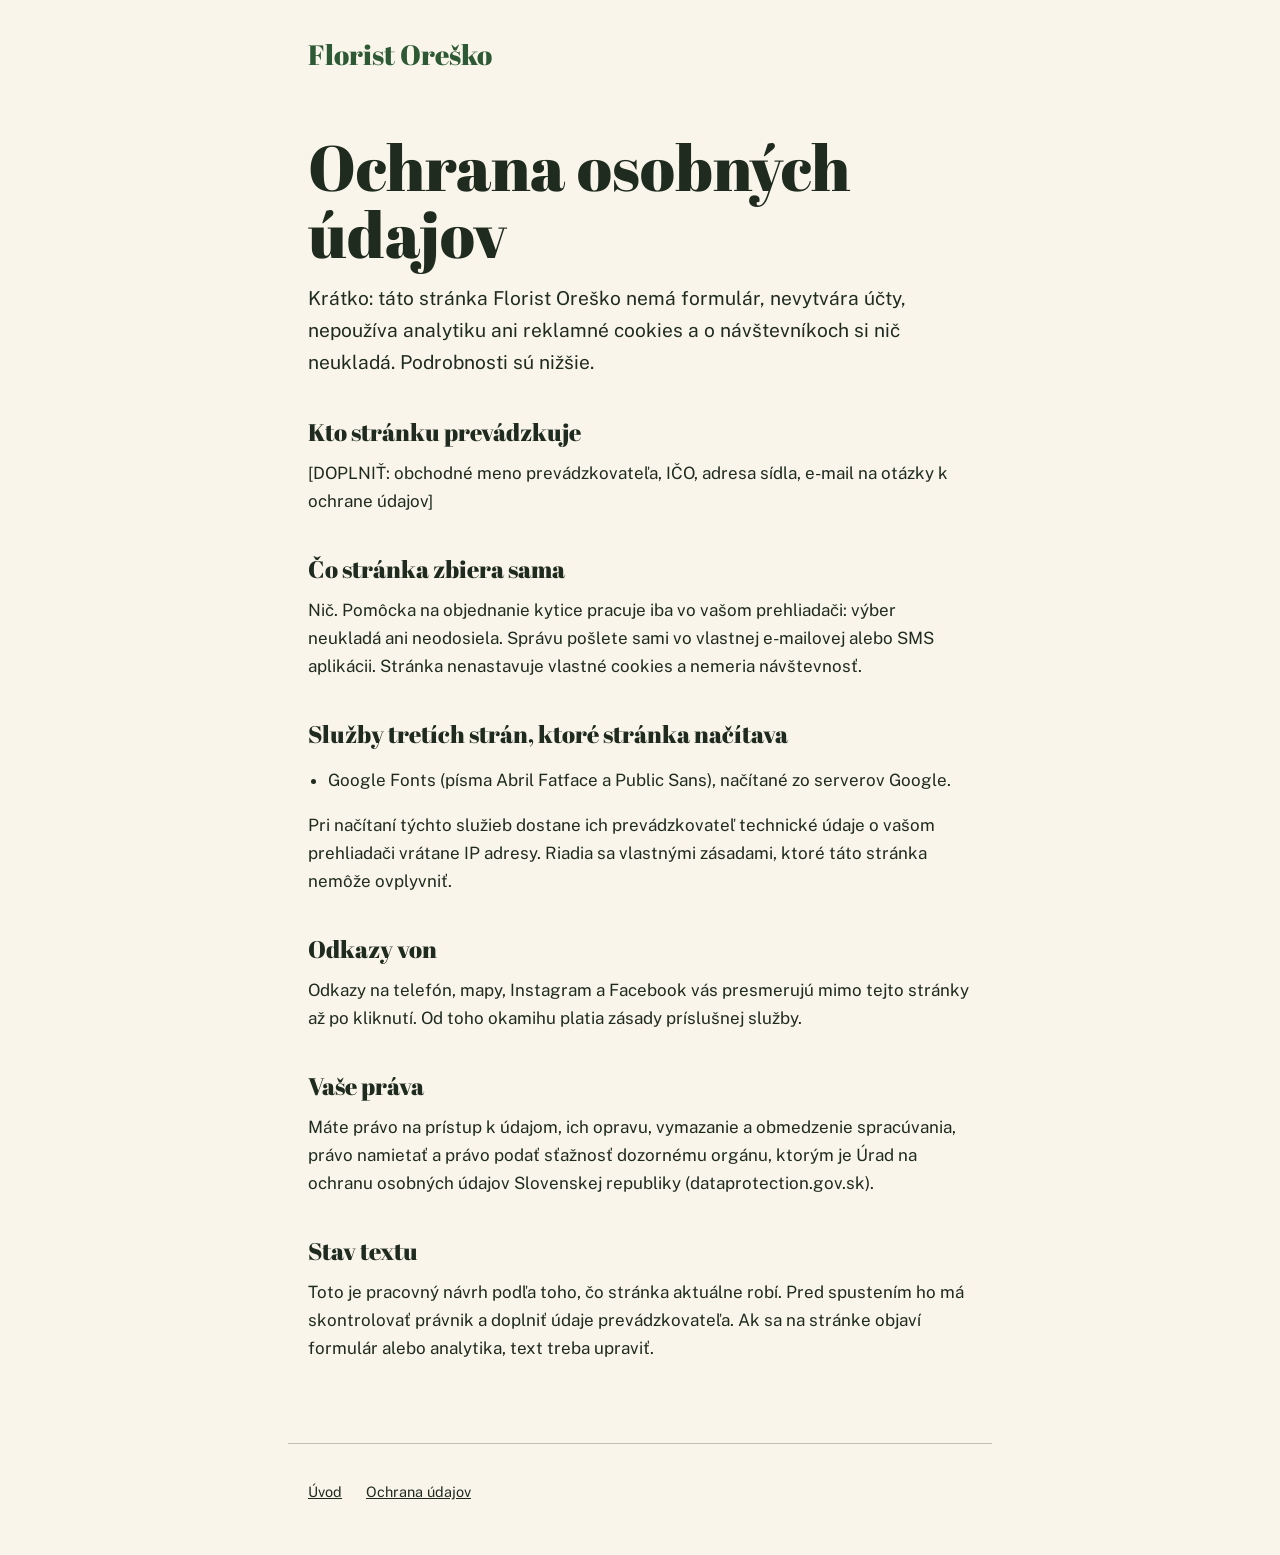
<file: ochrana-udajov.html>
<!doctype html>
<html lang="sk">
<head>
  <meta charset="utf-8">
  <meta name="viewport" content="width=device-width, initial-scale=1">
  <title>Ochrana údajov | Florist Oreško</title>
  <meta name="description" content="Aké údaje spracúva stránka Florist Oreško. Návrh na kontrolu právnikom.">
  <meta name="robots" content="noindex">
  <meta name="theme-color" content="#ead6b0">
  <link rel="icon" href="assets/favicon.svg" type="image/svg+xml">
  <link rel="preconnect" href="https://fonts.googleapis.com">
  <link rel="preconnect" href="https://fonts.gstatic.com" crossorigin>
  <link href="https://fonts.googleapis.com/css2?family=Abril+Fatface&family=Public+Sans:wght@400;500;700&display=swap" rel="stylesheet">
  <link rel="stylesheet" href="style.css">
  <link rel="stylesheet" href="page.css">
</head>
<body class="page-body">
  <main class="page">
    <a class="page-home" href="./">Florist Oreško</a>
    <div class="page-content">
      <h1>Ochrana osobných údajov</h1>
      <p class="page-lead">Krátko: táto stránka Florist Oreško nemá formulár, nevytvára účty, nepoužíva analytiku ani reklamné cookies a o návštevníkoch si nič neukladá. Podrobnosti sú nižšie.</p>

      <h2>Kto stránku prevádzkuje</h2>
      <p>[DOPLNIŤ: obchodné meno prevádzkovateľa, IČO, adresa sídla, e-mail na otázky k ochrane údajov]</p>

      <h2>Čo stránka zbiera sama</h2>
      <p>Nič. Pomôcka na objednanie kytice pracuje iba vo vašom prehliadači: výber neukladá ani neodosiela. Správu pošlete sami vo vlastnej e-mailovej alebo SMS aplikácii. Stránka nenastavuje vlastné cookies a nemeria návštevnosť.</p>

      <h2>Služby tretích strán, ktoré stránka načítava</h2>
      <ul>
        <li>Google Fonts (písma Abril Fatface a Public Sans), načítané zo serverov Google.</li>
      </ul>
      <p>Pri načítaní týchto služieb dostane ich prevádzkovateľ technické údaje o vašom prehliadači vrátane IP adresy. Riadia sa vlastnými zásadami, ktoré táto stránka nemôže ovplyvniť.</p>

      <h2>Odkazy von</h2>
      <p>Odkazy na telefón, mapy, Instagram a Facebook vás presmerujú mimo tejto stránky až po kliknutí. Od toho okamihu platia zásady príslušnej služby.</p>

      <h2>Vaše práva</h2>
      <p>Máte právo na prístup k údajom, ich opravu, vymazanie a obmedzenie spracúvania, právo namietať a právo podať sťažnosť dozornému orgánu, ktorým je Úrad na ochranu osobných údajov Slovenskej republiky (dataprotection.gov.sk).</p>

      <h2>Stav textu</h2>
      <p>Toto je pracovný návrh podľa toho, čo stránka aktuálne robí. Pred spustením ho má skontrolovať právnik a doplniť údaje prevádzkovateľa. Ak sa na stránke objaví formulár alebo analytika, text treba upraviť.</p>

    </div>
  </main>
  <footer class="page-footer">
    <a href="./">Úvod</a>
    <a href="ochrana-udajov.html">Ochrana údajov</a>
  </footer>
</body>
</html>
</file>
<file: style.css>
:root {
  --hero-bg: var(--bg);
  --hero-ink: var(--ink);
  --display-weight: 600;
  --display-leading: 1.02;
  --display-tracking: 0;
  --display-case: none;
  --radius: 8px;
  --radius-button: 6px;
  --space-1: 0.5rem;
  --space-2: 1rem;
  --space-3: 1.5rem;
  --space-4: 2.5rem;
  --space-5: 4rem;
  --space-6: 6rem;
  --gutter: 1.25rem;
  --dock-height: 4.75rem;
  --divider-height: 2.25rem;
  --bg: #faf5ea;
  --bg-alt: #ead6b0;
  --ink: #1f2b1f;
  --ink-muted: #525d4c;
  --accent: #2d5a34;
  --accent-2: #d4382b;
  --on-accent: #ffffff;
  --line: rgba(31, 43, 31, 0.28);
  --hero-bg: #ead6b0;
  --display-weight: 400;
  --display-leading: 1.05;
  --font-display: "Abril Fatface", Georgia, serif;
  --font-body: "Public Sans", "Segoe UI", sans-serif;
  --radius: 3px;
  --radius-button: 3px;
  --art-1: #c4985a;
  --art-2: #d4382b;
  --art-3: #2d5a34;
  --art-4: #fffdf4;
  --art-5: #4a1f1a;
  --art-6: #f2c233;
}

*,
*::before,
*::after {
  box-sizing: border-box;
}

html {
  scroll-behavior: smooth;
  scroll-padding-top: 4.5rem;
}

body {
  margin: 0;
  padding-bottom: var(--dock-height);
  background: var(--bg);
  color: var(--ink);
  font-family: var(--font-body);
  font-size: 1.0625rem;
  line-height: 1.6;
}

svg {
  display: block;
  max-width: 100%;
}

a {
  color: inherit;
}

:focus-visible {
  outline: 3px solid var(--accent);
  outline-offset: 3px;
}

h1,
h2,
h3 {
  margin: 0;
  font-family: var(--font-display);
  font-weight: var(--display-weight);
  line-height: var(--display-leading);
  letter-spacing: var(--display-tracking);
  text-transform: var(--display-case);
}

h1 {
  font-size: clamp(2.5rem, 9.5vw, 5.25rem);
}

h2 {
  font-size: clamp(2.1rem, 7vw, 3.75rem);
}

p {
  margin: 0 0 1em;
}

.skip-link {
  position: absolute;
  left: var(--gutter);
  top: -4rem;
  z-index: 20;
  padding: 0.75rem 1rem;
  background: var(--accent);
  color: var(--on-accent);
}

.skip-link:focus {
  top: 0.75rem;
}

.topbar {
  display: flex;
  flex-wrap: wrap;
  align-items: center;
  justify-content: space-between;
  gap: 0.25rem var(--space-3);
  padding: 0.5rem var(--gutter);
  background: var(--hero-bg);
  color: var(--hero-ink);
}

.brand {
  display: inline-flex;
  align-items: center;
  gap: 0.6rem;
  min-height: 2.75rem;
  font-family: var(--font-display);
  font-size: var(--brand-size, 1.5rem);
  font-weight: var(--display-weight);
  letter-spacing: var(--display-tracking);
  text-transform: var(--display-case);
  text-decoration: none;
}

.brand-mark {
  flex: none;
  width: 1.9rem;
  height: 1.9rem;
}

.topbar-nav {
  display: flex;
  align-items: center;
  gap: var(--space-2);
  font-size: 0.98rem;
  font-weight: 500;
}

.topbar-nav a:not(.button) {
  display: inline-block;
  padding: 0.7rem 0.15rem;
  text-decoration: none;
}

.topbar-nav a:not(.button):hover {
  text-decoration: underline;
  text-underline-offset: 0.25em;
}

.topbar-nav .topbar-cta {
  display: none;
  min-height: 2.75rem;
}

.button {
  display: inline-flex;
  align-items: center;
  justify-content: center;
  min-height: 3.25rem;
  padding: 0.75rem var(--space-3);
  border: 2px solid var(--accent);
  border-radius: var(--radius-button);
  background: var(--accent);
  color: var(--on-accent);
  font-family: var(--font-body);
  font-weight: 700;
  text-decoration: none;
  text-align: center;
  transition: background-color 0.2s, color 0.2s, border-color 0.2s;
}

.button:hover {
  background: transparent;
  color: inherit;
}

.button-ghost {
  background: transparent;
  border-color: currentColor;
  color: inherit;
}

.button-ghost:hover {
  background: var(--accent);
  border-color: var(--accent);
  color: var(--on-accent);
}

.actions {
  display: flex;
  flex-wrap: wrap;
  gap: 0.75rem;
}

.hero {
  display: grid;
  gap: var(--space-3);
  align-items: center;
  padding: var(--space-2) var(--gutter) var(--space-5);
  background: var(--hero-bg);
  color: var(--hero-ink);
}

.hero-art {
  order: -1;
  justify-self: center;
}

.hero-art svg {
  width: auto;
  height: min(15rem, 32svh);
  max-width: 100%;
}

.hero-kicker {
  margin: 0 0 var(--space-2);
  font-size: 0.82rem;
  font-weight: 700;
  letter-spacing: 0.16em;
  text-transform: uppercase;
  opacity: 0.8;
}

.hero-lede {
  max-width: 30rem;
  margin: var(--space-2) 0;
  font-size: 1.18rem;
  line-height: 1.5;
}

.hero-rating {
  margin: 0 0 var(--space-3);
  font-size: 0.95rem;
  opacity: 0.85;
}

.hero-rating strong {
  font-family: var(--font-display);
  font-size: 1.35rem;
}

.hero .actions {
  display: none;
}

.hero--center {
  text-align: center;
}

.hero--center .hero-lede {
  margin-inline: auto;
}

.hero--center .actions {
  justify-content: center;
}

.divider {
  height: var(--divider-height);
  background: var(--bg) url("assets/motif.svg") repeat-x center / auto 100%;
}

.section-inner {
  max-width: 72rem;
  margin: 0 auto;
  padding: var(--space-5) var(--gutter);
}

.offer-intro {
  max-width: 34rem;
  margin: var(--space-2) 0 0;
  color: var(--ink-muted);
}

.offer-list {
  margin: var(--space-4) 0 0;
  padding: 0;
  list-style: none;
}

.offer-name {
  font-family: var(--font-display);
  font-weight: var(--display-weight);
  font-size: 1.6rem;
  line-height: 1.15;
  text-transform: var(--display-case);
  letter-spacing: var(--display-tracking);
}

.placeholder {
  border-bottom: 1px dashed currentColor;
  color: var(--ink-muted);
  font-family: var(--font-body);
  font-size: 0.92rem;
  font-weight: 400;
  letter-spacing: 0;
  text-transform: none;
}

.offer--menu .offer-list li {
  display: flex;
  align-items: baseline;
  gap: 0.75rem;
  padding: 0.9rem 0;
}

.offer--menu .offer-gap {
  flex: 1;
  min-width: 1rem;
  border-bottom: 2px dotted var(--line);
}

.offer--menu .offer-list {
  max-width: 44rem;
}

.offer--numbered .offer-list {
  counter-reset: item;
  border-top: 1px solid var(--line);
}

.offer--numbered .offer-list li {
  display: grid;
  grid-template-columns: 3.25rem 1fr;
  align-items: baseline;
  column-gap: var(--space-2);
  padding: var(--space-3) 0;
  border-bottom: 1px solid var(--line);
  counter-increment: item;
}

.offer--numbered .offer-list li::before {
  content: counter(item, decimal-leading-zero);
  grid-row: span 2;
  color: var(--accent-2);
  font-family: var(--font-display);
  font-size: 1.6rem;
}

.offer--numbered .offer-name {
  font-size: clamp(1.8rem, 5vw, 2.6rem);
}

.offer--numbered .placeholder {
  grid-column: 2;
  justify-self: start;
  margin-top: 0.35rem;
}

.offer--numbered .offer-gap,
.offer--tiles .offer-gap,
.offer--chips .offer-gap {
  display: none;
}

.offer--tiles .offer-list {
  display: grid;
  gap: var(--space-2);
}

.offer--tiles .offer-list li {
  padding: var(--space-3);
  border: 1px solid var(--line);
  border-top: 6px solid var(--accent);
  border-radius: var(--radius);
  background: var(--bg-alt);
}

.offer--tiles .offer-list li:nth-child(even) {
  border-top-color: var(--accent-2);
}

.offer--tiles .offer-name,
.offer--tiles .placeholder {
  display: block;
}

.offer--tiles .placeholder {
  display: inline-block;
  margin-top: 0.5rem;
}

.offer--chalk .section-inner {
  max-width: 60rem;
}

.offer--chalk .offer-board {
  margin-top: var(--space-4);
  padding: var(--space-3);
  border: 8px solid var(--board-frame);
  border-radius: var(--radius);
  background: var(--board-bg);
  color: var(--board-ink);
}

.offer--chalk .offer-list {
  margin: 0;
}

.offer--chalk .offer-list li {
  display: flex;
  align-items: baseline;
  gap: 0.75rem;
  padding: 0.8rem 0;
  border-bottom: 1px dashed rgba(255, 255, 255, 0.35);
}

.offer--chalk .offer-list li:last-child {
  border-bottom: 0;
}

.offer--chalk .offer-gap {
  flex: 1;
}

.offer--chalk .placeholder {
  color: inherit;
  opacity: 0.8;
}

.offer--chips .offer-list {
  display: flex;
  flex-wrap: wrap;
  gap: 0.75rem;
}

.offer--chips .offer-list li {
  display: flex;
  flex-direction: column;
  gap: 0.25rem;
  padding: 0.9rem 1.25rem;
  border: 2px solid var(--ink);
  border-radius: var(--radius);
}

.offer--chips .offer-list li:nth-child(3n + 2) {
  background: var(--accent);
  border-color: var(--accent);
  color: var(--on-accent);
}

.offer--chips .offer-list li:nth-child(3n + 2) .placeholder {
  color: inherit;
}

.visit {
  background: var(--bg-alt);
}

.visit-grid {
  display: grid;
  gap: var(--space-4);
  margin-top: var(--space-4);
}

.label {
  display: block;
  margin-bottom: 0.5rem;
  color: var(--ink-muted);
  font-size: 0.8rem;
  font-weight: 700;
  letter-spacing: 0.16em;
  text-transform: uppercase;
}

.visit address {
  font-style: normal;
}

.visit address p {
  margin-bottom: 0.25rem;
}

.visit p a,
.contact-links a {
  display: inline-block;
  padding: 0.55rem 0;
  font-weight: 600;
}

.visit p a {
  padding: 0.55rem 0;
}

.visit-rating strong {
  font-family: var(--font-display);
  font-size: 2.5rem;
  line-height: 1;
}

.map {
  display: block;
  width: 100%;
  height: 20rem;
  margin-top: var(--space-4);
  border: 0;
  border-radius: var(--radius);
}

.footer {
  padding: var(--space-3) var(--gutter) var(--space-4);
  background: var(--footer-bg, var(--ink));
  color: var(--footer-ink, var(--bg));
  font-size: 0.9rem;
}

.footer-links {
  display: flex;
  flex-wrap: wrap;
  gap: var(--space-3);
  margin: 0;
}

.footer-links a {
  display: inline-block;
  padding: 0.7rem 0;
}

.footer-note {
  margin: var(--space-1) 0 0;
  opacity: 0.8;
}

.dock {
  position: fixed;
  inset: auto 0 0 0;
  z-index: 15;
  display: grid;
  grid-template-columns: 1.4fr 1fr;
  gap: 0.75rem;
  padding: 0.75rem var(--gutter) calc(0.75rem + env(safe-area-inset-bottom));
  background: var(--footer-bg, var(--ink));
  color: var(--footer-ink, var(--bg));
  border-top: 1px solid var(--line);
}

@media (min-width: 48rem) {
  :root {
    --gutter: 3rem;
  }

  body {
    padding-bottom: 0;
  }

  .dock {
    display: none;
  }

  .topbar {
    padding-block: 0.75rem;
  }

  .topbar-nav .topbar-cta {
    display: inline-flex;
  }

  .hero {
    grid-template-columns: minmax(0, 1.1fr) minmax(0, 0.9fr);
    gap: var(--space-5);
    min-height: min(44rem, calc(100svh - 4.5rem));
    padding-top: var(--space-4);
  }

  .hero--center {
    grid-template-columns: minmax(0, 1fr);
    gap: var(--space-4);
    align-content: center;
  }

  .hero--center .hero-art {
    order: 0;
  }

  .hero-art {
    order: 0;
    justify-self: end;
  }

  .hero--reverse .hero-art {
    order: -1;
    justify-self: start;
  }

  .hero-art svg {
    height: min(34rem, 68svh);
  }

  .hero--center .hero-art svg {
    height: min(21rem, 36svh);
  }

  .hero .actions {
    display: flex;
  }

  .offer--tiles .offer-list {
    grid-template-columns: repeat(3, 1fr);
  }

  .visit-grid {
    grid-template-columns: repeat(3, 1fr);
    gap: var(--space-5);
  }
}

@media (min-width: 75rem) {
  :root {
    --gutter: max(4rem, calc((100vw - 76rem) / 2));
  }
}

@media (prefers-reduced-motion: reduce) {
  html {
    scroll-behavior: auto;
  }

  .button {
    transition: none;
  }
}

.hero-banner {
  grid-column: 1 / -1;
  order: -2;
  margin: calc(var(--space-2) * -1) calc(var(--gutter) * -1) 0;
}

.hero-banner {
  align-self: start;
}

.hero:has(.hero-banner) {
  align-content: start;
}

.hero-banner svg {
  display: block;
  width: 100%;
  height: auto;
}

.hero-art {
  position: relative;
}

.idea-hint {
  margin: var(--space-1) 0 0;
  font-size: 0.85rem;
  text-align: center;
  opacity: 0.75;
}

.controls {
  display: flex;
  flex-wrap: wrap;
  justify-content: center;
  gap: 0.5rem;
  margin-top: var(--space-2);
}

.control {
  min-height: 2.75rem;
  padding: 0.5rem 1rem;
  border: 2px solid currentColor;
  border-radius: var(--radius-button);
  background: transparent;
  color: inherit;
  font: inherit;
  font-size: 0.95rem;
  font-weight: 600;
  cursor: pointer;
  transition: background-color 0.2s, color 0.2s, border-color 0.2s;
}

.control:hover,
.control[aria-pressed="true"] {
  background: var(--accent);
  border-color: var(--accent);
  color: var(--on-accent);
}

@media (prefers-reduced-motion: reduce) {
  *,
  *::before,
  *::after {
    transition: none !important;
    animation: none !important;
  }

  .control[data-replay] {
    display: none;
  }
}

.art [role="button"],
.art a {
  cursor: pointer;
}

.art [role="button"]:focus-visible,
.art a:focus-visible {
  outline: 3px solid var(--accent);
  outline-offset: 4px;
}

.block {
  --s-bg: var(--bg);
  --s-ink: var(--ink);
  --s-muted: var(--ink-muted);
  --s-line: var(--line);
  --s-accent: var(--accent);
  --s-on-accent: var(--on-accent);
  position: relative;
  background: var(--s-bg);
  color: var(--s-ink);
}

.tone-alt {
  --s-bg: var(--bg-alt);
}

.tone-ink {
  --s-bg: var(--ink);
  --s-ink: var(--bg);
  --s-muted: color-mix(in srgb, var(--bg) 76%, var(--ink));
  --s-line: color-mix(in srgb, var(--bg) 26%, transparent);
  --s-accent: var(--tone-ink-accent, color-mix(in srgb, var(--accent) 55%, var(--bg)));
  --s-on-accent: var(--ink);
}

.tone-accent {
  --s-bg: var(--accent);
  --s-ink: var(--on-accent);
  --s-muted: var(--on-accent);
  --s-line: color-mix(in srgb, var(--on-accent) 36%, transparent);
  --s-accent: var(--on-accent);
  --s-on-accent: var(--accent);
}

.block-inner {
  padding: var(--space-5) var(--gutter);
}

.block-title {
  max-width: 18ch;
  font-size: clamp(2.3rem, 6.4vw, 4.75rem);
}

.block-lead {
  max-width: 38rem;
  margin: var(--space-2) 0 0;
  color: var(--s-muted);
  font-size: 1.16rem;
  line-height: 1.5;
}

.block-lead:empty {
  display: none;
}

.block-note {
  max-width: 38rem;
  margin: var(--space-3) 0 0;
  color: var(--s-muted);
  font-size: 0.9rem;
}

.block .button {
  border-color: var(--s-accent);
  background: var(--s-accent);
  color: var(--s-on-accent);
}

.block .button:hover {
  background: transparent;
  color: var(--s-ink);
}

.block .button-ghost {
  border-color: currentColor;
  background: transparent;
  color: var(--s-ink);
}

.block .button-ghost:hover {
  border-color: var(--s-accent);
  background: var(--s-accent);
  color: var(--s-on-accent);
}

.statement-text {
  max-width: 24ch;
  margin: 0;
  font-family: var(--font-display);
  font-size: clamp(2.2rem, 6.6vw, 5.4rem);
  font-weight: var(--display-weight);
  line-height: 1.04;
  letter-spacing: var(--display-tracking);
  text-transform: var(--display-case);
}

.statement-text em {
  color: var(--s-accent);
  font-style: normal;
}

.statement-facts {
  display: grid;
  gap: var(--space-3);
  margin: var(--space-4) 0 0;
  padding: var(--space-3) 0 0;
  border-top: 1px solid var(--s-line);
}

.statement-facts dt {
  margin-bottom: 0.25rem;
  color: var(--s-muted);
  font-size: 0.8rem;
  font-weight: 700;
  letter-spacing: 0.14em;
  text-transform: uppercase;
}

.statement-facts dd {
  margin: 0;
  font-family: var(--font-display);
  font-size: clamp(1.35rem, 3vw, 1.85rem);
  font-weight: var(--display-weight);
  line-height: 1.15;
}

.rows {
  margin: var(--space-4) 0 0;
  padding: 0;
  list-style: none;
  border-top: 1px solid var(--s-line);
}

.row {
  display: grid;
  gap: var(--space-1);
  padding: var(--space-3) 0;
  border-bottom: 1px solid var(--s-line);
}

.row-name {
  font-family: var(--font-display);
  font-size: clamp(1.75rem, 4.6vw, 3rem);
  font-weight: var(--display-weight);
  line-height: 1.06;
  letter-spacing: var(--display-tracking);
  text-transform: var(--display-case);
}

.row-text {
  max-width: 34rem;
  margin: 0;
  color: var(--s-muted);
}

.steps {
  display: grid;
  gap: var(--space-4);
  margin: var(--space-4) 0 0;
  padding: 0;
  list-style: none;
  counter-reset: step;
}

.step {
  position: relative;
  padding-left: 3.75rem;
  counter-increment: step;
}

.step::before {
  content: counter(step);
  position: absolute;
  top: -0.2rem;
  left: 0;
  display: grid;
  place-items: center;
  width: 2.75rem;
  height: 2.75rem;
  border-radius: var(--radius);
  background: var(--s-accent);
  color: var(--s-on-accent);
  font-family: var(--font-display);
  font-size: 1.35rem;
  font-weight: var(--display-weight);
}

.step-art {
  width: 100%;
  max-width: 13rem;
  margin-bottom: var(--space-2);
}

.step-title {
  font-size: 1.5rem;
  line-height: 1.15;
}

.step-text {
  margin: 0.4rem 0 0;
  color: var(--s-muted);
}

.week-head {
  display: grid;
  gap: var(--space-3);
}

.week-status {
  display: inline-flex;
  align-items: center;
  gap: 0.6rem;
  margin: 0;
  font-weight: 700;
}

.week-status::before {
  content: "";
  width: 0.7rem;
  height: 0.7rem;
  border-radius: 50%;
  background: var(--s-muted);
}

.week-status[data-open="true"]::before {
  background: var(--s-accent);
}

.week {
  margin: var(--space-4) 0 0;
  padding: 0;
  list-style: none;
}

.week-day {
  display: grid;
  grid-template-columns: 2.5rem minmax(0, 1fr) auto;
  align-items: center;
  gap: var(--space-2);
  min-height: 3rem;
  border-top: 1px solid var(--s-line);
}

.week-day.is-today {
  font-weight: 700;
}

.week-track {
  position: relative;
  height: 0.75rem;
  border-radius: 2px;
  background: color-mix(in srgb, var(--s-ink) 9%, transparent);
}

.week-bar {
  position: absolute;
  top: 0;
  bottom: 0;
  left: var(--from);
  width: var(--span);
  border-radius: 2px;
  background: color-mix(in srgb, var(--s-accent) 62%, var(--s-bg));
}

.week-day.is-today .week-bar {
  background: var(--s-accent);
}

.week-time {
  min-width: 6.4rem;
  font-variant-numeric: tabular-nums;
  text-align: right;
}

.notes {
  display: grid;
  gap: 0;
  margin: var(--space-4) 0 0;
  padding: 0;
  list-style: none;
  border-top: 1px solid var(--s-line);
}

.note {
  display: grid;
  gap: 0.2rem;
  padding: var(--space-2) 0;
  border-bottom: 1px solid var(--s-line);
}

.note-title {
  font-weight: 700;
}

.note-text {
  margin: 0;
  color: var(--s-muted);
}

.note-text a {
  display: inline-block;
  padding: 0.65rem 0;
  color: var(--s-ink);
  font-weight: 700;
}

.place-grid {
  display: grid;
}

.place-map {
  position: relative;
  min-height: 21rem;
  overflow: hidden;
  background: var(--bg-alt);
}

.street-map {
  position: absolute;
  inset: 0;
  width: 100%;
  height: 100%;
  max-width: none;
}

.map-street {
  font-family: var(--font-body);
  font-size: 15px;
  font-weight: 600;
  letter-spacing: 0.03em;
  paint-order: stroke;
  stroke: var(--bg);
  stroke-width: 4px;
  stroke-linejoin: round;
}

.map-pin-label {
  font-family: var(--font-display);
  font-size: 24px;
  font-weight: var(--display-weight);
  paint-order: stroke;
  stroke: var(--bg);
  stroke-width: 6px;
  stroke-linejoin: round;
}

.place-credit {
  position: absolute;
  right: 0;
  bottom: 0;
  z-index: 1;
  padding: 0.15rem 0.5rem;
  background: color-mix(in srgb, var(--s-bg) 82%, transparent);
  font-size: 0.72rem;
}

.place-copy {
  padding: var(--space-5) var(--gutter);
}

.place-copy .block-title {
  font-size: clamp(2rem, 3.6vw, 3.25rem);
}

.block-title,
.statement-text,
.closing-title,
.row-name,
.step-title {
  overflow-wrap: break-word;
  hyphens: auto;
}

.place-address {
  margin: var(--space-3) 0 0;
  font-style: normal;
  font-size: 1.2rem;
  line-height: 1.4;
}

.place-text {
  max-width: 30rem;
  margin: var(--space-2) 0 0;
  color: var(--s-muted);
}

.place-links {
  display: grid;
  justify-items: start;
  gap: 0.15rem;
  margin: var(--space-3) 0 0;
  padding: 0;
  list-style: none;
}

.place-links a {
  display: inline-block;
  padding: 0.6rem 0;
  font-weight: 700;
}

.photo-band {
  margin: 0;
}

.photo-band img {
  display: block;
  width: 100%;
  height: clamp(20rem, 62vw, 40rem);
  object-fit: cover;
}

.photo-band figcaption {
  padding: var(--space-1) var(--gutter);
  background: var(--s-bg);
  color: var(--s-muted);
  font-size: 0.8rem;
}

.closing-grid {
  display: grid;
  gap: var(--space-4);
}

.closing-title {
  max-width: 14ch;
  font-size: clamp(2.6rem, 8.6vw, 6.5rem);
}

.closing-score {
  margin: 0;
}

.closing-score strong {
  display: block;
  margin-bottom: 0.4rem;
  font-variant-numeric: lining-nums;
  font-family: var(--font-display);
  font-size: clamp(4rem, 13vw, 8.5rem);
  font-weight: var(--display-weight);
  line-height: 1;
}

.closing .actions {
  margin-top: var(--space-3);
}

.topbar-nav a:not(.button) {
  white-space: nowrap;
}

.dock {
  grid-template-columns: 1.9fr 1fr;
}

.dock .button {
  padding-inline: 0.5rem;
  font-size: clamp(0.84rem, 3.9vw, 0.98rem);
  line-height: 1.15;
}

@media (max-width: 47.99rem) {
  .topbar {
    flex-wrap: nowrap;
    gap: 0.75rem;
  }

  .brand {
    min-width: 0;
    white-space: nowrap;
  }

  .topbar-nav {
    gap: 0.7rem;
    font-size: 0.9rem;
  }

  .topbar-nav a:not(.button):nth-of-type(n + 3) {
    display: none;
  }
}

@media (min-width: 48rem) {
  .block-inner {
    padding-block: var(--space-6);
  }

  .statement-facts {
    grid-template-columns: repeat(auto-fit, minmax(11rem, 1fr));
    gap: var(--space-4);
  }

  .row {
    grid-template-columns: minmax(0, 1fr) minmax(0, 1fr);
    align-items: baseline;
    gap: var(--space-4);
  }

  .steps {
    grid-template-columns: repeat(var(--step-count, 3), minmax(0, 1fr));
    gap: var(--space-3);
  }

  .step {
    padding-left: 0;
    padding-top: 3.75rem;
  }

  .week-head {
    grid-template-columns: minmax(0, 1fr) auto;
    align-items: end;
  }

  .notes {
    grid-template-columns: repeat(2, minmax(0, 1fr));
    column-gap: var(--space-5);
  }

  .place-grid {
    grid-template-columns: minmax(0, 1.5fr) minmax(0, 1fr);
    min-height: 40rem;
  }

  .place-grid--flip .place-map {
    order: 1;
  }

  .place-copy {
    align-self: center;
    padding-left: var(--space-5);
  }

  .place-grid--flip .place-copy {
    padding-right: var(--space-5);
    padding-left: var(--gutter);
  }

  .closing-grid {
    grid-template-columns: minmax(0, 1fr) auto;
    align-items: end;
  }
}

.bouquet-form {
  display: grid;
  gap: var(--space-4);
  margin-top: var(--space-4);
}

.bouquet-fields {
  display: grid;
  gap: var(--space-3);
  min-width: 0;
}

.bouquet-form fieldset {
  min-width: 0;
  margin: 0;
  padding: 0;
  border: 0;
}

.bouquet-form legend,
.bouquet-label {
  display: block;
  margin-bottom: 0.6rem;
  padding: 0;
  font-weight: 700;
}

.choice-row {
  display: flex;
  flex-wrap: wrap;
  gap: 0.5rem;
}

.choice input {
  position: absolute;
  opacity: 0;
}

.choice span {
  display: inline-flex;
  align-items: center;
  min-height: 2.75rem;
  padding: 0.4rem 0.95rem;
  border: 2px solid var(--s-line);
  border-radius: var(--radius-button);
  cursor: pointer;
}

.choice input:checked + span {
  border-color: var(--s-accent);
  background: var(--s-accent);
  color: var(--s-on-accent);
}

.choice input:focus-visible + span {
  outline: 3px solid var(--s-accent);
  outline-offset: 2px;
}

.bouquet-when {
  width: 100%;
  min-height: 3rem;
  padding: 0.6rem 0.8rem;
  border: 2px solid var(--s-line);
  border-radius: var(--radius-button);
  background: transparent;
  color: inherit;
  font: inherit;
}

.bouquet-result {
  align-self: start;
  padding: var(--space-3);
  border: 2px solid var(--s-ink);
  border-radius: var(--radius);
}

.bouquet-text {
  display: block;
  min-height: 8.5rem;
  margin-bottom: var(--space-2);
  font-family: var(--font-display);
  font-size: 1.4rem;
  line-height: 1.3;
}

.bouquet-note {
  margin: var(--space-2) 0 0;
  color: var(--s-muted);
  font-size: 0.88rem;
}

@media (min-width: 48rem) {
  .bouquet-form {
    grid-template-columns: minmax(0, 1.2fr) minmax(0, 1fr);
  }
}
.fa1{fill:var(--art-1)}
.sa1{stroke:var(--art-1);fill:none}
.fa2{fill:var(--art-2)}
.sa2{stroke:var(--art-2);fill:none}
.fa3{fill:var(--art-3)}
.sa3{stroke:var(--art-3);fill:none}
.fa4{fill:var(--art-4)}
.sa4{stroke:var(--art-4);fill:none}
.fa5{fill:var(--art-5)}
.sa5{stroke:var(--art-5);fill:none}
.fa6{fill:var(--art-6)}
.sa6{stroke:var(--art-6);fill:none}
.fn{fill:none}
.fb{fill:var(--hero-bg)}
.art-text{font-family:var(--font-display);font-weight:var(--display-weight)}
.art{stroke-linecap:round;stroke-linejoin:round}
.bouquet .part {
  transform-box: fill-box;
  transform-origin: center bottom;
  transition: transform 0.5s cubic-bezier(0.3, 0.9, 0.3, 1.2), opacity 0.4s;
}

.bouquet .part.is-out {
  opacity: 0;
  transform: translateY(30px) scale(0.6);
}
</file>
<file: page.css>
:root {
  --page-bg: var(--bg);
  --page-ink: var(--ink);
  --page-accent: var(--accent);
  --page-accent-ink: var(--on-accent);
  --page-line: var(--line);
  --page-display-font: var(--font-display);
  --page-body-font: var(--font-body);
}

.page-body {
  min-height: 100vh;
  padding-bottom: 0;
  background: var(--page-bg);
  color: var(--page-ink);
  font-family: var(--page-body-font);
}

.page {
  max-width: 44rem;
  margin: 0 auto;
  padding: 1.5rem 1.25rem 4rem;
}

.page-home {
  display: inline-block;
  margin-bottom: 3rem;
  padding: 0.5rem 0;
  color: var(--page-accent);
  font-family: var(--page-display-font);
  font-size: 1.75rem;
  text-decoration: none;
}

.page-content h1 {
  margin-bottom: 1rem;
  font-family: var(--page-display-font);
  font-size: clamp(2.5rem, 8vw, 4rem);
  line-height: 1.05;
}

.page-content h2 {
  margin: 2.5rem 0 0.75rem;
  font-family: var(--page-display-font);
  font-size: 1.5rem;
  line-height: 1.2;
}

.page-content p,
.page-content li {
  line-height: 1.65;
}

.page-content ul {
  padding-left: 1.25rem;
}

.page-lead {
  font-size: 1.2rem;
}

.page-code {
  margin: 0;
  color: var(--page-accent);
  font-family: var(--page-display-font);
  font-size: clamp(5rem, 24vw, 10rem);
  line-height: 1;
}

.page-button {
  display: inline-flex;
  align-items: center;
  min-height: 3.25rem;
  padding: 0.75rem 1.5rem;
  background: var(--page-accent);
  color: var(--page-accent-ink);
  font-weight: 700;
  text-decoration: none;
}

.page-button:hover {
  background: var(--page-ink);
}

.page-content a:not(.page-button) {
  text-decoration-color: var(--page-accent);
  text-underline-offset: 0.2em;
}

.page-footer {
  display: flex;
  gap: 1.5rem;
  max-width: 44rem;
  margin: 0 auto;
  padding: 1.5rem 1.25rem 2.5rem;
  border-top: 1px solid var(--page-line);
  font-size: 0.9rem;
}

.page-footer a {
  display: inline-block;
  padding: 0.75rem 0;
}

.page-content p a:not(.page-button) {
  display: inline-block;
  padding: 0.5rem 0;
}
</file>
